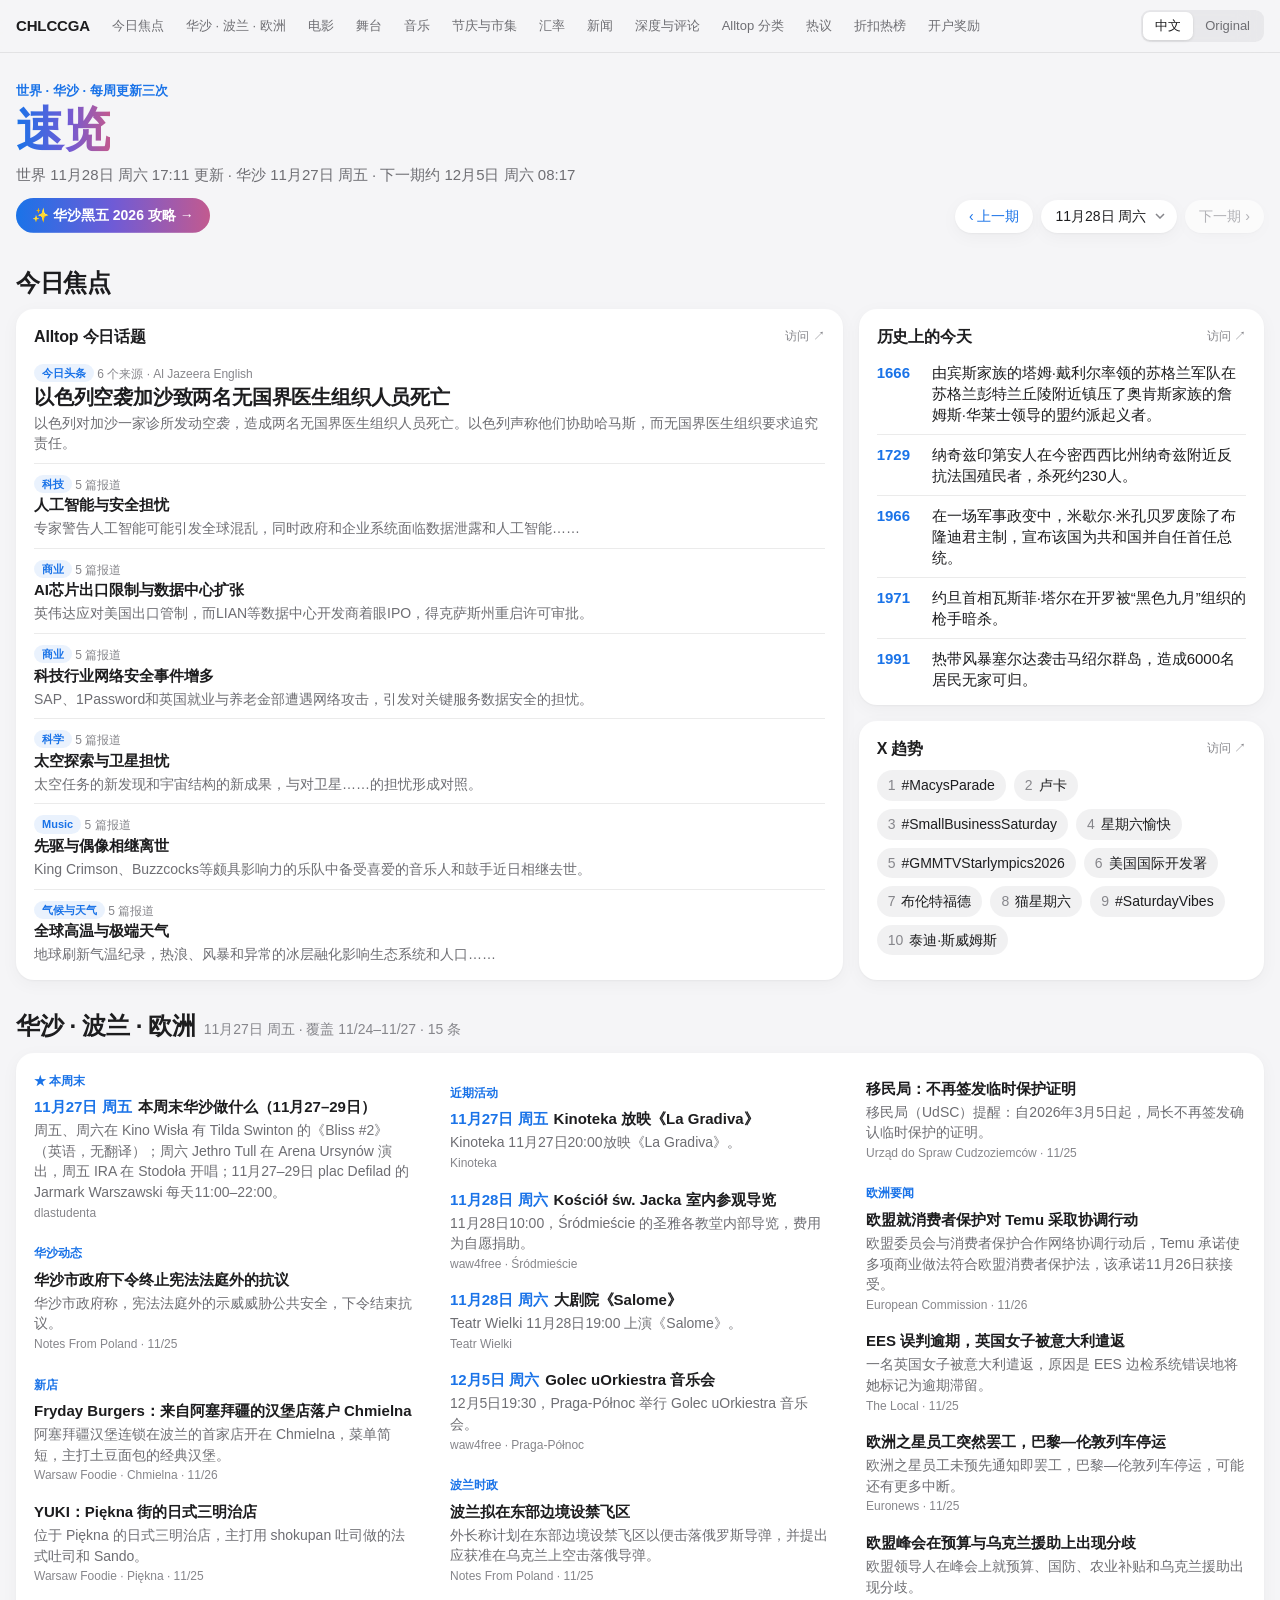
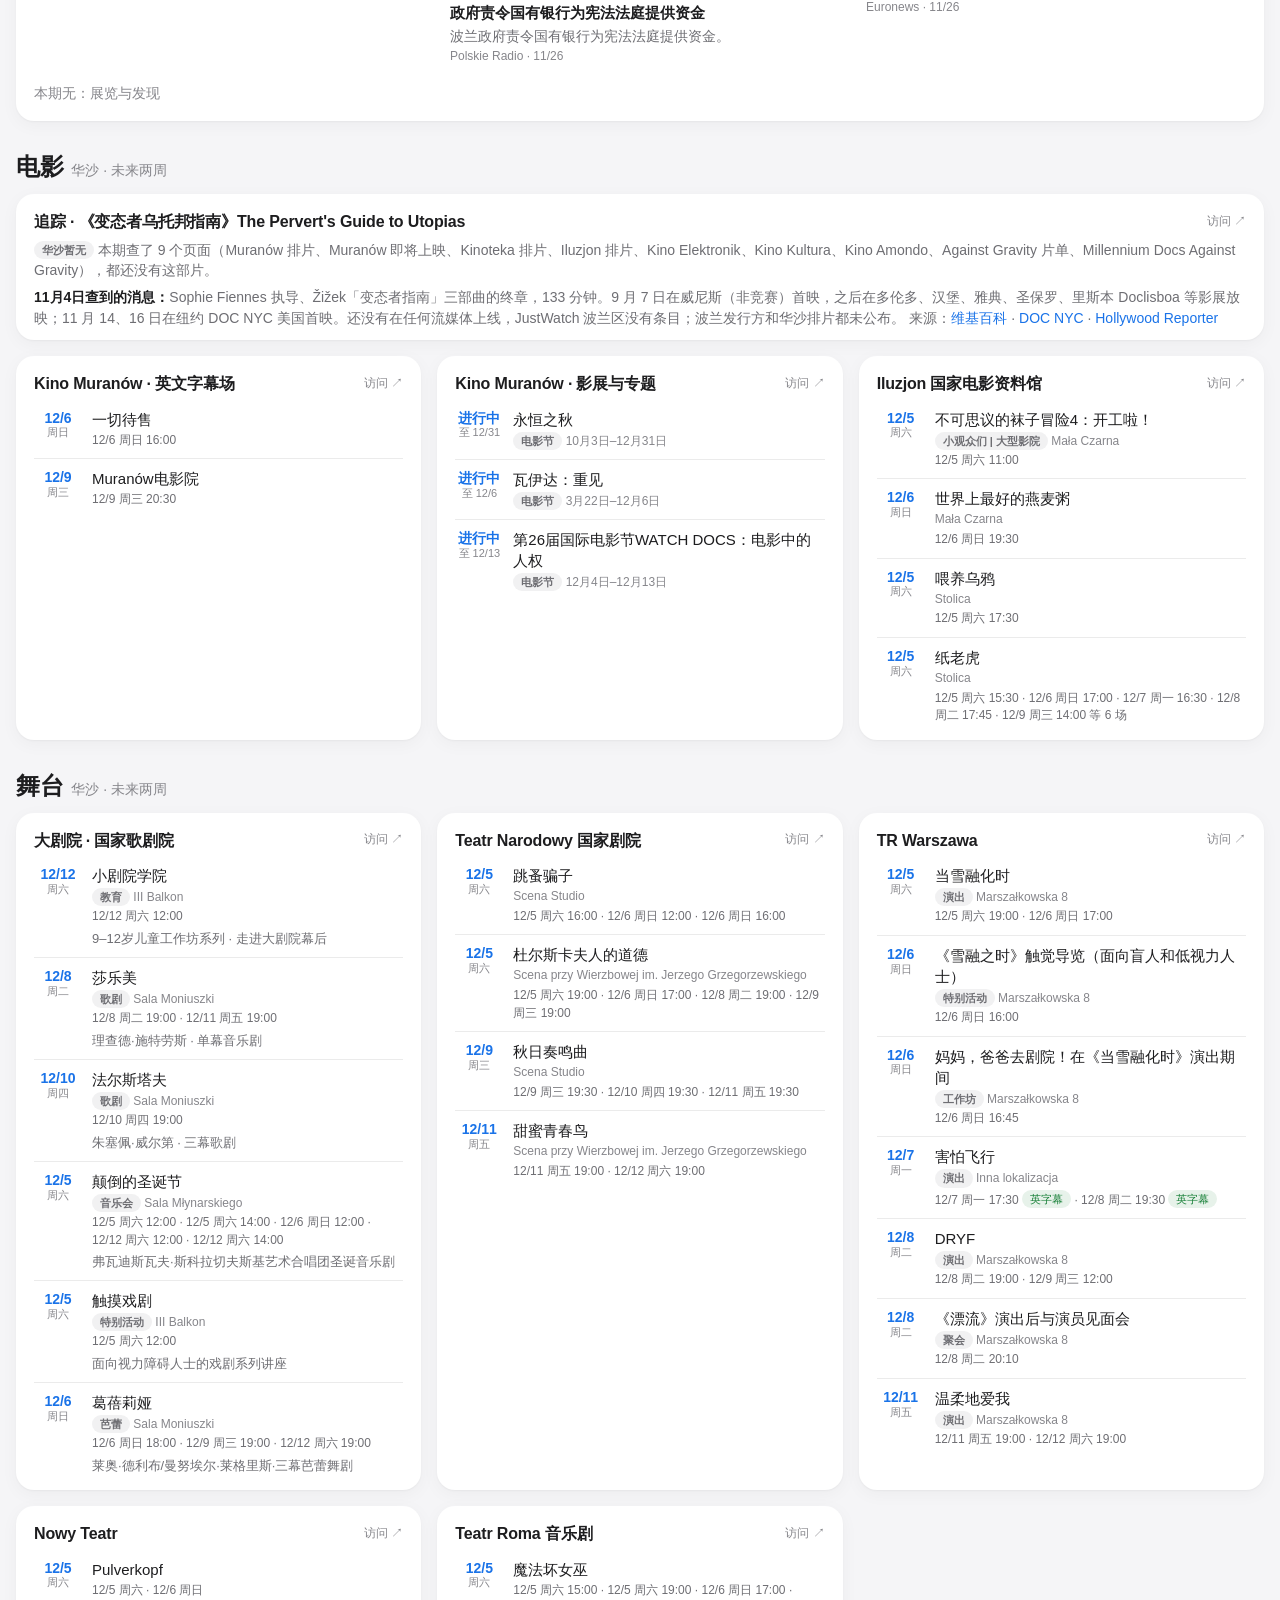
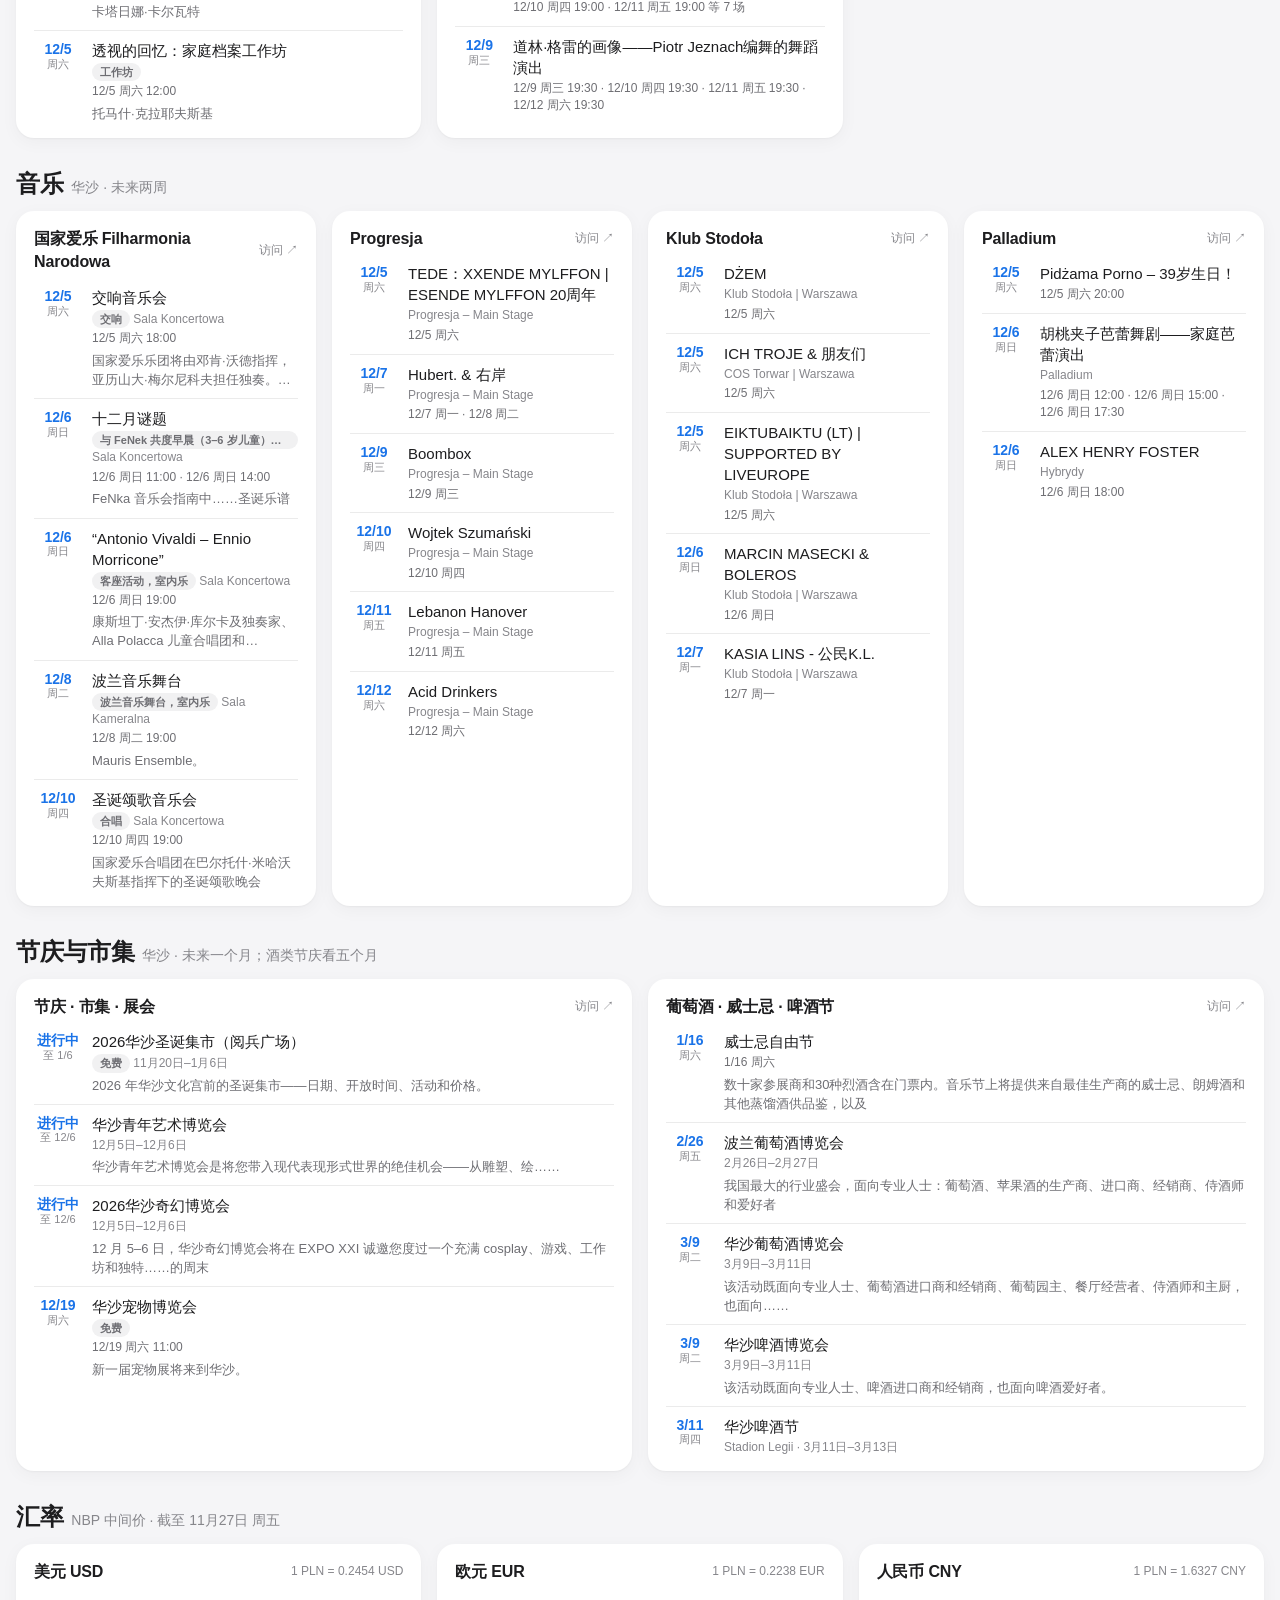
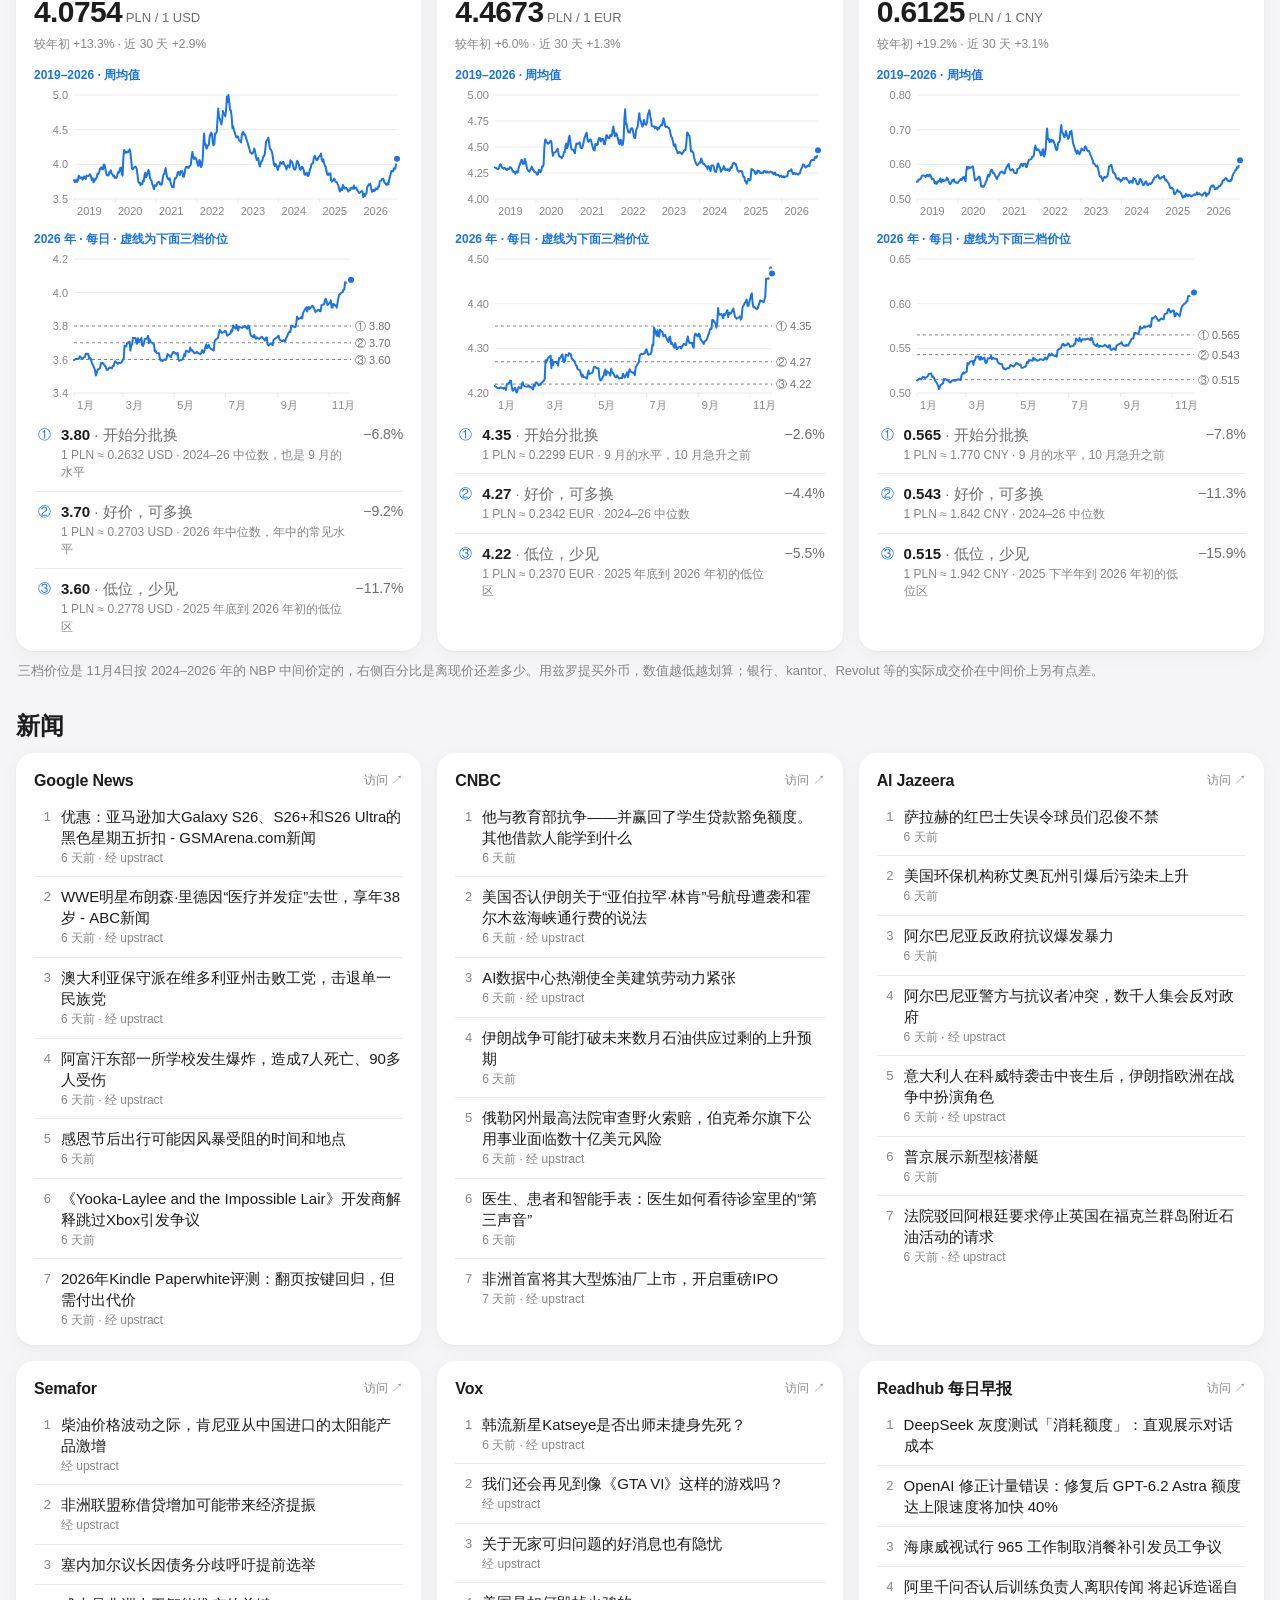
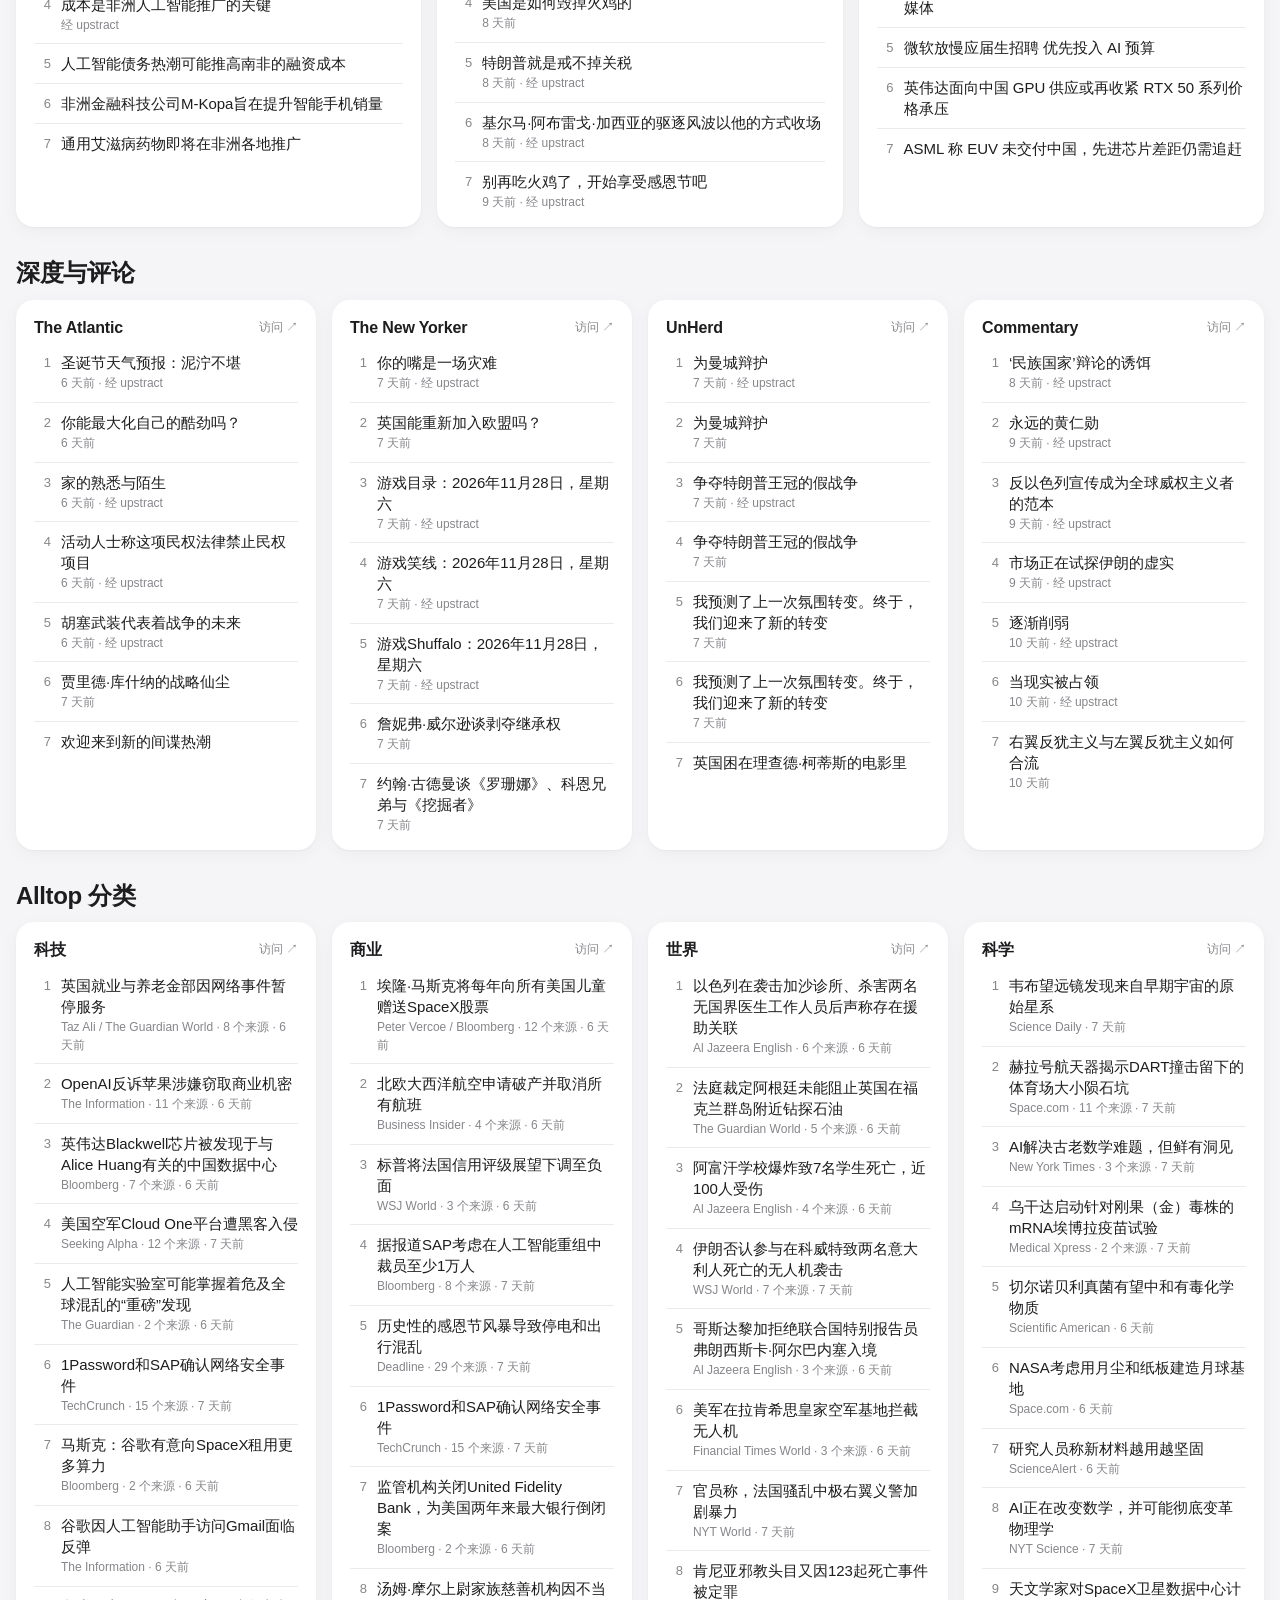
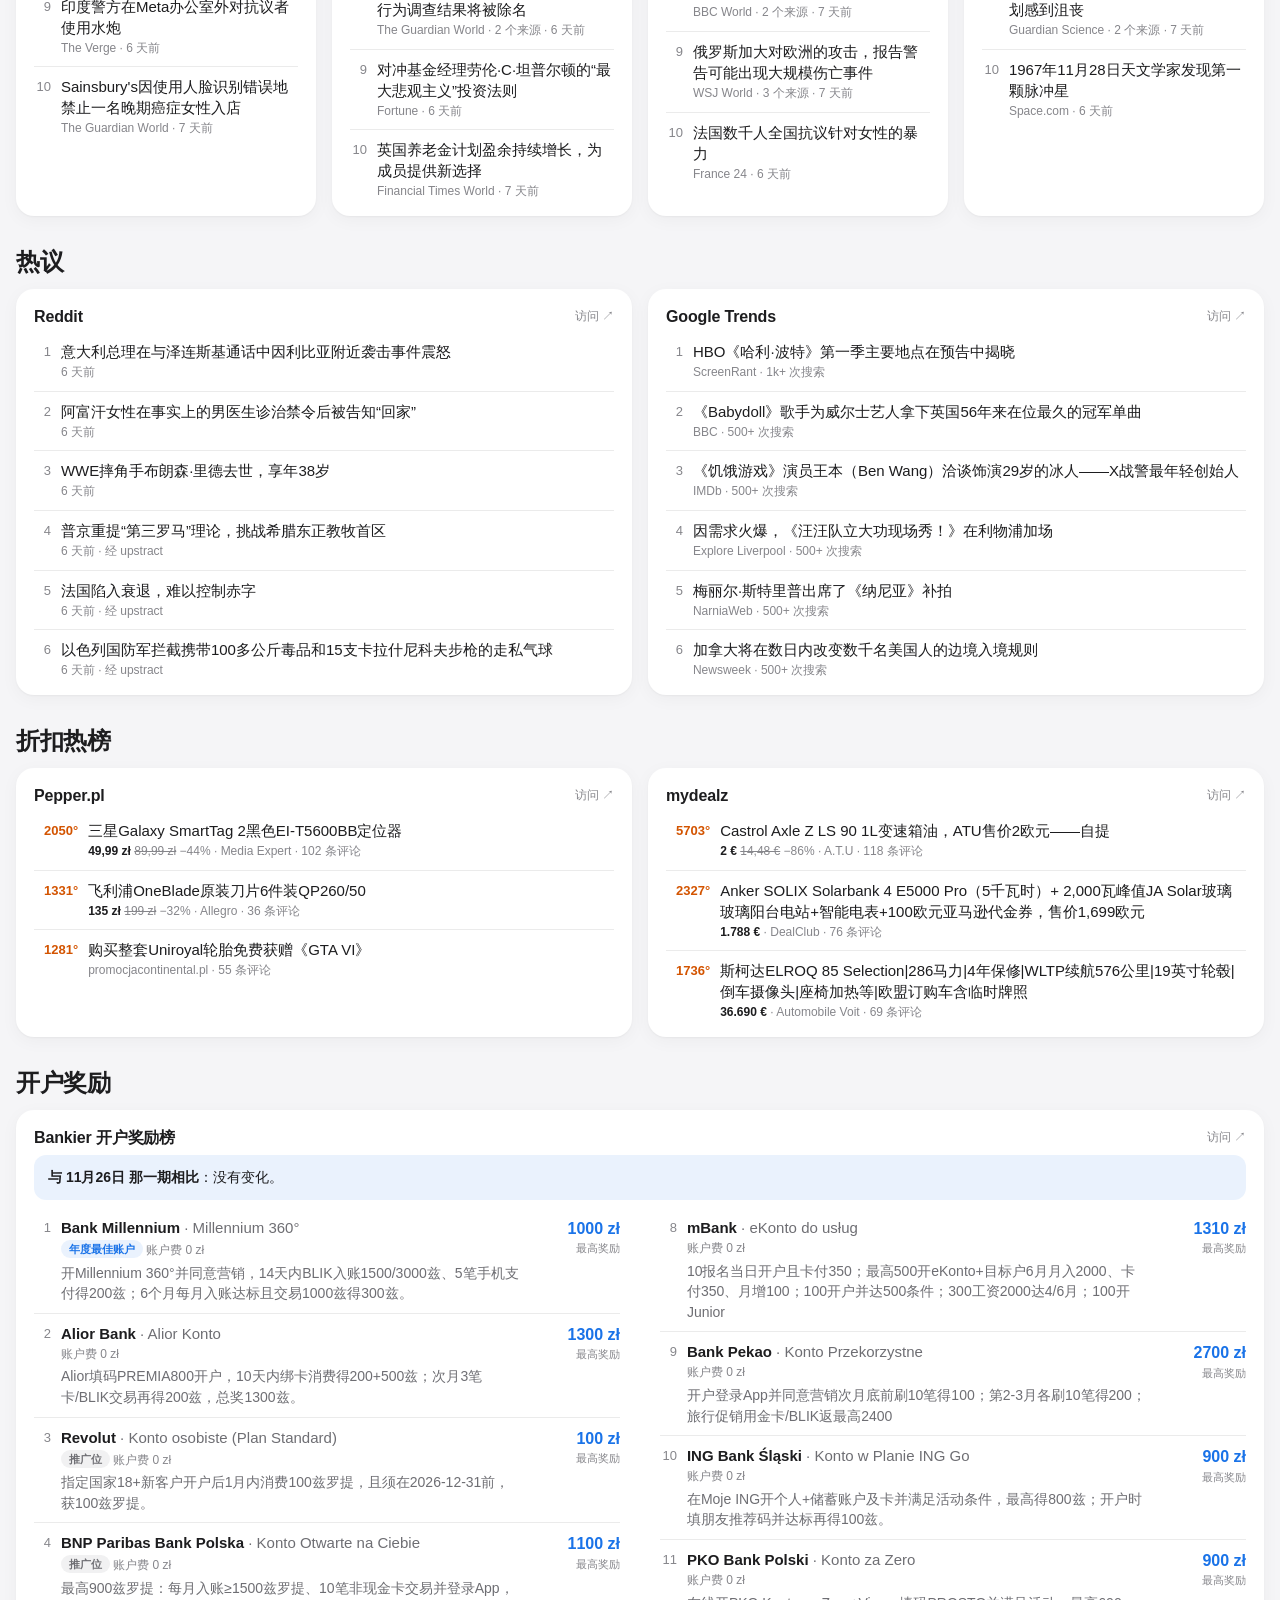
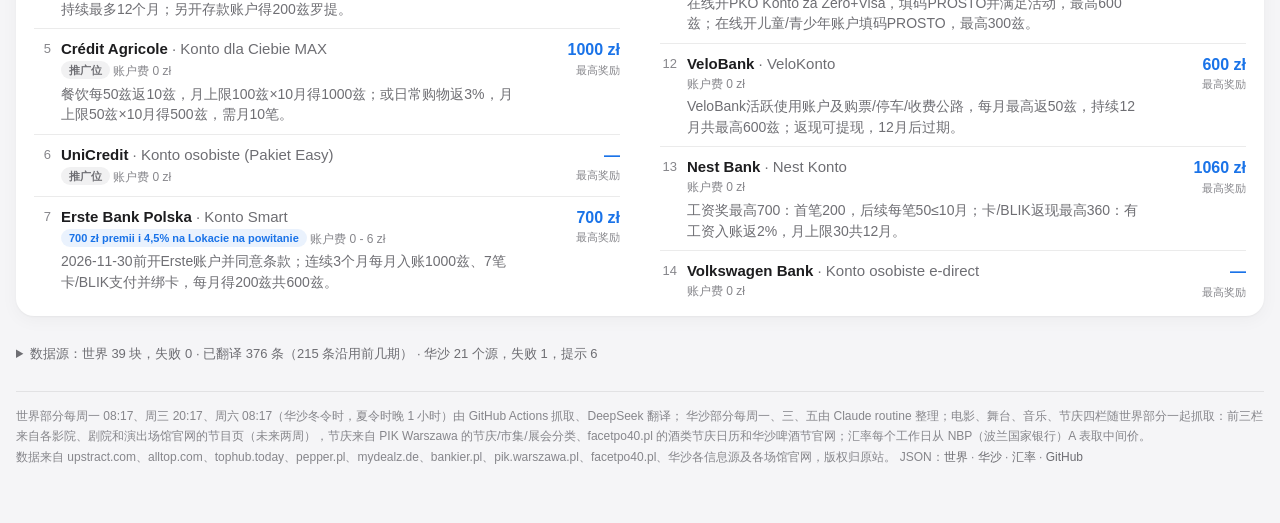
<file: index.html>
<!doctype html>
<html lang="zh-CN">
<head>
<meta charset="utf-8">
<meta name="viewport" content="width=device-width, initial-scale=1">
<title>速览</title>
<link rel="stylesheet" href="assets/site.css">
</head>
<body>
<header class="topbar">
  <div class="topbar-inner">
    <span class="brand">CHLCCGA</span>
    <nav class="secnav" id="secnav"></nav>
    <div class="seg" id="lang">
      <button data-lang="zh">中文</button>
      <button data-lang="orig">Original</button>
    </div>
  </div>
</header>

<main class="wrap">
  <div class="hero">
    <div>
      <p class="eyebrow">世界 · 华沙 · 每周更新三次</p>
      <h1><span class="grad">速览</span></h1>
      <p class="sub" id="sub">加载中…</p>
      <a class="bf-link" id="bf-link" href="blackfriday/">✨ 华沙黑五 2026 攻略 →</a>
      <script>if (Date.now() >= Date.parse("2026-12-08T00:00:00+01:00")) document.getElementById("bf-link").remove();</script>
    </div>
    <div class="issue-nav" id="issue-nav"></div>
  </div>
  <div id="notices"></div>
  <div id="content"></div>
  <details class="status" id="status" hidden></details>
  <footer class="site">
    世界部分每周一 08:17、周三 20:17、周六 08:17（华沙冬令时，夏令时晚 1 小时）由 GitHub Actions 抓取、DeepSeek 翻译；
    华沙部分每周一、三、五由 Claude routine 整理；电影、舞台、音乐、节庆四栏随世界部分一起抓取：前三栏来自各影院、剧院和演出场馆官网的节目页（未来两周），节庆来自 PIK Warszawa 的节庆/市集/展会分类、facetpo40.pl 的酒类节庆日历和华沙啤酒节官网；汇率每个工作日从 NBP（波兰国家银行）A 表取中间价。<br>
    数据来自 upstract.com、alltop.com、tophub.today、pepper.pl、mydealz.de、bankier.pl、pik.warszawa.pl、facetpo40.pl、华沙各信息源及各场馆官网，版权归原站。
    JSON：<a id="json-brief" href="brief/data/">世界</a> · <a id="json-warsaw" href="news/data/">华沙</a> · <a href="fx/data/rates.json">汇率</a> · <a href="https://github.com/CHLCCGA/CHLCCGA">GitHub</a>
  </footer>
</main>

<script>
// World part schedule (UTC) — keep in sync with .github/workflows/brief.yml.
const SLOTS = [[1, 7, 17], [3, 19, 17], [6, 7, 17]];   // [weekday, hour, minute]
const TAG_ZH = {
  "Story of the Day": "今日头条", "Tech": "科技", "Business": "商业", "Politics": "政治", "World": "世界",
  "Science": "科学", "Climate & Weather": "气候与天气", "Health": "健康", "Entertainment": "娱乐",
  "Sports": "体育", "Culture": "文化", "Finance": "金融", "Crypto": "加密货币", "AI": "人工智能",
};
// Warsaw digest categories, in reading order. They flow through one wide card in balanced
// columns, because how many items each category has changes from issue to issue.
const W_CATS = [
  ["warsaw_now", "华沙动态"], ["new_spots", "新店"], ["cool_finds", "展览与发现"],
  ["upcoming_events", "近期活动"], ["poland_brief", "波兰时政"], ["europe_brief", "欧洲要闻"],
];
const WD = ["周日", "周一", "周二", "周三", "周四", "周五", "周六"];
// Exchange rates (fx/data/rates.json, NBP mid rates, PLN per 1 unit), shown after the Warsaw part.
// Levels to watch when buying the currency with złoty — lower is better. Set by hand on FX_SET
// from the 2024–2026 NBP data; the distance to the current rate is computed live.
const FX_SET = "2026-11-04";
const FX_TIERS = ["开始分批换", "好价，可多换", "低位，少见"];
const FX = [
  { code: "USD", name: "美元", levels: [["3.80", "2024–26 中位数，也是 9 月的水平"], ["3.70", "2026 年中位数，年中的常见水平"], ["3.60", "2025 年底到 2026 年初的低位区"]] },
  { code: "EUR", name: "欧元", levels: [["4.35", "9 月的水平，10 月急升之前"], ["4.27", "2024–26 中位数"], ["4.22", "2025 年底到 2026 年初的低位区"]] },
  { code: "CNY", name: "人民币", levels: [["0.565", "9 月的水平，10 月急升之前"], ["0.543", "2024–26 中位数"], ["0.515", "2025 下半年到 2026 年初的低位区"]] },
];

let LANG = "zh";
try { LANG = localStorage.getItem("brief-lang") === "orig" ? "orig" : "zh"; } catch (e) {}
let S = null;   // { date, dates, brief, w: { date, items, sources } }

// ---------- helpers ----------
function el(tag, cls, text) {
  const e = document.createElement(tag);
  if (cls) e.className = cls;
  if (text != null) e.textContent = text;
  return e;
}
function link(href, cls, text) {
  const a = el(/^https?:\/\//.test(href || "") ? "a" : "span", cls, text);
  if (a.tagName === "A") { a.href = href; a.target = "_blank"; a.rel = "noopener"; }
  return a;
}
const zh = (item, key) => (LANG === "zh" && item[key + "_zh"]) || item[key];
const tagText = t => (LANG === "zh" && TAG_ZH[t]) || t;
const warsaw = (d, opts) => new Intl.DateTimeFormat("zh-CN", { timeZone: "Europe/Warsaw", ...opts }).format(d);
function parseDate(s) {
  const m = /^(\d{4})-(\d{2})-(\d{2})$/.exec(s || "");
  return m ? new Date(Date.UTC(+m[1], +m[2] - 1, +m[3])) : null;
}
function dateText(s, weekday = true) {
  const d = parseDate(s);
  if (!d) return s || "";
  const t = `${d.getUTCMonth() + 1}月${d.getUTCDate()}日`;
  return weekday ? `${t} ${WD[d.getUTCDay()]}` : t;
}
function shortDate(s) {
  const d = parseDate(s);
  return d ? `${d.getUTCMonth() + 1}/${d.getUTCDate()}` : (s || "");
}
function minusDays(s, n) {
  const d = parseDate(s);
  if (!d) return "";
  d.setUTCDate(d.getUTCDate() - n);
  return d.toISOString().slice(0, 10);
}
function ago(iso) {
  const t = Date.parse(iso);
  if (!t) return "";
  const min = Math.max(1, Math.round((Date.now() - t) / 60000));
  if (min < 60) return `${min} 分钟前`;
  if (min < 48 * 60) return `${Math.round(min / 60)} 小时前`;
  return `${Math.round(min / 1440)} 天前`;
}
function nextRun(now) {
  for (let add = 0; add < 8; add++) {
    for (const [wd, h, m] of SLOTS) {
      const d = new Date(Date.UTC(now.getUTCFullYear(), now.getUTCMonth(), now.getUTCDate() + add, h, m));
      if (d.getUTCDay() === wd && d > now) return d;
    }
  }
  return null;
}
function money(v, cur) {
  if (v == null) return "";
  const loc = cur === "PLN" ? "pl-PL" : "de-DE";
  return new Intl.NumberFormat(loc, { style: "currency", currency: cur, maximumFractionDigits: Number.isInteger(v) ? 0 : 2 }).format(v);
}
function favicon(home) {
  try {
    const img = el("img");
    img.src = `https://www.google.com/s2/favicons?domain=${new URL(home).hostname}&sz=64`;
    img.alt = ""; img.loading = "lazy";
    img.onerror = () => img.remove();
    return img;
  } catch (e) { return null; }
}
function meta(parts) {
  const m = el("div", "meta");
  parts.filter(Boolean).forEach((p, i) => m.append(i ? el("span", "dot", p) : el("span", null, p)));
  return m;
}
function cardShell(name, home, cls) {
  const card = el("article", "card" + (cls ? " " + cls : ""));
  const head = el("div", "card-head");
  if (home) { const f = favicon(home); if (f) head.append(f); }
  head.append(el("h3", null, name));
  if (home) head.append(link(home, "home", "访问 ↗"));
  card.append(head);
  return card;
}

// ---------- world blocks ----------
function renderList(items, ol) {
  items.forEach((it, i) => {
    const li = el("li");
    li.append(el("span", "rank", i + 1));
    const b = el("div", "body");
    b.append(link(it.url, "t", zh(it, "title")));
    const parts = [
      it.at && `${shortDate(it.at)} ${wd(it.at)}举行`,
      it.source,
      it.traffic && `${it.traffic} 次搜索`,
      it.count && `${it.count} 个来源`,
      it.time && ago(it.time),
      it.gated && "经 upstract",
    ];
    if (parts.some(Boolean)) b.append(meta(parts));
    li.append(b);
    ol.append(li);
  });
}
function renderThreads(items, ol) {
  ol.classList.add("threads");
  items.forEach((it, i) => {
    const li = el("li", i === 0 && it.tag === "Story of the Day" ? "lead" : null);
    const b = el("div", "body");
    const top = el("div", "meta");
    if (it.tag) top.append(el("span", "tag", tagText(it.tag)), " ");
    if (it.count) top.append(`${it.count} ${it.tag === "Story of the Day" ? "个来源" : "篇报道"}`);
    if (it.source) top.append(` · ${it.source}`);
    b.append(top, link(it.url, "t", zh(it, "title")));
    if (it.summary) b.append(el("div", "summary", zh(it, "summary")));
    li.append(b);
    ol.append(li);
  });
}
function renderDeals(items, ol) {
  items.forEach(it => {
    const li = el("li", it.expired ? "expired" : null);
    li.append(el("span", "temp", `${it.temperature}°`));
    const b = el("div", "body");
    b.append(link(it.url, "t", zh(it, "title")));
    const m = el("div", "meta");
    if (it.price != null) {
      m.append(el("span", "price", money(it.price, it.currency)));
      if (it.price_old) {
        m.append(" ", el("span", "price-old", money(it.price_old, it.currency)));
        m.append(` −${Math.round((1 - it.price / it.price_old) * 100)}%`);
      }
    }
    const rest = [it.merchant, it.comments ? `${it.comments} 条评论` : null, it.expired ? "已过期" : null].filter(Boolean);
    if (rest.length) m.append((it.price != null ? " · " : "") + rest.join(" · "));
    b.append(m);
    li.append(b);
    ol.append(li);
  });
}
function renderOtd(items, ol) {
  items.forEach(it => {
    const li = el("li");
    li.append(el("span", "year", it.year));
    const b = el("div", "body");
    b.append(link(it.url, "t", zh(it, "title")));
    li.append(b);
    ol.append(li);
  });
}
function renderChanges(ch) {
  const box = el("div", "changes");
  if (!ch || !ch.prev) { box.append("首次记录，从下一期起会在这里显示与上一期相比的变化。"); return box; }
  const lines = [];
  for (const x of ch.added || []) lines.push(`新上榜：${x.title}（第 ${x.rank} 名）`);
  for (const x of ch.removed || []) lines.push(`下榜：${x.title}（原第 ${x.rank} 名）`);
  for (const x of ch.moved || []) lines.push(`名次变化：${x.title} 第 ${x.from} → 第 ${x.to} 名`);
  for (const x of ch.bonus || []) lines.push(`奖励变化：${x.title} ${x.from == null ? "无" : money(x.from, "PLN")} → ${x.to == null ? "无" : money(x.to, "PLN")}`);
  const head = el("b", null, `与 ${dateText(ch.prev, false)} 那一期相比`);
  if (!lines.length) { box.append(head, "：没有变化。"); return box; }
  box.append(head, `：${lines.length} 处变化`);
  const ul = el("ul");
  lines.forEach(l => ul.append(el("li", null, l)));
  box.append(ul);
  return box;
}
function renderBank(block, card, ol) {
  card.insertBefore(renderChanges(block.changes), ol);
  ol.classList.add("bank");
  block.items.forEach(it => {
    const li = el("li");
    li.append(el("span", "rank", it.rank));
    const b = el("div", "body");
    const name = link(it.url, "t", null);
    name.append(el("span", "who", it.bank || it.title));
    if (it.product) name.append(el("span", "dim", ` · ${it.product}`));
    b.append(name);
    const tags = el("div", "meta");
    if (it.promoted) tags.append(el("span", "tag gray", "推广位"), " ");
    if (it.label && !it.promoted) tags.append(el("span", "tag", LANG === "zh" && /Zwycięzca/.test(it.label) ? "年度最佳账户" : it.label), " ");
    if (it.account_fee) tags.append(`账户费 ${it.account_fee}`);
    if (tags.childNodes.length) b.append(tags);
    const bonusText = LANG === "zh" ? (it.bonus_zh || it.bonus_text) : it.bonus_text;
    if (bonusText) b.append(el("div", "summary", bonusText));
    li.append(b);
    const bonus = el("div", "bonus", it.bonus_max != null ? money(it.bonus_max, "PLN") : "—");
    bonus.append(el("small", null, "最高奖励"));
    li.append(bonus);
    ol.append(li);
  });
}
// ---------- Warsaw what's-on (kind: events): items are works with shows, or festival runs ----------
// Latest issue: EV_NOW = now on the Warsaw clock, EV_TODAY = today. Older issue: EV_NOW = "", EV_TODAY = its date.
let EV_NOW = "", EV_TODAY = "";
function nowWarsaw() {   // "YYYY-MM-DDTHH:MM" on the Warsaw clock
  return new Intl.DateTimeFormat("sv-SE", { timeZone: "Europe/Warsaw", year: "numeric", month: "2-digit", day: "2-digit",
    hour: "2-digit", minute: "2-digit" }).format(new Date()).replace(" ", "T");
}
// An issue is read for up to two and a half days: on the latest one, drop shows that have already started.
function upcoming(block) {
  if (block.kind === "list" && block.status === "ok" && EV_NOW) return { ...block, items: block.items.filter(it => !it.at || it.at >= EV_TODAY) };
  if (block.kind !== "events" || block.status !== "ok" || !EV_NOW) return block;
  const items = block.items
    .map(it => it.shows ? { ...it, shows: it.shows.filter(s => s.at.length > 10 ? s.at >= EV_NOW : s.at >= EV_TODAY) } : it)
    .filter(it => it.shows ? it.shows.length : it.end >= EV_TODAY);
  return { ...block, items };
}
const wd = s => WD[parseDate(s.slice(0, 10)).getUTCDay()];
function renderEvents(items, ol) {
  items.forEach(it => {
    const li = el("li");
    const day = el("div", "evd");
    if (it.shows) day.append(el("b", null, shortDate(it.shows[0].at.slice(0, 10))), el("small", null, wd(it.shows[0].at)));
    else if (it.start > EV_TODAY) day.append(el("b", null, shortDate(it.start)), el("small", null, wd(it.start)));
    else day.append(el("b", null, "进行中"), el("small", null, `至 ${shortDate(it.end)}`));
    li.append(day);
    const b = el("div", "body");
    b.append(link(it.url, "t", zh(it, "title")));
    const m = el("div", "meta ev-meta");
    if (it.tag) m.append(el("span", "tag gray", zh(it, "tag")), " ");
    m.append([it.place, !it.shows && `${dateText(it.start, false)}–${dateText(it.end, false)}`].filter(Boolean).join(" · "));
    if (m.textContent.trim()) b.append(m);
    if (it.shows) {
      const sh = el("div", "shows");
      it.shows.slice(0, 5).forEach((s, i) => {
        if (i) sh.append(" · ");
        sh.append(`${shortDate(s.at.slice(0, 10))} ${wd(s.at)}${s.at.length > 10 ? " " + s.at.slice(11, 16) : ""}`);
        if (s.en) sh.append(" ", el("span", "tag en", "英字幕"));
      });
      if (it.shows.length > 5) sh.append(` 等 ${it.shows.length} 场`);
      b.append(sh);
    }
    if (it.summary) b.append(el("div", "summary ev-sum", zh(it, "summary")));
    li.append(b);
    ol.append(li);
  });
}

function renderBlock(block, limit, cls) {
  const card = cardShell(block.name, block.home, cls);
  card.id = `b-${block.id}`;
  if (block.status !== "ok") {
    card.append(el("p", "fail", `本期未抓到：${block.error || "未知错误"}`));
    return card;
  }
  const items = limit ? block.items.slice(0, limit) : block.items;
  if (block.kind === "trends") {
    const box = el("div", "trend-chips");
    items.forEach((it, i) => {
      const a = link(it.url, null, null);
      a.append(el("b", null, i + 1), zh(it, "title"));
      box.append(a);
    });
    card.append(box);
    return card;
  }
  const ol = el("ol", "items");
  card.append(ol);
  if (block.kind === "bank") renderBank(block, card, ol);
  else ({ threads: renderThreads, deals: renderDeals, otd: renderOtd, events: renderEvents }[block.kind] || renderList)(items, ol);
  return card;
}

// Columns follow the card count so every row is full: 4 → 4, 3/6 → 3, 2 → 2, 1 → 1.
function colsFor(n) { return n % 4 === 0 ? 4 : n % 3 === 0 ? 3 : n <= 2 ? n : 3; }

function section(id, label, note) {
  const sec = el("section", "group");
  sec.id = id;
  const h = el("h2", null, label);
  if (note) h.append(el("small", null, note));
  sec.append(h);
  document.getElementById("secnav").append(Object.assign(el("a", null, label), { href: `#${id}` }));
  return sec;
}
function renderGroup(g, blocks, note) {
  const sec = section(`g-${g.id}`, g.label, note);
  if (g.layout === "lead") {
    const grid = el("div", "grid c3 lead");
    grid.append(renderBlock(blocks[0], null, "span2"));
    const stack = el("div", "stack");
    blocks.slice(1).forEach(b => stack.append(renderBlock(b)));
    grid.append(stack);
    sec.append(grid);
    return sec;
  }
  const grid = el("div", `grid c${colsFor(blocks.length)}`);
  // Same number of rows in every headline list of a section, so the cards line up.
  const lists = blocks.filter(b => b.status === "ok" && b.kind === "list");
  const limit = lists.length > 1 ? Math.max(5, Math.min(...lists.map(b => b.items.length))) : null;
  blocks.forEach(b => grid.append(renderBlock(b, b.kind === "list" ? limit : null)));
  sec.append(grid);
  return sec;
}

// ---------- Warsaw digest ----------
const wTitle = it => (LANG === "orig" && it.title_original) || it.title_zh || it.title_original || "";
function wItem(it, showWhen, heading) {
  const li = el("div", "w-item" + (heading ? " first" : ""));
  if (heading) li.append(el("p", "sub-h", heading));
  const b = el("div", "body");
  const t = link(it.source_url, "t strong", null);
  if (showWhen && it.event_date) t.append(el("span", "when", dateText(it.event_date)));
  t.append(wTitle(it));
  if (!showWhen && it.category === "cool_finds" && it.event_date) t.append(el("span", "dim", ` · ${dateText(it.event_date, false)}起`));
  b.append(t);
  if (it.summary_zh) b.append(el("div", "summary", it.summary_zh));
  const bits = [it.source_name];
  if (it.venue && it.venue !== it.source_name) bits.push(it.venue);
  if (!showWhen && it.published_date) bits.push(shortDate(it.published_date));
  b.append(el("div", "meta", bits.filter(Boolean).join(" · ")));
  li.append(b);
  return li;
}
function renderWarsaw(w) {
  const sec = section("g-warsaw", "华沙 · 波兰 · 欧洲",
    `${dateText(w.date)} · 覆盖 ${shortDate(minusDays(w.date, 3))}–${shortDate(w.date)} · ${w.items.length} 条`);
  const card = el("article", "card");
  const flow = el("div", "flow");
  const weekend = w.items.filter(it => (it.tags || []).includes("weekend"));
  weekend.forEach((it, i) => flow.append(wItem(it, true, i === 0 ? "★ 本周末" : null)));
  const none = [];
  for (const [cat, label] of W_CATS) {
    let list = w.items.filter(it => it.category === cat && !weekend.includes(it));
    if (!list.length) { none.push(label); continue; }
    if (cat === "upcoming_events") list = list.slice().sort((a, b) => (a.event_date || "").localeCompare(b.event_date || ""));
    list.forEach((it, i) => flow.append(wItem(it, cat === "upcoming_events", i === 0 ? label : null)));
  }
  card.append(flow);
  if (none.length) card.append(el("p", "empty", `本期无：${none.join("、")}`));
  sec.append(card);
  return sec;
}

// ---------- exchange rates ----------
const DAY = 86400000;
const NS = "http://www.w3.org/2000/svg";
function svg(tag, attrs, text) {
  const e = document.createElementNS(NS, tag);
  for (const k in attrs) e.setAttribute(k, attrs[k]);
  if (text != null) e.textContent = text;
  return e;
}
const pct = (a, b) => `${a >= b ? "+" : "−"}${Math.abs((a / b - 1) * 100).toFixed(1)}%`;
const fullDate = t => { const d = new Date(t); return `${d.getUTCFullYear()}年${d.getUTCMonth() + 1}月${d.getUTCDate()}日`; };
// Clean y ticks: a 1/2/2.5/5 × 10^k step giving about four lines.
function niceTicks(lo, hi) {
  const raw = (hi - lo) / 3, mag = 10 ** Math.floor(Math.log10(raw));
  const m = [1, 2, 2.5, 5, 10].find(m => m * mag >= raw), step = m * mag;
  const dec = Math.max(0, -Math.floor(Math.log10(mag)) + (m === 2.5 ? 1 : 0));
  const ticks = [];
  for (let v = Math.floor(lo / step) * step; v <= hi + step * 1e-9; v += step) ticks.push(+v.toFixed(dec));
  if (ticks[ticks.length - 1] < hi) ticks.push(+(ticks[ticks.length - 1] + step).toFixed(dec));
  return { ticks, dec };
}
// One line chart: pts = [{t, v, label}]. Drawn (and redrawn on resize) once the card is in the page.
const FX_CHARTS = [];
function fxChart(pts, { h, xTicks, levels }) {
  const box = el("div", "fx-chart");
  box.style.height = `${h}px`;
  const tip = el("div", "fx-tip");
  tip.hidden = true;
  const draw = () => {
    const W = box.clientWidth;
    if (!W) return;
    const L = 40, R = levels ? 52 : 6, T = 6, B = 20, pw = W - L - R, ph = h - T - B;
    const t0 = pts[0].t, t1 = pts[pts.length - 1].t;
    const vals = pts.map(p => p.v).concat(levels ? levels.map(l => +l[0]) : []);
    const { ticks, dec } = niceTicks(Math.min(...vals), Math.max(...vals));
    const y0 = ticks[0], y1 = ticks[ticks.length - 1];
    const X = t => L + (t - t0) / (t1 - t0) * pw, Y = v => T + (1 - (v - y0) / (y1 - y0)) * ph;
    const s = svg("svg", { width: W, height: h, viewBox: `0 0 ${W} ${h}` });
    for (const v of ticks) {
      s.append(svg("line", { class: "grid", x1: L, x2: L + pw, y1: Y(v), y2: Y(v) }));
      s.append(svg("text", { x: L - 6, y: Y(v) + 4, "text-anchor": "end" }, v.toFixed(dec)));
    }
    // x labels sit just right of the start of each year / month (the data starts a day or two
    // after 1 January, or on the Monday before it for weekly points)
    const xs = [];
    const y = new Date(t0 + 7 * DAY).getUTCFullYear();
    if (xTicks === "year") for (let k = y; k <= new Date(t1).getUTCFullYear(); k++) xs.push([Date.UTC(k, 0, 1), String(k)]);
    else for (let m = 0; m < 12; m++) { const t = Date.UTC(y, m, 1); if (t <= t1) xs.push([t, `${m + 1}月`]); }
    const every = pw / xs.length < (xTicks === "year" ? 36 : 30) ? 2 : 1;
    xs.forEach(([t, text], i) => {
      if (i % every) return;
      const x = X(Math.max(t, t0));
      s.append(svg("line", { class: "grid", x1: x, x2: x, y1: T + ph, y2: T + ph + 4 }));
      s.append(svg("text", { x: x + 3, y: h - 4 }, text));
    });
    (levels || []).forEach(([v], i) => {
      s.append(svg("line", { class: "level", x1: L, x2: L + pw, y1: Y(+v), y2: Y(+v) }));
      s.append(svg("text", { class: "level-t", x: L + pw + 4, y: Y(+v) + 4 }, `${"①②③"[i]} ${v}`));
    });
    s.append(svg("path", { class: "line", d: "M" + pts.map(p => `${X(p.t).toFixed(1)},${Y(p.v).toFixed(1)}`).join("L") }));
    const last = pts[pts.length - 1];
    s.append(svg("circle", { class: "dot", cx: X(last.t), cy: Y(last.v), r: 4 }));
    // hover: crosshair snaps to the nearest point
    const cross = svg("line", { class: "cross", y1: T, y2: T + ph, visibility: "hidden" });
    const hot = svg("circle", { class: "dot", r: 4, visibility: "hidden" });
    s.append(cross, hot);
    const show = e => {
      const r = s.getBoundingClientRect(), t = t0 + (e.clientX - r.left - L) / pw * (t1 - t0);
      let lo = 0, hi = pts.length - 1;
      while (hi - lo > 1) { const mid = (lo + hi) >> 1; (pts[mid].t < t ? lo = mid : hi = mid); }
      const p = t - pts[lo].t < pts[hi].t - t ? pts[lo] : pts[hi];
      const x = X(p.t);
      cross.setAttribute("x1", x); cross.setAttribute("x2", x); cross.setAttribute("visibility", "visible");
      hot.setAttribute("cx", x); hot.setAttribute("cy", Y(p.v)); hot.setAttribute("visibility", "visible");
      tip.replaceChildren(el("b", null, p.v.toFixed(4)), el("span", null, p.label));
      tip.hidden = false;
      const tw = tip.offsetWidth;
      tip.style.left = `${Math.min(Math.max(x - tw / 2, 0), W - tw)}px`;
    };
    const hide = () => { cross.setAttribute("visibility", "hidden"); hot.setAttribute("visibility", "hidden"); tip.hidden = true; };
    s.addEventListener("pointermove", show);
    s.addEventListener("pointerdown", show);
    s.addEventListener("pointerleave", e => { if (e.pointerType === "mouse") hide(); });   // a tap keeps its readout
    box.replaceChildren(s, tip);
  };
  FX_CHARTS.push(draw);
  return box;
}
function drawFx() { FX_CHARTS.forEach(d => d()); }
let fxFrame = 0;
window.addEventListener("resize", () => { cancelAnimationFrame(fxFrame); fxFrame = requestAnimationFrame(drawFx); });

function renderFx(fx) {
  FX_CHARTS.length = 0;
  const times = fx.dates.map(d => parseDate(d).getTime());
  const lastT = times[times.length - 1];
  const yearStart = Date.UTC(new Date(lastT).getUTCFullYear(), 0, 1);
  const sec = section("g-fx", "汇率", `NBP 中间价 · 截至 ${dateText(fx.dates[fx.dates.length - 1])}`);
  const grid = el("div", "grid c3");
  for (const c of FX) {
    const v = fx[c.code];
    if (!v) continue;
    const cur = v[v.length - 1];
    const card = cardShell(`${c.name} ${c.code}`, null, "fx-card");
    card.querySelector(".card-head").append(el("span", "home", `1 PLN = ${(1 / cur).toFixed(4)} ${c.code}`));
    const now = el("div", "fx-now");
    now.append(el("span", "fx-val", cur.toFixed(4)), el("span", "fx-unit", ` PLN / 1 ${c.code}`));
    const iy = times.findIndex(t => t >= yearStart), im = times.findIndex(t => t >= lastT - 30 * DAY);
    now.append(el("div", "meta", `较年初 ${pct(cur, v[iy])} · 近 30 天 ${pct(cur, v[im])}`));
    card.append(now);

    // 2019–: weekly averages (Monday-keyed), daily would be several points per pixel
    const weeks = new Map();
    times.forEach((t, i) => {
      const mon = t - ((new Date(t).getUTCDay() + 6) % 7) * DAY;
      const wk = weeks.get(mon) || weeks.set(mon, { s: 0, n: 0 }).get(mon);
      wk.s += v[i]; wk.n++;
    });
    const long = [...weeks].map(([t, wk]) => ({ t, v: wk.s / wk.n, label: `${fullDate(t)}起一周均值` }));
    card.append(el("p", "sub-h", `${fx.dates[0].slice(0, 4)}–${new Date(lastT).getUTCFullYear()} · 周均值`));
    card.append(fxChart(long, { h: 130, xTicks: "year" }));

    const year = times.map((t, i) => ({ t, v: v[i], label: fullDate(t) })).filter(p => p.t >= yearStart);
    card.append(el("p", "sub-h", `${new Date(lastT).getUTCFullYear()} 年 · 每日 · 虚线为下面三档价位`));
    card.append(fxChart(year, { h: 160, xTicks: "month", levels: c.levels }));

    const ol = el("ol", "items fx-levels");
    c.levels.forEach(([lv, why], i) => {
      const li = el("li");
      li.append(el("span", "rank", "①②③"[i]));
      const b = el("div", "body");
      const t = el("div", "t");
      t.append(el("b", null, lv), el("span", "dim", ` · ${FX_TIERS[i]}`));
      b.append(t, el("div", "meta", `1 PLN ≈ ${(1 / lv).toFixed(c.code === "CNY" ? 3 : 4)} ${c.code} · ${why}`));
      li.append(b);
      li.append(el("span", "fx-gap", cur <= +lv ? "已到" : pct(+lv, cur)));
      ol.append(li);
    });
    card.append(ol);
    grid.append(card);
  }
  sec.append(grid);
  sec.append(el("p", "fx-note", `三档价位是 ${dateText(FX_SET, false)}按 2024–2026 年的 NBP 中间价定的，右侧百分比是离现价还差多少。用兹罗提买外币，数值越低越划算；银行、kantor、Revolut 等的实际成交价在中间价上另有点差。`));
  return sec;
}

// ---------- watched films (brief.watch): this issue's check of Warsaw cinema pages + news written by hand ----------
function renderWatch(w) {
  const card = cardShell(`追踪 · ${w.name}`, w.link, "watch");
  const auto = el("p", "watch-line");
  const ok = w.checked.filter(c => c.ok);
  if (w.hits.length) {
    auto.append(el("span", "tag en", "华沙有动静"), ` 本期在 ${[...new Set(w.hits.map(h => h.name))].join("、")} 的页面里搜到了：`);
    card.append(auto);
    const ul = el("ul", "watch-hits");
    w.hits.forEach(h => { const li = el("li"); li.append(link(h.url, null, h.name), `：…${h.text}…`); ul.append(li); });
    card.append(ul);
  } else {
    auto.append(el("span", "tag gray", "华沙暂无"), ` 本期查了 ${ok.length} 个页面（${ok.map(c => c.name).join("、")}），都还没有这部片。`);
    card.append(auto);
  }
  const failed = w.checked.filter(c => !c.ok);
  if (failed.length) card.append(el("p", "watch-line dim", `本期没抓到：${failed.map(c => c.name).join("、")}`));
  const note = el("p", "watch-line");
  note.append(el("b", null, `${dateText(w.asof, false)}查到的消息：`), w.note);
  (w.sources || []).forEach(([name, url], i) => note.append(i ? " · " : " 来源：", link(url, null, name)));
  card.append(note);
  return card;
}

// ---------- page ----------
function render() {
  const { date, dates, brief, w, fx } = S;
  document.querySelectorAll("#lang button").forEach(b => b.classList.toggle("on", b.dataset.lang === LANG));
  document.title = `速览 · ${date}`;

  const latest = dates.indexOf(date) === 0;
  const next = nextRun(new Date());
  const bits = [];
  if (brief) bits.push(`世界 ${dateText(brief.date)} ${warsaw(new Date(brief.generated_at), { hour: "2-digit", minute: "2-digit" })} 更新`);
  if (w) bits.push(`华沙 ${dateText(w.date)}`);
  if (latest && next) bits.push(`下一期约 ${warsaw(next, { month: "long", day: "numeric" })} ${warsaw(next, { weekday: "short" })} ${warsaw(next, { hour: "2-digit", minute: "2-digit" })}`);
  document.getElementById("sub").textContent = bits.join(" · ");

  const nav = document.getElementById("issue-nav");
  nav.replaceChildren();
  const i = dates.indexOf(date);
  const older = dates[i + 1], newer = dates[i - 1];
  const step = (d, text) => Object.assign(el("a", "pill-btn" + (d ? "" : " off"), text), d ? { href: `?d=${d}` } : {});
  const sel = el("select");
  dates.forEach(d => sel.append(Object.assign(el("option", null, dateText(d)), { value: d, selected: d === date })));
  sel.onchange = () => { location.search = `?d=${sel.value}`; };
  nav.append(step(older, "‹ 上一期"), sel, step(newer, "下一期 ›"));

  const notices = document.getElementById("notices");
  notices.replaceChildren();
  const tr = (brief && brief.translation) || {};
  if (LANG === "zh" && tr.missing) {
    notices.append(el("div", "notice", `本期有 ${tr.missing} 条还没有中文译文，先显示原文${tr.error ? `（${tr.error}）` : ""}。`));
  }
  const runErrors = ((w && w.sources) || []).filter(s => s.name === "GATE" || s.name === "RERUN");
  runErrors.forEach(s => notices.append(el("div", "notice bad", `华沙摘要运行出错：${s.note}`)));

  document.getElementById("secnav").replaceChildren();
  const content = document.getElementById("content");
  content.replaceChildren();
  // Cards with nothing to show are left out: what's-on with nothing in the next two weeks, protest notices with
  // nothing coming up (status idle, or everything already past).
  EV_NOW = latest ? nowWarsaw() : "";
  EV_TODAY = latest ? EV_NOW.slice(0, 10) : (brief ? brief.date : "");
  const blocks = brief ? brief.blocks.map(upcoming).filter(b => b.status === "fail" || b.items.length) : [];
  // A protest coming up is the one thing worth a notice at the top.
  const protests = latest ? blocks.filter(b => b.group === "protest" && b.status === "ok" && b.items.length) : [];
  if (protests.length) {
    const days = protests.flatMap(b => b.items.map(it => it.at || "")).filter(Boolean).sort();
    const n = el("div", "notice");
    n.append(`教育与科研界有抗议即将举行${days.length ? `（最近一场 ${shortDate(days[0])} ${wd(days[0])}）` : ""}，`,
      Object.assign(el("a", null, "看「集会与抗议」"), { href: "#g-protest" }));
    notices.append(n);
  }
  const groups = brief ? brief.groups.filter(g => blocks.some(b => b.group === g.id)) : [];
  const groupOf = g => renderGroup(g, blocks.filter(b => b.group === g.id), g.note);
  // Warsaw: the digest, then the local what's-on groups, then exchange rates — all after the first world group.
  const afterFirst = () => {
    if (w) content.append(renderWarsaw(w));
    groups.filter(g => g.local).forEach(g => {
      const sec = groupOf(g);
      if (g.id === "film") (brief.watch || []).forEach(w => sec.insertBefore(renderWatch(w), sec.lastChild));
      content.append(sec);
    });
    if (fx) content.append(renderFx(fx));
  };
  const world = groups.filter(g => !g.local);
  world.forEach((g, k) => {
    content.append(groupOf(g));
    if (k === 0) afterFirst();
  });
  if (!world.length) afterFirst();
  if (fx) drawFx();

  document.getElementById("json-brief").href = brief ? `brief/data/${brief.date}.json` : "brief/data/";
  document.getElementById("json-warsaw").href = w ? `news/data/${w.date}.json` : "news/data/";

  const st = document.getElementById("status");
  st.replaceChildren();
  st.hidden = false;
  const sum = [];
  if (brief) {
    const failed = brief.blocks.filter(b => b.status === "fail").length;
    sum.push(`世界 ${brief.blocks.length} 块，失败 ${failed}`);
    if (tr.done != null) sum.push(`已翻译 ${tr.done} 条${tr.reused ? `（${tr.reused} 条沿用前几期）` : ""}${tr.missing ? `，未翻译 ${tr.missing} 条` : ""}`);
  }
  const sites = ((w && w.sources) || []).filter(s => !runErrors.includes(s));
  if (sites.length) sum.push(`华沙 ${sites.length} 个源，失败 ${sites.filter(s => s.status === "fail").length}，提示 ${sites.filter(s => s.status === "warn").length}`);
  st.append(el("summary", null, `数据源：${sum.join(" · ")}`));
  if (brief) {
    st.append(el("h4", null, "世界"));
    const ul = el("ul");
    brief.blocks.forEach(b => ul.append(el("li", b.status === "fail" ? "fail" : "ok",
      `${b.name}：${b.status === "ok" ? `${b.items.length} 条` : b.status === "idle" ? (b.group === "protest" ? "目前没有将要举行的" : "近两周没有场次") : b.error}`)));
    (brief.watch || []).forEach(w => ul.append(el("li", w.checked.every(c => c.ok) ? "ok" : "warn",
      `追踪 ${w.name}：${w.checked.filter(c => c.ok).length}/${w.checked.length} 个页面，命中 ${w.hits.length} 处`)));
    if (tr.error) ul.append(el("li", "warn", `翻译：${tr.error}`));
    st.append(ul);
  }
  if (sites.length) {
    st.append(el("h4", null, "华沙"));
    const ul = el("ul");
    sites.forEach(s => ul.append(el("li", s.status, s.name + (s.note ? ` — ${s.note}` : ""))));
    st.append(ul);
  }
}

document.querySelectorAll("#lang button").forEach(b => b.onclick = () => {
  LANG = b.dataset.lang;
  try { localStorage.setItem("brief-lang", LANG); } catch (e) {}
  if (S) render();
});

const getJSON = url => fetch(url, { cache: "no-cache" }).then(r => { if (!r.ok) throw new Error(`${url}: HTTP ${r.status}`); return r.json(); });

(async function main() {
  try {
    const [bDates, wDates, fx] = await Promise.all([
      getJSON("brief/data/index.json").catch(() => []),
      getJSON("news/data/index.json").catch(() => []),
      getJSON("fx/data/rates.json").catch(() => null),
    ]);
    const dates = [...new Set([...bDates, ...wDates])].sort().reverse();
    const q = new URLSearchParams(location.search).get("d");
    const date = dates.includes(q) ? q : dates[0];
    // Show, for the chosen day, the latest issue of each part up to that day.
    const bDate = bDates.find(d => d <= date), wDate = wDates.find(d => d <= date);
    const [brief, wItems, wSources] = await Promise.all([
      bDate ? getJSON(`brief/data/${bDate}.json`) : null,
      wDate ? getJSON(`news/data/${wDate}.json`) : null,
      wDate ? getJSON(`news/data/${wDate}.sources.json`).catch(() => null) : null,
    ]);
    S = { date, dates, brief, w: wDate ? { date: wDate, items: wItems, sources: wSources } : null, fx };
    render();
    if (location.hash) document.querySelector(location.hash)?.scrollIntoView();
  } catch (e) {
    document.getElementById("sub").replaceChildren(el("span", "error", "加载失败：" + e.message));
  }
})();
</script>
</body>
</html>
</file>
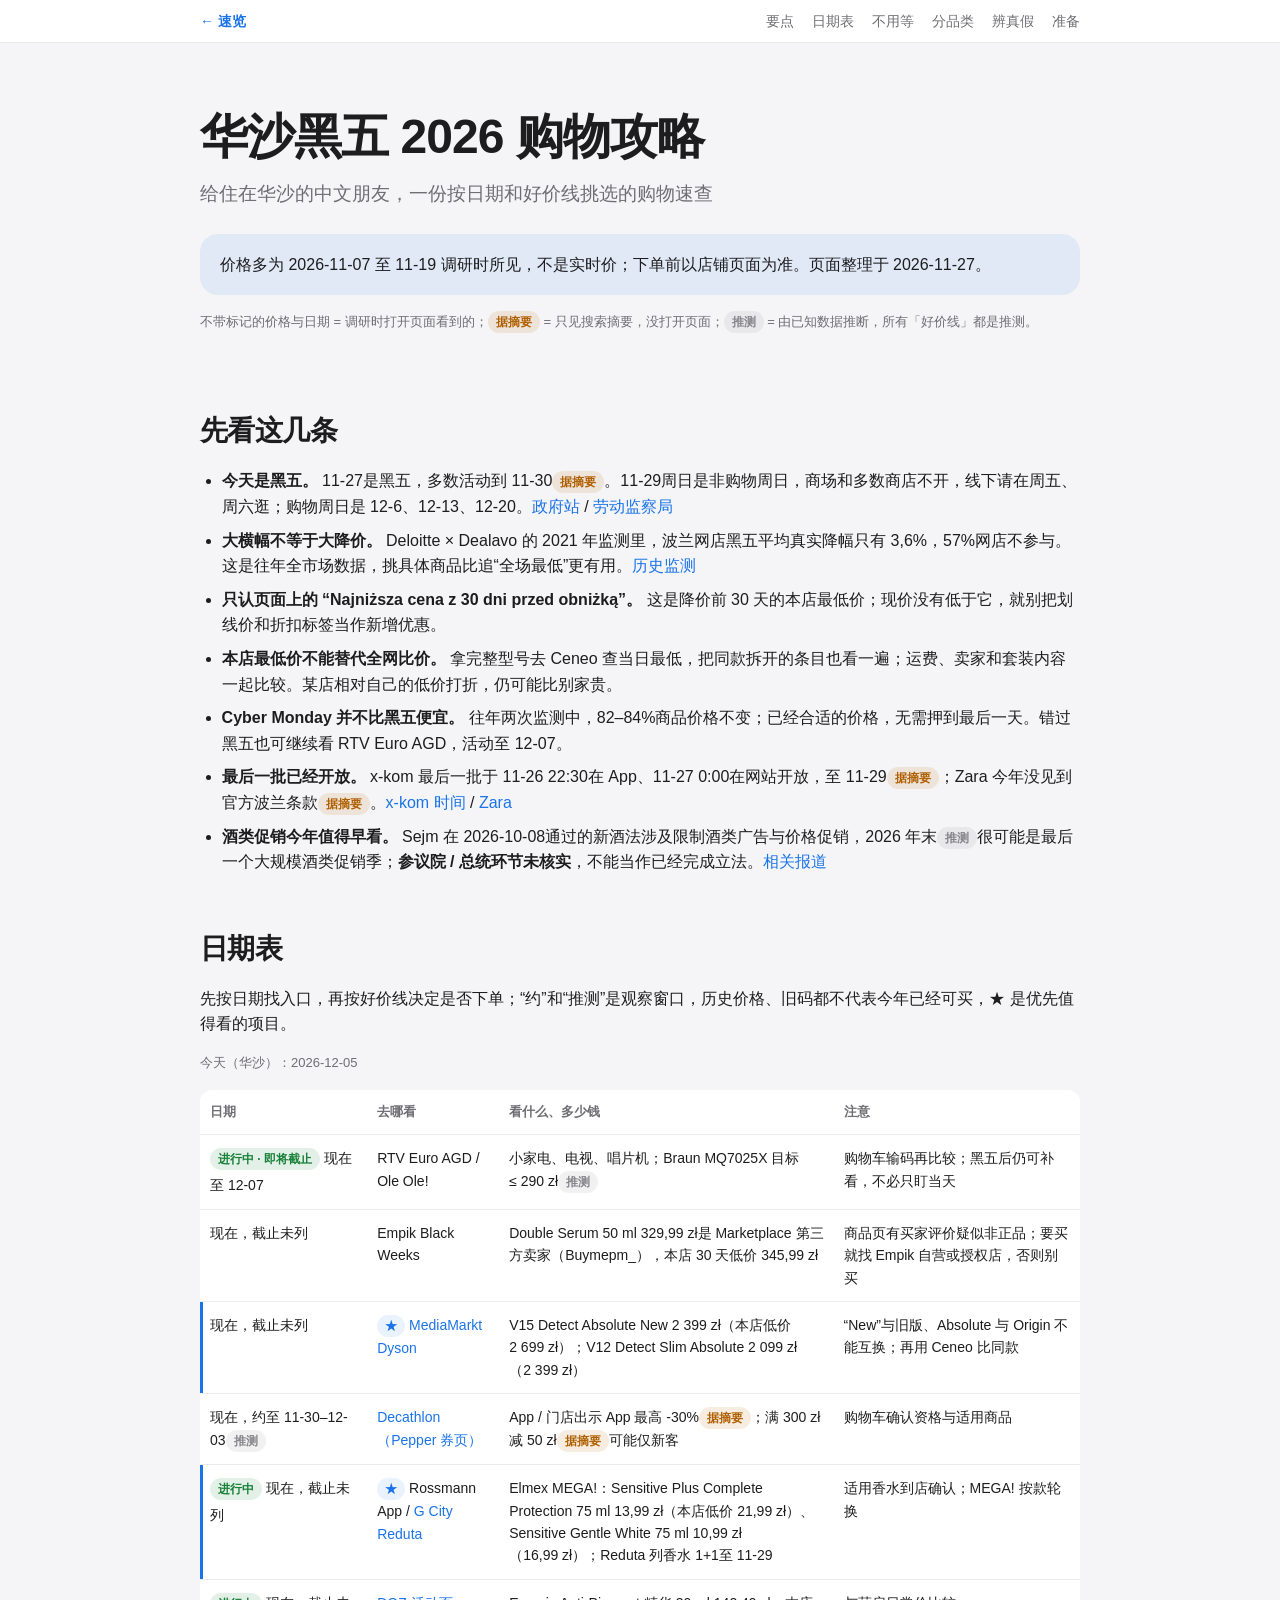
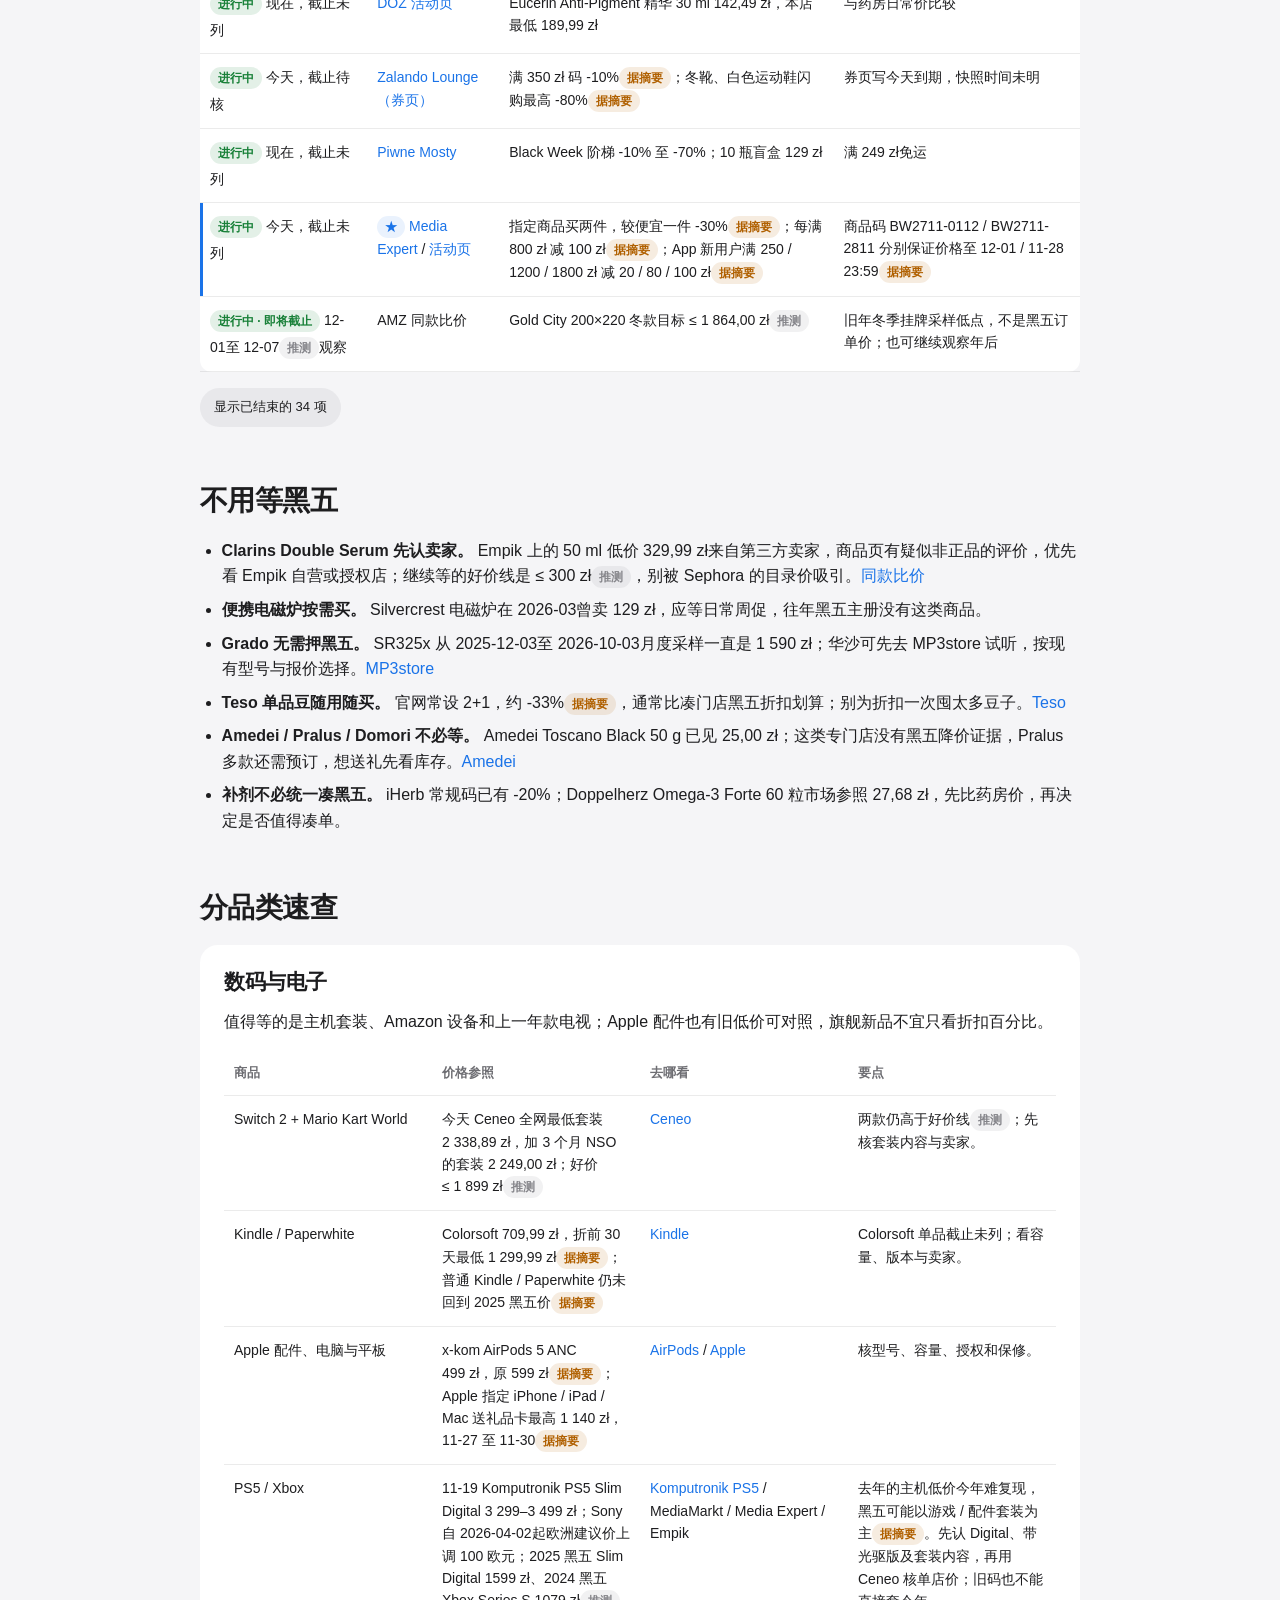
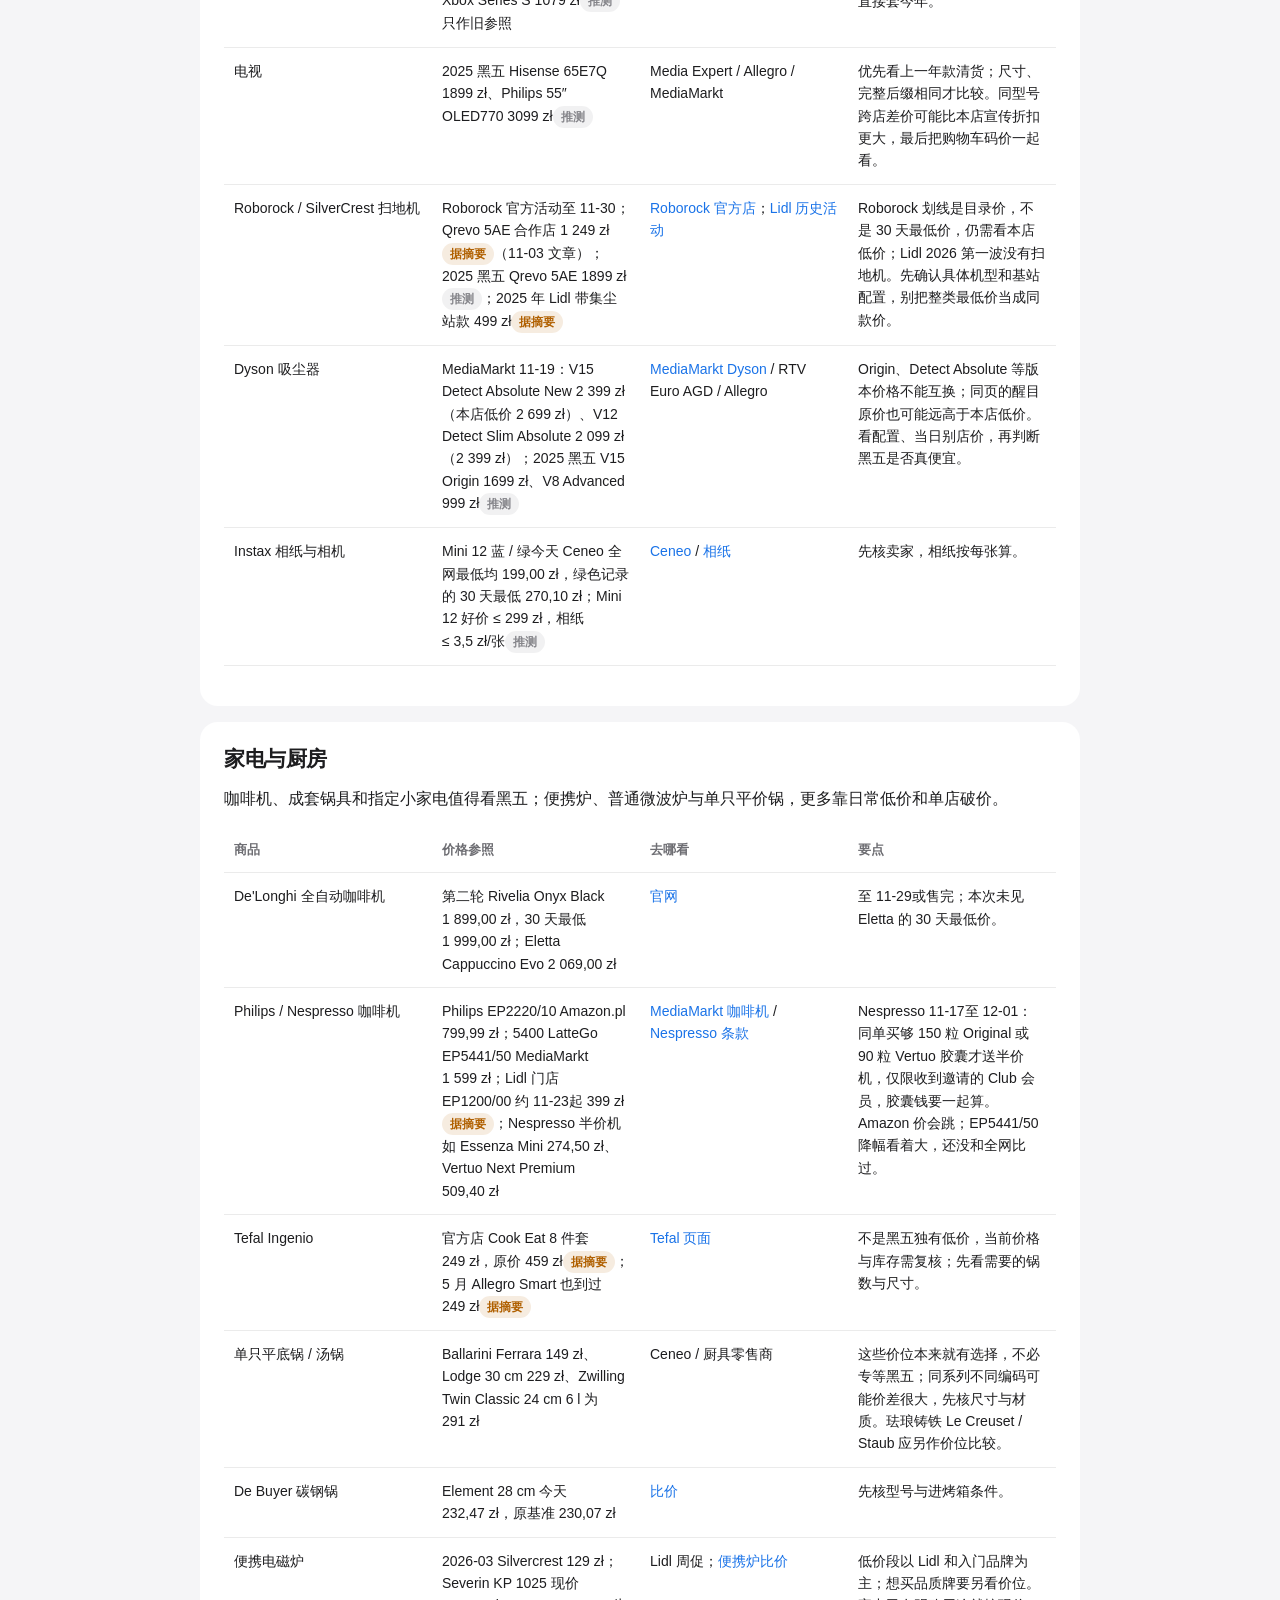
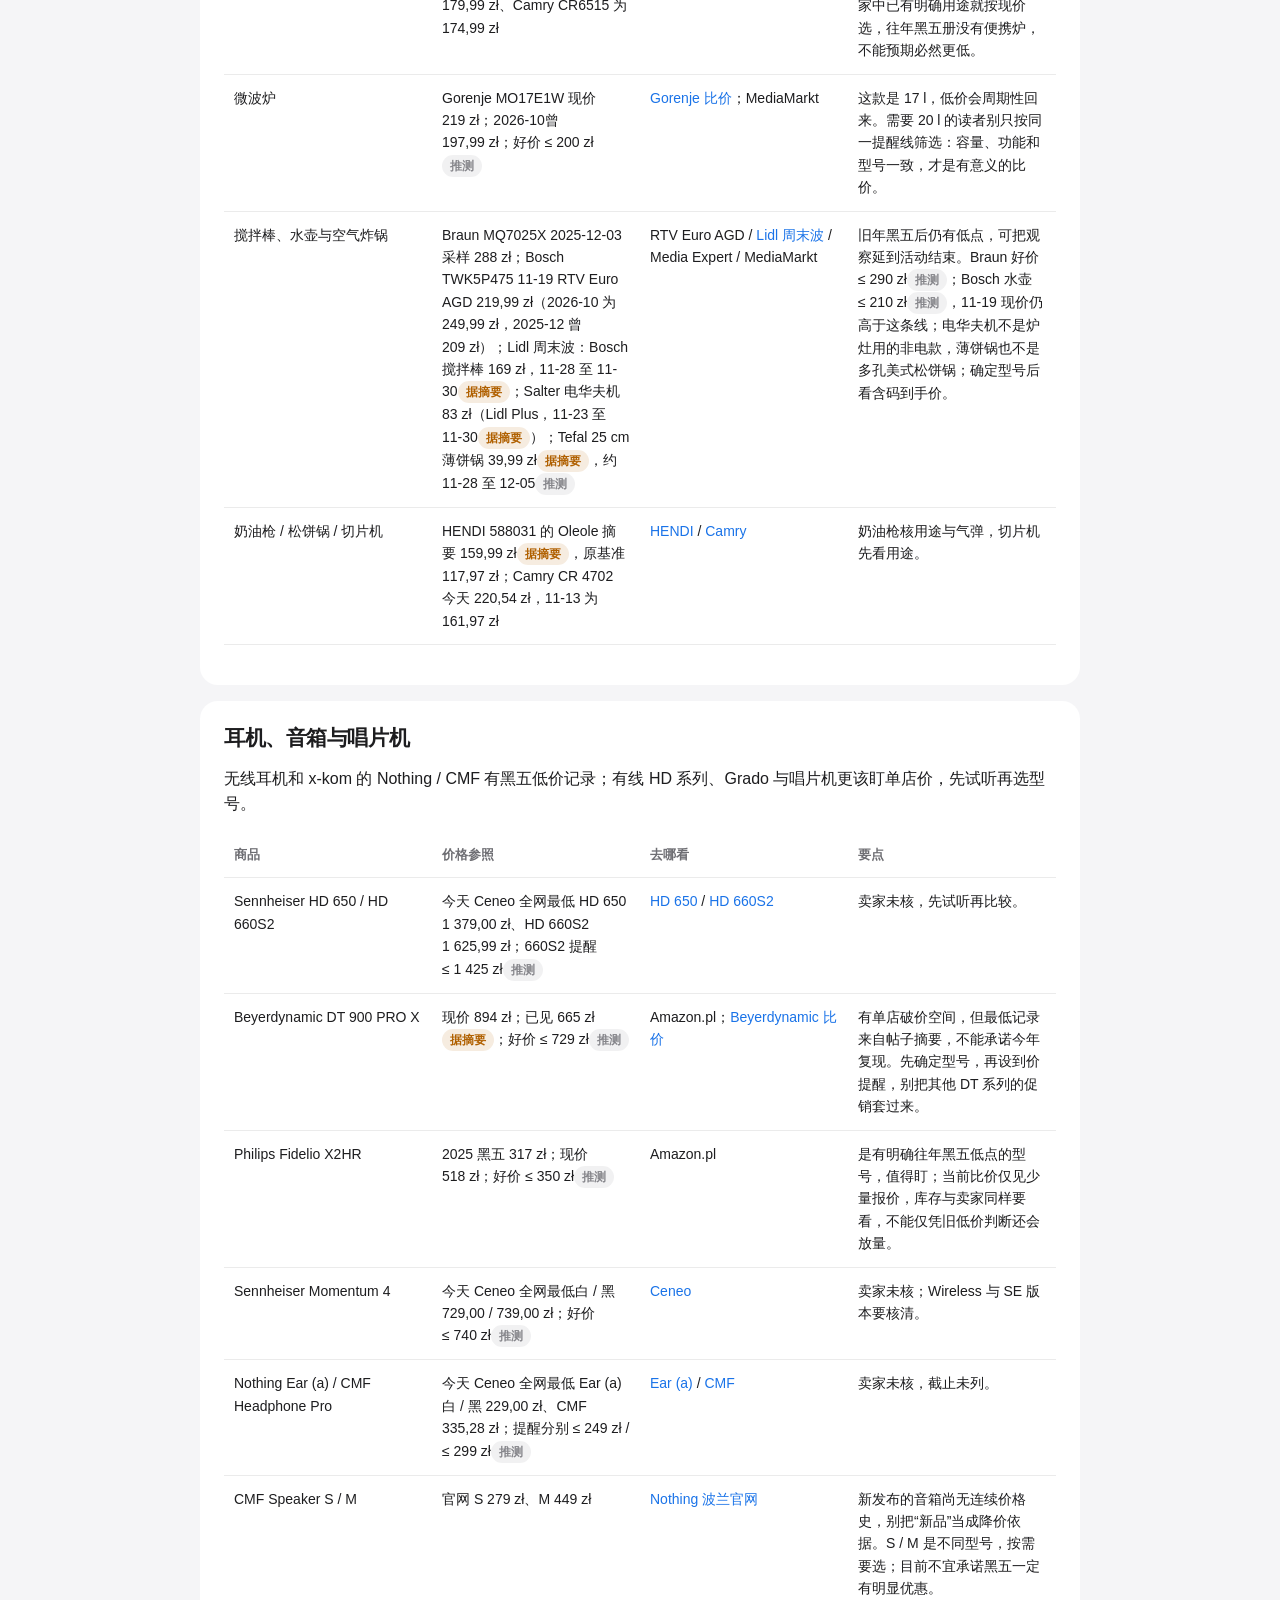
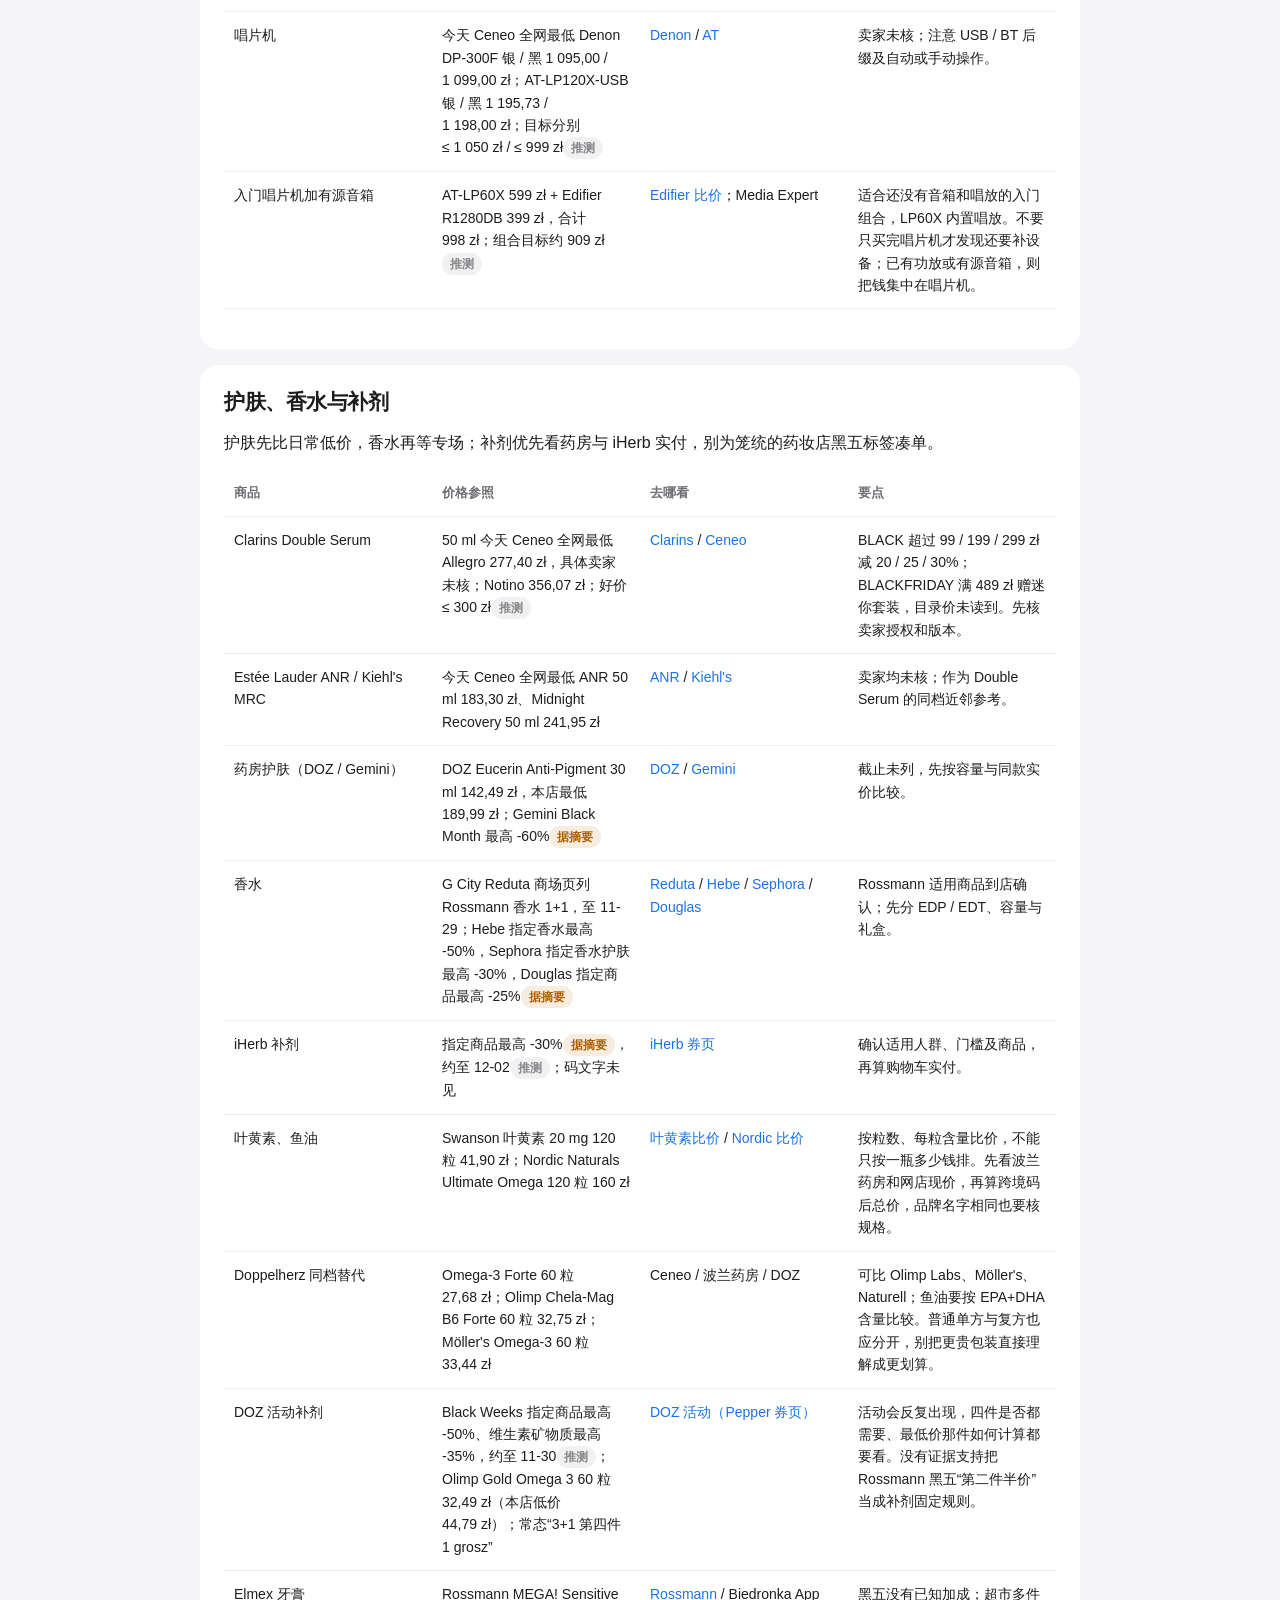
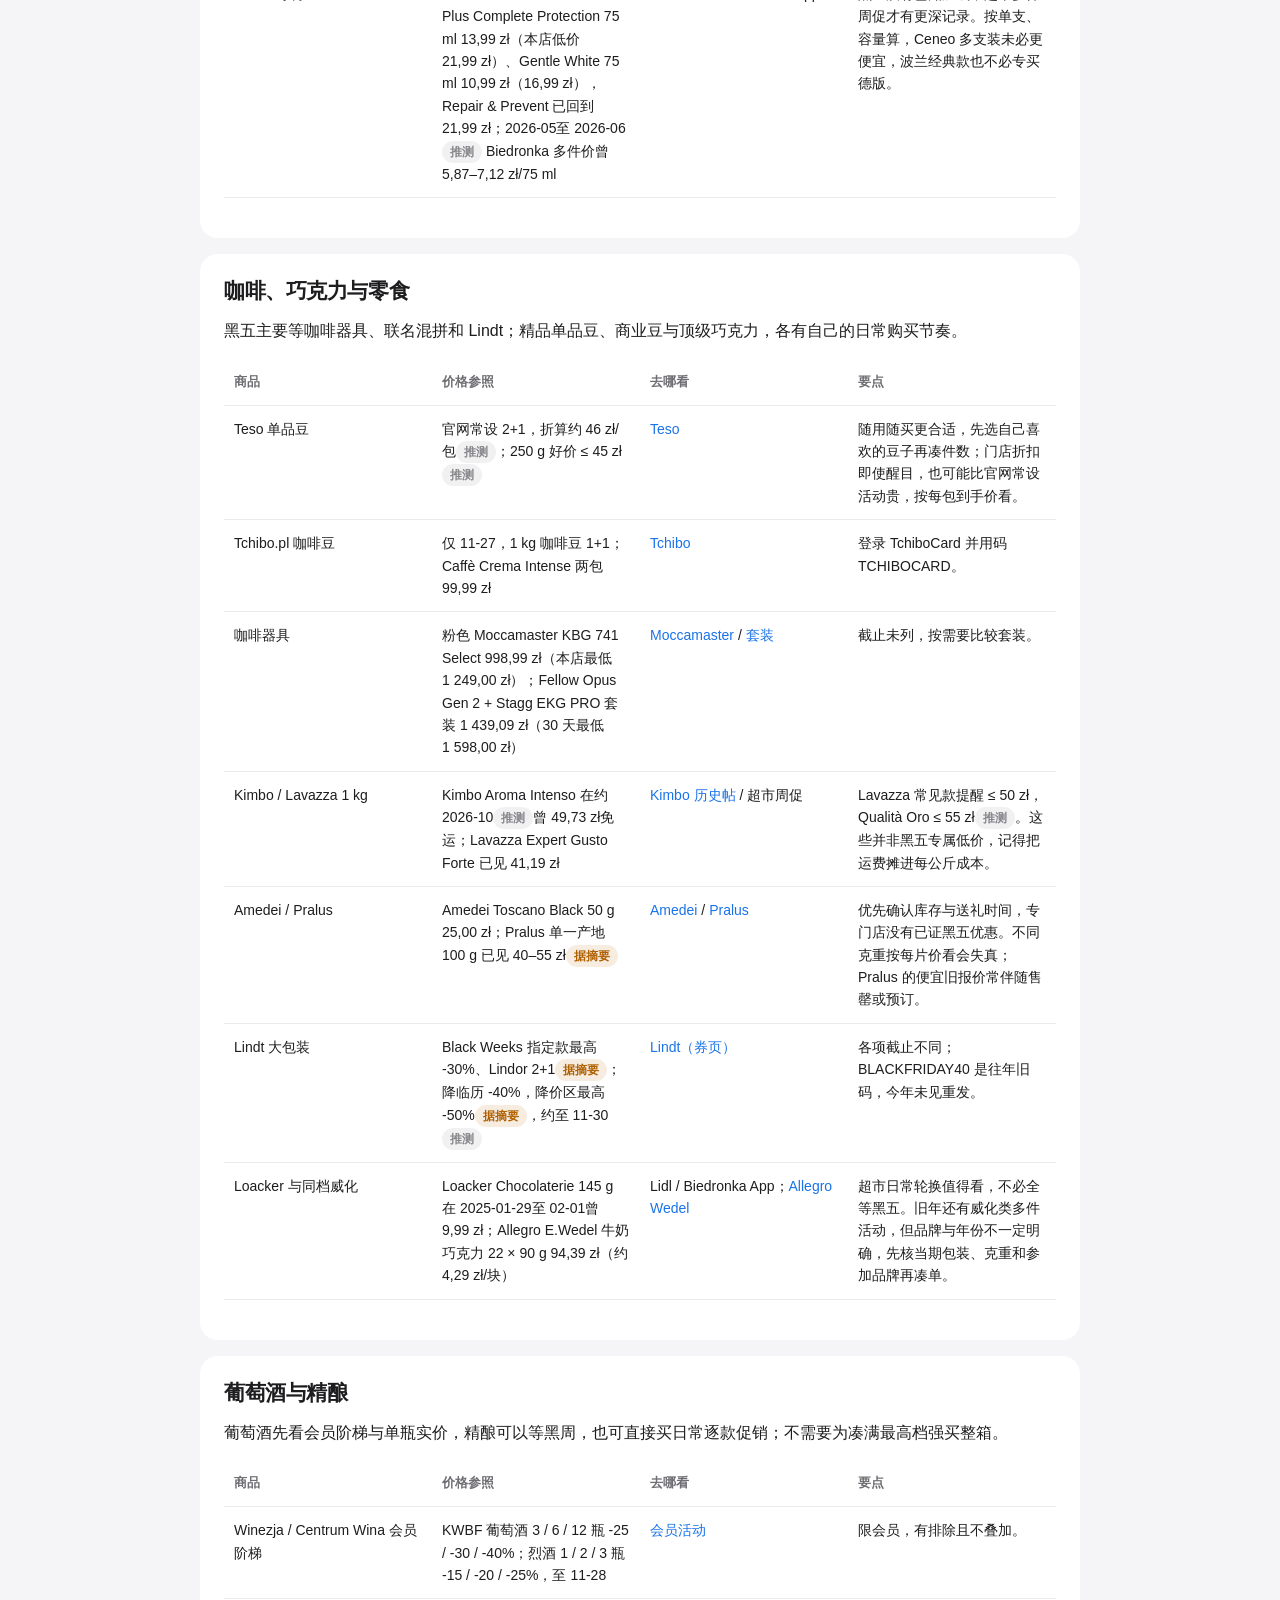
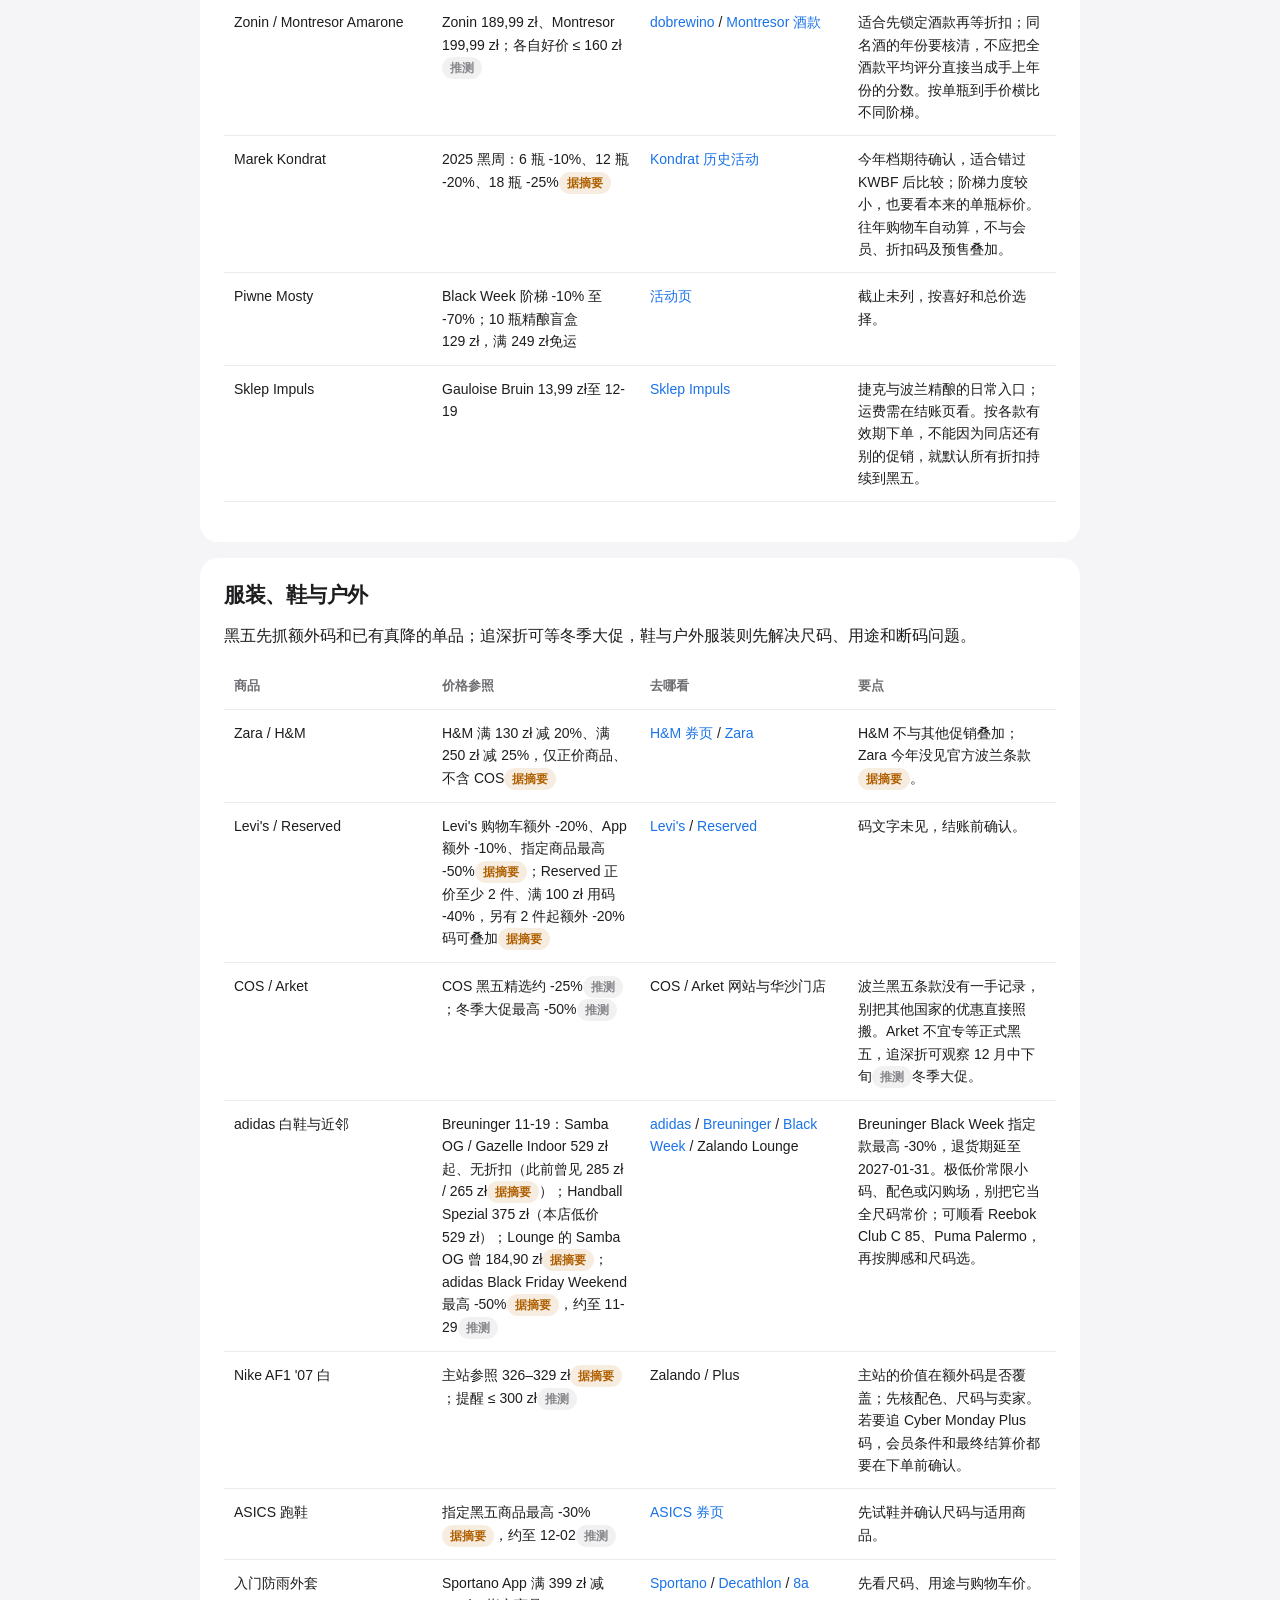
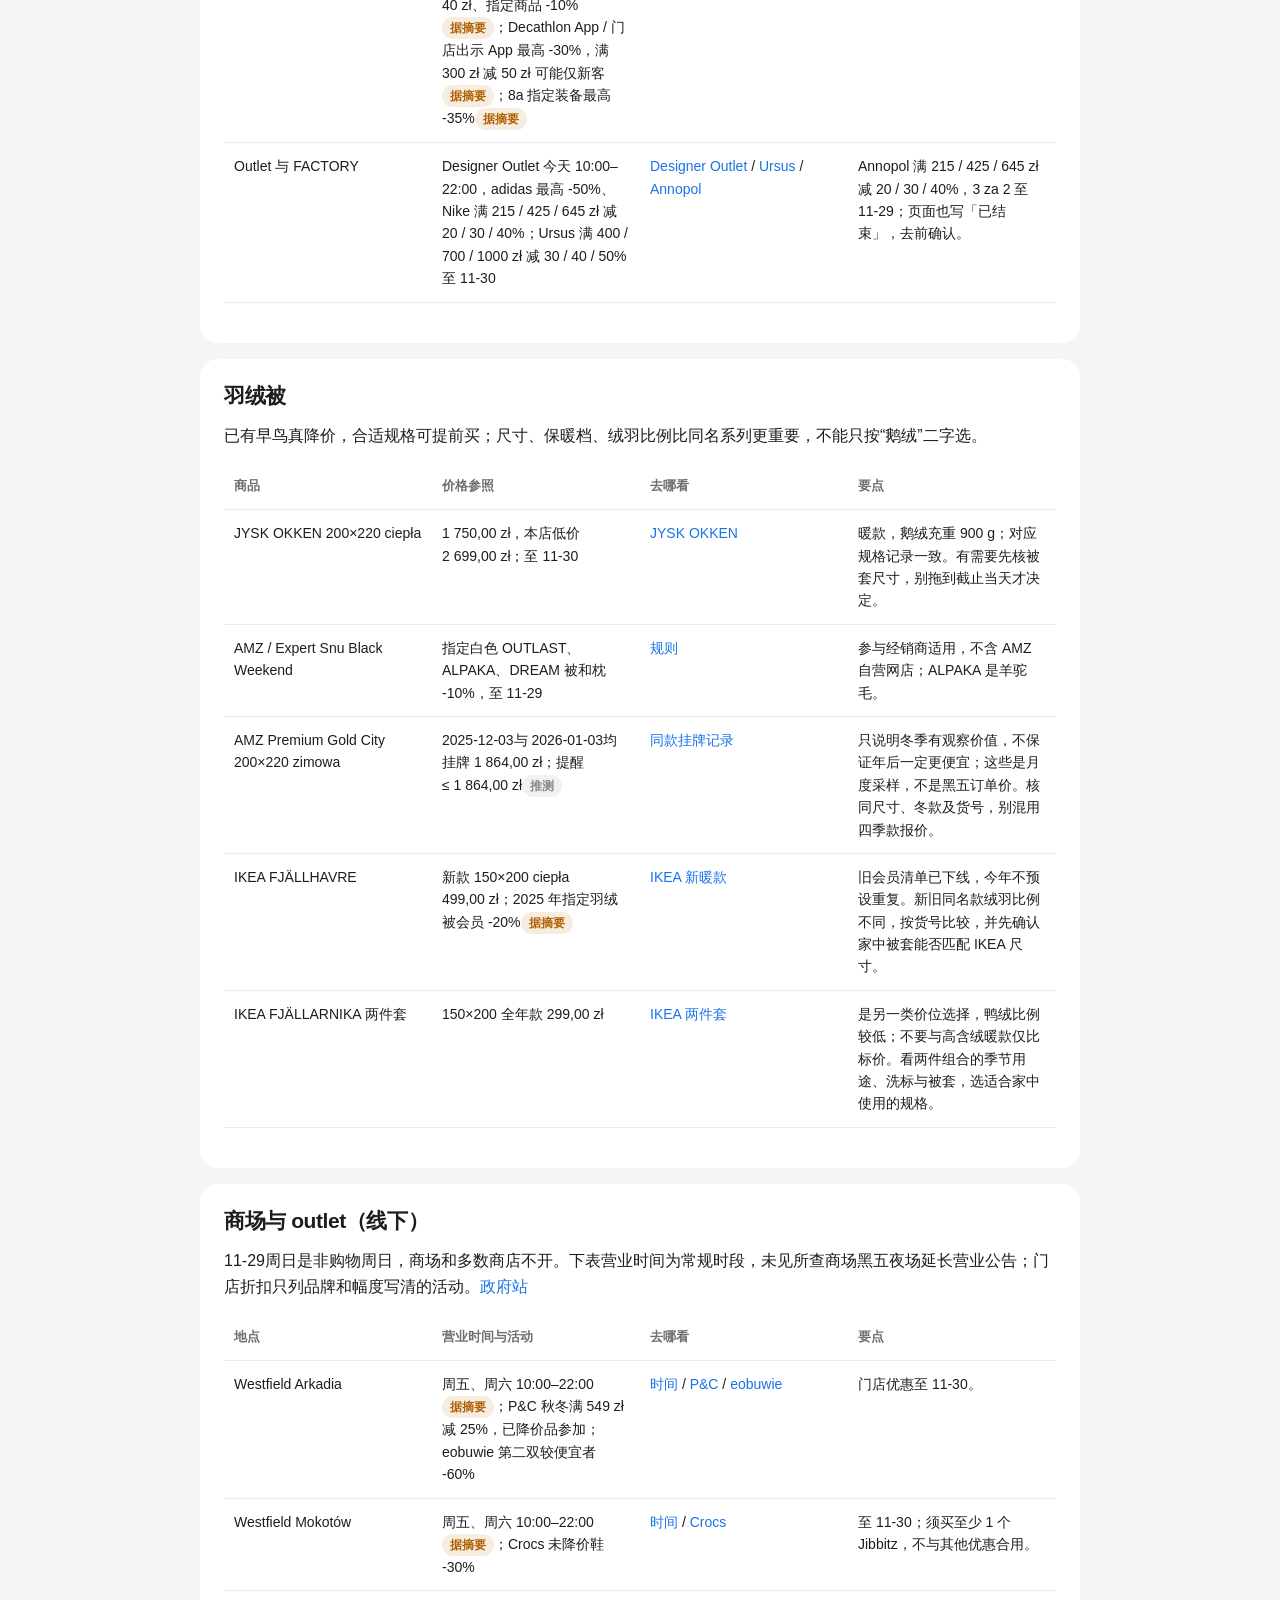
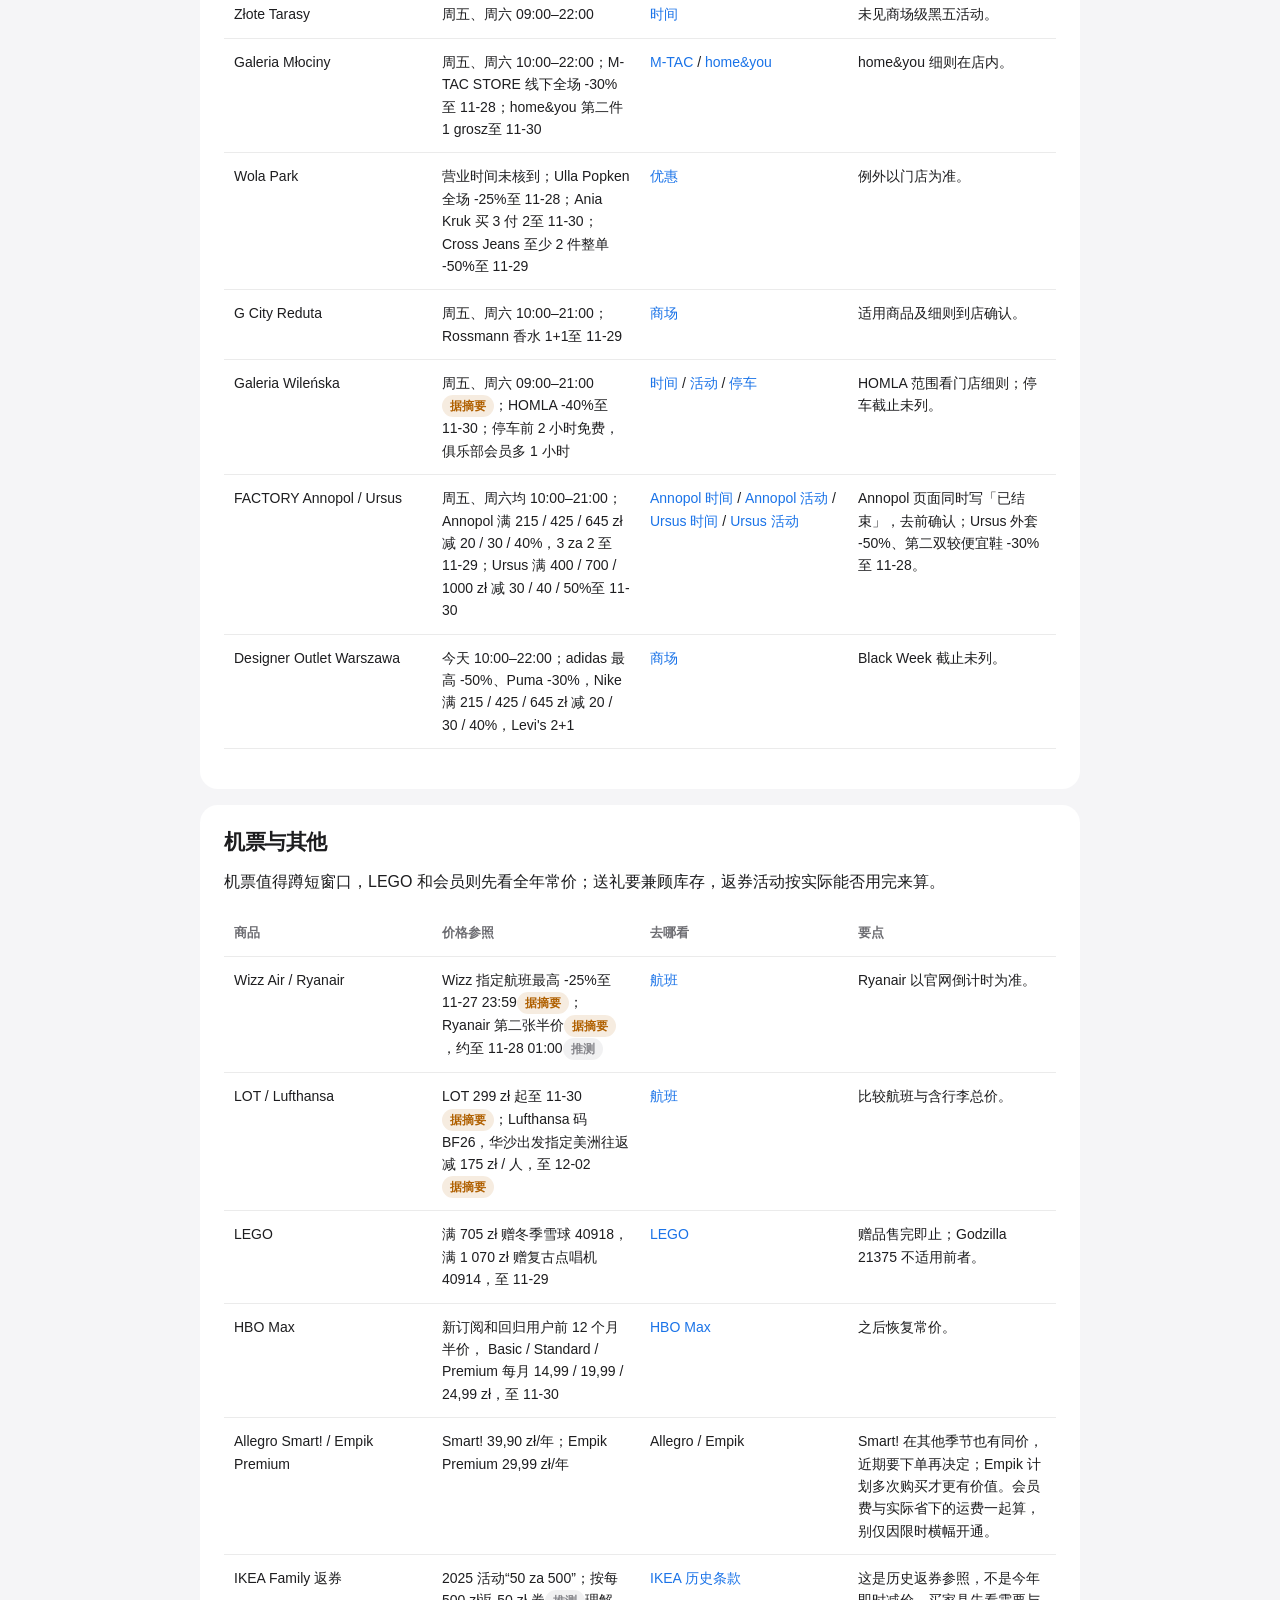
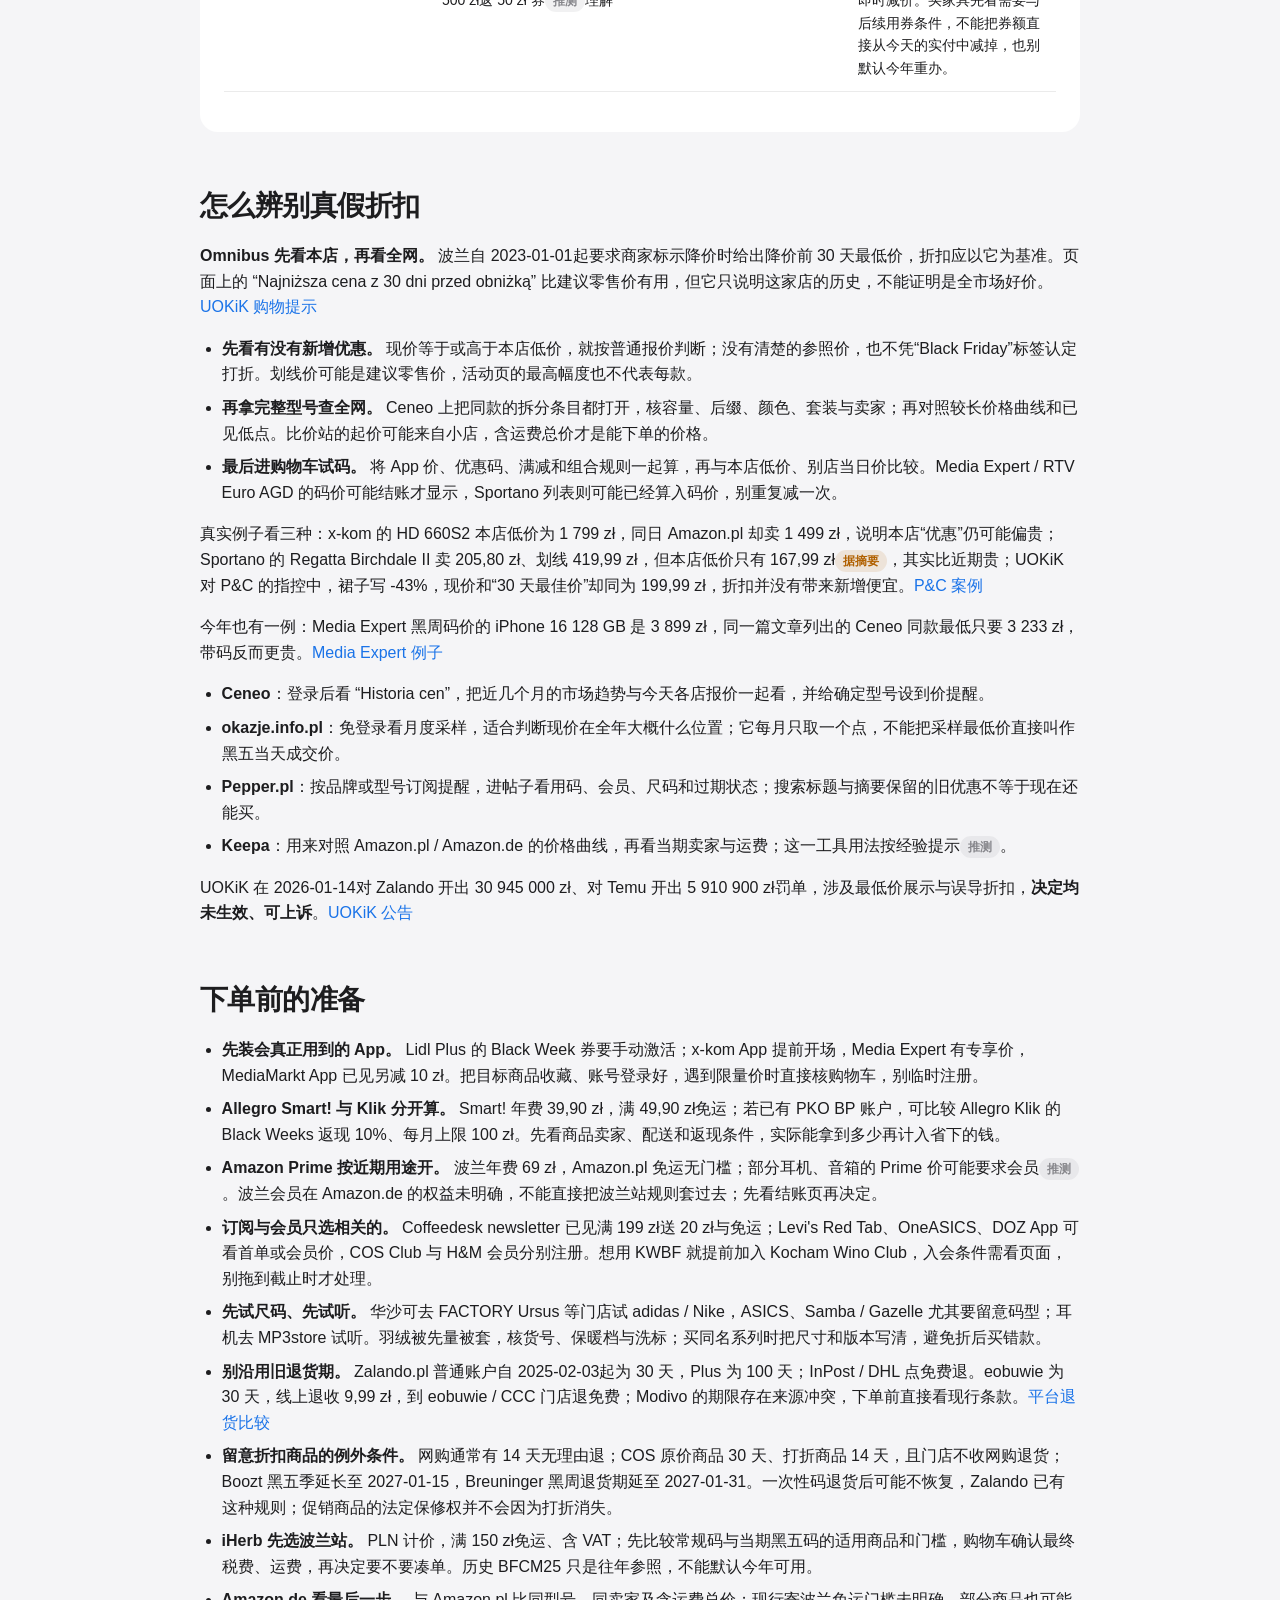
<file: blackfriday/index.html>
<!doctype html>
<html lang="zh-CN"><head><meta charset="utf-8"><meta name="viewport" content="width=device-width, initial-scale=1"><title>华沙黑五 2026 购物攻略</title><style> 
@media(min-width:720px){table.dates th:nth-child(1){width:19%}table.dates th:nth-child(2){width:15%}table.dates th:nth-child(3){width:38%}}
:root{--bg:#f5f5f7;--card:#ffffff;--text:#1d1d1f;--text-2:#6e6e73;--text-3:#86868b;--sep:rgba(0,0,0,.08);--fill:rgba(118,118,128,.1);--accent:#1a73e8;--accent-soft:rgba(26,115,232,.09);--ok:#188038;--warn:#b06000;--bad:#d93025;--radius:18px}
@media(prefers-color-scheme:dark){:root{--bg:#000000;--card:#1c1c1e;--text:#f5f5f7;--text-2:#a1a1a6;--text-3:#86868b;--sep:rgba(255,255,255,.1);--fill:rgba(118,118,128,.24);--accent:#8ab4f8;--accent-soft:rgba(138,180,248,.13);--ok:#81c995;--warn:#fdd663;--bad:#f28b82}}
*{box-sizing:border-box}html{scroll-behavior:smooth}body{margin:0;background:var(--bg);color:var(--text);font:16px/1.6 -apple-system,BlinkMacSystemFont,"SF Pro Text","Helvetica Neue","PingFang SC","Hiragino Sans GB","Segoe UI","Microsoft YaHei","Noto Sans CJK SC",sans-serif;overflow-wrap:anywhere}a{color:var(--accent);text-decoration:none}a:hover{text-decoration:underline}h2,h3{scroll-margin-top:80px}h1,h2,h3{line-height:1.25;letter-spacing:-.02em}h1{font-size:clamp(32px,5vw,48px);margin:0 0 12px}h2{font-size:28px;margin:0 0 20px}h3{font-size:21px;margin:0 0 14px}p{margin:0 0 16px}ul{padding-left:1.35em}li+li{margin-top:8px}
.nav{position:sticky;top:0;z-index:5;background:var(--card);border-bottom:1px solid var(--sep)}.nav-inner{max-width:912px;margin:auto;padding:10px 16px;display:flex;gap:20px;align-items:center;min-width:0;font-size:14px}.home{white-space:nowrap;font-weight:600}.nav-links{display:flex;gap:18px;overflow-x:auto;white-space:nowrap;margin-left:auto;min-width:0;scrollbar-width:none}.nav-links::-webkit-scrollbar{display:none}.nav-links a{color:var(--text-2)}main,footer{max-width:912px;margin:auto;padding-left:16px;padding-right:16px}.hero{padding:64px 0 8px}.subtitle{font-size:19px;color:var(--text-2)}.notice{background:var(--accent-soft);border-radius:var(--radius);padding:18px 20px;margin:24px 0 16px}.legend{color:var(--text-2);font-size:13px}section{margin:56px 0}.category{background:var(--card);border-radius:var(--radius);padding:24px;margin:16px 0}table{border-collapse:collapse;table-layout:fixed;width:100%;font-size:14px;margin:16px 0;background:var(--card);border-radius:12px}th,td{text-align:left;vertical-align:top;padding:12px 10px;border-bottom:1px solid var(--sep);overflow-wrap:anywhere;word-break:break-word}th{color:var(--text-2);font-size:13px}tr.star td:first-child{box-shadow:inset 3px 0 var(--accent)}.tag,.star-badge,.status{display:inline-block;border-radius:999px;padding:2px 8px;font-size:12px;line-height:1.5;white-space:nowrap;font-weight:600}.t-v,.status.active{color:var(--ok);background:color-mix(in srgb,var(--ok) 12%,transparent)}.t-s{color:var(--warn);background:color-mix(in srgb,var(--warn) 12%,transparent)}.t-g,.status.ended{color:var(--text-3);background:var(--fill)}.status.future,.star-badge{color:var(--accent);background:var(--accent-soft)}.status{margin:0 4px 4px 0}.today{font-size:13px;color:var(--text-2);margin-bottom:0}.is-ended{opacity:.55}.is-ended[hidden],button[hidden]{display:none}.toggle-ended{border:0;border-radius:999px;background:var(--fill);color:var(--text);padding:9px 14px;cursor:pointer;font:inherit;font-size:13px}footer{padding-top:16px;padding-bottom:48px;color:var(--text-2);font-size:13px;border-top:1px solid var(--sep)}
@media(max-width:719px){.hero{padding-top:44px}section{margin:44px 0}.category{padding:20px 16px}table,thead,tbody,tr,td{display:block}table{background:transparent}thead{display:none}tr{background:var(--card);border-radius:14px;margin:12px 0;padding:10px 14px;overflow:hidden}.category tr{background:var(--fill)}td{border:0;padding:6px 0}td::before{content:attr(data-label);display:block;color:var(--text-3);font-size:12px;font-weight:600;margin-bottom:2px}tr.star td:first-child{box-shadow:none}tr.star{border-left:3px solid var(--accent);padding-left:11px}}
</style></head>
<body><nav class="nav" aria-label="页面导航"><div class="nav-inner"><a class="home" href="../">← 速览</a><div class="nav-links"><a href="#rules">要点</a><a href="#dates">日期表</a><a href="#nowait">不用等</a><a href="#cats">分品类</a><a href="#fake">辨真假</a><a href="#prep">准备</a></div></div></nav>
<main><header class="hero"><h1>华沙黑五 2026 购物攻略</h1><p class="subtitle">给住在华沙的中文朋友，一份按日期和好价线挑选的购物速查</p><div class="notice">价格多为 2026-11-07 至 11-19 调研时所见，不是实时价；下单前以店铺页面为准。页面整理于 2026-11-27。</div><p class="legend">不带标记的价格与日期 = 调研时打开页面看到的；<span class="tag t-s">据摘要</span> = 只见搜索摘要，没打开页面；<span class="tag t-g">推测</span> = 由已知数据推断，所有「好价线」都是推测。</p></header><section><h2 id="rules">先看这几条</h2>
<ul>
<li><strong>今天是黑五。</strong> 11-27是黑五，多数活动到 11-30<span class="tag t-s">据摘要</span>。11-29周日是非购物周日，商场和多数商店不开，线下请在周五、周六逛；购物周日是 12-6、12-13、12-20。<a href="https://zielonalinia.gov.pl/niedziele-handlowe-w-2026-r/" target="_blank" rel="noopener">政府站</a> / <a href="https://krakow.pip.gov.pl/aktualnosci/zasady-handlu-w-niedziele-i-swieta-vademecum-prawa-pracy" target="_blank" rel="noopener">劳动监察局</a></li>
<li><strong>大横幅不等于大降价。</strong> Deloitte × Dealavo 的 2021 年监测里，波兰网店黑五平均真实降幅只有 3,6%，57%网店不参与。这是往年全市场数据，挑具体商品比追“全场最低”更有用。<a href="https://itwiz.pl/black-friday-po-polsku-srednie-obnizki-cen-siegnely-zaledwie-36/" target="_blank" rel="noopener">历史监测</a></li>
<li><strong>只认页面上的 “Najniższa cena z 30 dni przed obniżką”。</strong> 这是降价前 30 天的本店最低价；现价没有低于它，就别把划线价和折扣标签当作新增优惠。</li>
<li><strong>本店最低价不能替代全网比价。</strong> 拿完整型号去 Ceneo 查当日最低，把同款拆开的条目也看一遍；运费、卖家和套装内容一起比较。某店相对自己的低价打折，仍可能比别家贵。</li>
<li><strong>Cyber Monday 并不比黑五便宜。</strong> 往年两次监测中，82–84%商品价格不变；已经合适的价格，无需押到最后一天。错过黑五也可继续看 RTV Euro AGD，活动至 12-07。</li>
<li><strong>最后一批已经开放。</strong> x-kom 最后一批于 11-26 22:30在 App、11-27 0:00在网站开放，至 11-29<span class="tag t-s">据摘要</span>；Zara 今年没见到官方波兰条款<span class="tag t-s">据摘要</span>。<a href="https://promptowy.com/black-friday-2026/" target="_blank" rel="noopener">x-kom 时间</a> / <a href="https://www.pepper.pl/kupony/zara.com" target="_blank" rel="noopener">Zara</a></li>
<li><strong>酒类促销今年值得早看。</strong> Sejm 在 2026-10-08通过的新酒法涉及限制酒类广告与价格促销，2026 年末<span class="tag t-g">推测</span>很可能是最后一个大规模酒类促销季；<strong>参议院 / 总统环节未核实</strong>，不能当作已经完成立法。<a href="https://superbiz.se.pl/wiadomosci/prohibicja-w-calym-kraju-i-zakaz-reklamy-sejm-na-wojnie-z-alkoholem-aa-CFwg-xEnY-9dMm.html" target="_blank" rel="noopener">相关报道</a></li>
</ul>
</section>
<section><h2 id="dates">日期表</h2>
<p>先按日期找入口，再按好价线决定是否下单；“约”和“推测”是观察窗口，历史价格、旧码都不代表今年已经可买，★ 是优先值得看的项目。</p>
<p class="today"></p><table class="dates"><thead><tr><th>日期</th><th>去哪看</th><th>看什么、多少钱</th><th>注意</th></tr></thead><tbody><tr data-start="2026-10-16" data-end="2026-12-07"><td data-label="日期">现在至 12-07</td><td data-label="去哪看">RTV Euro AGD / Ole Ole!</td><td data-label="看什么、多少钱">小家电、电视、唱片机；Braun MQ7025X 目标 ≤ 290 zł<span class="tag t-g">推测</span></td><td data-label="注意">购物车输码再比较；黑五后仍可补看，不必只盯当天</td></tr><tr data-start="2026-10-19" data-end="2026-11-29" class="star"><td data-label="日期">至 11-29<span class="tag t-s">据摘要</span></td><td data-label="去哪看"><span class="star-badge" aria-label="重点">★</span> <a href="https://promptowy.com/black-friday-2026/" target="_blank" rel="noopener">x-kom 时间</a> / <a href="https://www.pepper.pl/kupony/x-kom.pl" target="_blank" rel="noopener">券页</a></td><td data-label="看什么、多少钱">最后一批 App 11-26 22:30、网站 11-27 0:00<span class="tag t-s">据摘要</span>开放；指定 Nothing 耳机最高 -30%<span class="tag t-s">据摘要</span></td><td data-label="注意">Nothing 券截止未列；CMF Headphone Pro 目标 ≤ 299 zł<span class="tag t-g">推测</span></td></tr><tr data-start="2026-10-26" data-end="2026-11-30"><td data-label="日期">现在至 11-30</td><td data-label="去哪看"><a href="https://www.komputronik.pl/informacje/aktualnosci/black-friday-2026/" target="_blank" rel="noopener">Komputronik</a></td><td data-label="看什么、多少钱">电子与家电组合；11-23至 11-29重点看组合折扣</td><td data-label="注意">列表同时显示原价和本店低价；组合便宜也要逐件算</td></tr><tr data-start="2026-11-01" data-end="2026-11-30"><td data-label="日期">现在至 11-30</td><td data-label="去哪看"><a href="https://pl.roborock.com/pages/roborock-deals" target="_blank" rel="noopener">Roborock 官方店</a></td><td data-label="看什么、多少钱">官网价：Qrevo 2 Pro 1 999 zł、Saros 10R 2 499 zł、F25 ACE Pro 洗地机 999 zł</td><td data-label="注意">划线是目录价，不是 30 天最低价；先用 Ceneo 核同款全网价</td></tr><tr data-start="2026-11-02" data-end="2026-11-30"><td data-label="日期">现在至 11-30</td><td data-label="去哪看"><a href="https://spidersweb.pl/2026/11/allegro-black-weeks-2026-wystartowalo.html" target="_blank" rel="noopener">Allegro Black Weeks</a></td><td data-label="看什么、多少钱">电子、家居；PKO BP 的 Klik 返现 10%，月上限 100 zł；品牌日历 11-16至 11-25每天 8:00 开一个品牌</td><td data-label="注意">Smart!、卖家资质、运费一起看；优先品牌官方店</td></tr><tr data-start="2026-11-05" data-end="2026-12-01"><td data-label="日期">现在至 12-01</td><td data-label="去哪看"><a href="https://news.samsung.com/pl/w-samsung-black-friday-startuje-juz-5-listopada" target="_blank" rel="noopener">Samsung 公告</a></td><td data-label="看什么、多少钱">官网购物车码 BLACK：指定商品最高 -38%</td><td data-label="注意">Samsung Pay 付款 -5%，不能与 BLACK 叠加；参加款有限，先与 Ceneo 比</td></tr><tr data-start="" data-end=""><td data-label="日期">现在，截止未列</td><td data-label="去哪看">Empik Black Weeks</td><td data-label="看什么、多少钱">Double Serum 50 ml 329,99 zł是 Marketplace 第三方卖家（Buymepm_），本店 30 天低价 345,99 zł</td><td data-label="注意">商品页有买家评价疑似非正品；要买就找 Empik 自营或授权店，否则别买</td></tr><tr data-start="" data-end="2026-11-30"><td data-label="日期">现在，约至 11-30<span class="tag t-g">推测</span></td><td data-label="去哪看"><a href="https://www.pepper.pl/kupony/douglas.pl" target="_blank" rel="noopener">Douglas（Pepper 券页）</a></td><td data-label="看什么、多少钱">指定商品最高 -25%<span class="tag t-s">据摘要</span></td><td data-label="注意">先比日常低价</td></tr><tr data-start="" data-end="2026-11-30"><td data-label="日期">现在，约至 11-30<span class="tag t-g">推测</span></td><td data-label="去哪看"><a href="https://www.pepper.pl/kupony/notino.pl" target="_blank" rel="noopener">Notino（Pepper 券页）</a></td><td data-label="看什么、多少钱">指定商品最高 -30%，App 最高 -35%，满 45 zł 整车 -15%<span class="tag t-s">据摘要</span></td><td data-label="注意">码文字未见，购物车确认</td></tr><tr data-start="" data-end="2026-11-30"><td data-label="日期">现在，约至 11-30<span class="tag t-g">推测</span></td><td data-label="去哪看"><a href="https://www.pepper.pl/kupony/sephora.pl" target="_blank" rel="noopener">Sephora（Pepper 券页）</a></td><td data-label="看什么、多少钱">指定香水、护肤最高 -30%<span class="tag t-s">据摘要</span></td><td data-label="注意">先比较同款实价</td></tr><tr data-start="" data-end="2026-12-01" class="star"><td data-label="日期">现在，约至 11-30 / 12-01<span class="tag t-g">推测</span></td><td data-label="去哪看"><span class="star-badge" aria-label="重点">★</span> <a href="https://www.pepper.pl/kupony/hebe.pl" target="_blank" rel="noopener">Hebe（Pepper 券页）</a></td><td data-label="看什么、多少钱">合格商品满 99 zł 券 -40%，指定香水最高 -50%<span class="tag t-s">据摘要</span></td><td data-label="注意">先看券的适用范围</td></tr><tr data-start="" data-end="2026-11-30"><td data-label="日期">现在，约至 11-30<span class="tag t-g">推测</span></td><td data-label="去哪看"><a href="https://www.pepper.pl/kupony/superpharm.pl" target="_blank" rel="noopener">Super-Pharm（Pepper 券页）</a></td><td data-label="看什么、多少钱">Club 会员码 -35%<span class="tag t-s">据摘要</span></td><td data-label="注意">先看适用品</td></tr><tr data-start="" data-end="2026-12-02"><td data-label="日期">现在，约至 12-02<span class="tag t-g">推测</span></td><td data-label="去哪看"><a href="https://www.pepper.pl/kupony/iherb.com" target="_blank" rel="noopener">iHerb 波兰站（Pepper 券页）</a></td><td data-label="看什么、多少钱">指定商品最高 -30%<span class="tag t-s">据摘要</span></td><td data-label="注意">码文字未见，先核购物车</td></tr><tr data-start="" data-end="" class="star"><td data-label="日期">现在，截止未列</td><td data-label="去哪看"><span class="star-badge" aria-label="重点">★</span> <a href="https://mediamarkt.pl/pl/list/dyson-black-friday" target="_blank" rel="noopener">MediaMarkt Dyson</a></td><td data-label="看什么、多少钱">V15 Detect Absolute New 2 399 zł（本店低价 2 699 zł）；V12 Detect Slim Absolute 2 099 zł（2 399 zł）</td><td data-label="注意">“New”与旧版、Absolute 与 Origin 不能互换；再用 Ceneo 比同款</td></tr><tr data-start="" data-end=""><td data-label="日期">现在，约至 11-30–12-03<span class="tag t-g">推测</span></td><td data-label="去哪看"><a href="https://www.pepper.pl/kupony/decathlon.pl" target="_blank" rel="noopener">Decathlon（Pepper 券页）</a></td><td data-label="看什么、多少钱">App / 门店出示 App 最高 -30%<span class="tag t-s">据摘要</span>；满 300 zł 减 50 zł<span class="tag t-s">据摘要</span>可能仅新客</td><td data-label="注意">购物车确认资格与适用商品</td></tr><tr data-start="" data-end="2026-12-02"><td data-label="日期">现在，约至 12-02<span class="tag t-g">推测</span></td><td data-label="去哪看"><a href="https://www.pepper.pl/kupony/asics.com" target="_blank" rel="noopener">ASICS（券页）</a></td><td data-label="看什么、多少钱">指定黑五商品最高 -30%<span class="tag t-s">据摘要</span></td><td data-label="注意">先看尺码与适用商品</td></tr><tr data-start="" data-end="2026-11-30"><td data-label="日期">现在，约至 11-30<span class="tag t-g">推测</span></td><td data-label="去哪看"><a href="https://www.pepper.pl/kupony/modivo.pl" target="_blank" rel="noopener">Modivo（券页）</a> / <a href="https://www.westfield.com/pl/poland/arkadia/sklepy/offers/black-friday-w-eobuwie/209791" target="_blank" rel="noopener">Arkadia eobuwie</a></td><td data-label="看什么、多少钱">Modivo 2 件起最高 -60%<span class="tag t-s">据摘要</span>；Arkadia eobuwie 买两双，较便宜第二双 -60%至 11-30</td><td data-label="注意">线上与门店条款分开看</td></tr><tr data-start="" data-end="2026-12-01"><td data-label="日期">现在至 12-01 09:00</td><td data-label="去哪看"><a href="https://www.nike.com/pl/" target="_blank" rel="noopener">Nike.com PL</a></td><td data-label="看什么、多少钱">Nike Black Friday Days：指定款最高 -40%</td><td data-label="注意">无码；单款看商品页，再与 Zalando、outlet 比</td></tr><tr data-start="" data-end="2026-11-30"><td data-label="日期">整个 11 月</td><td data-label="去哪看"><a href="https://dobrewino.pl/80-black-weeks" target="_blank" rel="noopener">dobrewino.pl</a></td><td data-label="看什么、多少钱">每周轮换 -5%至 -35%（11-19 实测，未见更深一档）</td><td data-label="注意">轮到的酒款每周不同，先比单瓶价格，别只看全店最高折扣</td></tr><tr data-start="" data-end="2026-11-30"><td data-label="日期">现在，约至 11-30<span class="tag t-g">推测</span></td><td data-label="去哪看"><a href="https://www.pepper.pl/kupony/lindt.pl" target="_blank" rel="noopener">Lindt（Pepper 券页）</a></td><td data-label="看什么、多少钱">指定款最高 -30%<span class="tag t-s">据摘要</span>；Lindor 2+1<span class="tag t-s">据摘要</span>；降临历 -40%，降价区最高 -50%<span class="tag t-s">据摘要</span></td><td data-label="注意">各项截止不同；BLACKFRIDAY40 是旧码，今年未见重发</td></tr><tr data-start="" data-end="2026-11-30" class="star"><td data-label="日期">现在，最晚至 11-30</td><td data-label="去哪看"><span class="star-badge" aria-label="重点">★</span> <a href="#c-offline">华沙商场门店折扣</a></td><td data-label="看什么、多少钱">Arkadia 的 P&amp;C、eobuwie，Mokotów 的 Crocs，Młociny 的 home&amp;you，Wola Park 的 Ania Kruk</td><td data-label="注意">各店截止不同，细则见线下表</td></tr><tr data-start="2026-11-12" data-end="2026-11-30" class="star"><td data-label="日期">现在至 11-30</td><td data-label="去哪看"><span class="star-badge" aria-label="重点">★</span> <a href="https://jysk.pl/sypialnia/koldry/koldry-puchowe/koldra-z-puchu-gesiego-200x220-kronborg-okken-ciepla" target="_blank" rel="noopener">JYSK OKKEN</a></td><td data-label="看什么、多少钱">200×220 ciepła 1 750,00 zł，本店低价 2 699,00 zł</td><td data-label="注意">暖款鹅绒被；先核被套尺寸再下单，别拖到最后一天</td></tr><tr data-start="2026-11-12" data-end="2026-11-30" class="star"><td data-label="日期">Black Friday Week 11-19 起、约至 11-30<span class="tag t-s">据摘要</span></td><td data-label="去哪看"><span class="star-badge" aria-label="重点">★</span> <a href="https://thinkapple.pl/2026/11/19/amazon-black-friday-2026-week-najlepsze-promocje-apple-elektronika/" target="_blank" rel="noopener">Amazon 活动</a> / <a href="https://antyweb.pl/az-45-znizki-na-kindle-amazon-wystartowal-z-promocjami-na-black-friday" target="_blank" rel="noopener">Kindle</a></td><td data-label="看什么、多少钱">Colorsoft 709,99 zł，折前 30 天最低 1 299,99 zł<span class="tag t-s">据摘要</span>；普通 Kindle / Paperwhite 未回到 2025 黑五价<span class="tag t-s">据摘要</span></td><td data-label="注意">HD 660S2 目标 ≤ 1 425 zł、Fidelio X2HR ≤ 350 zł<span class="tag t-g">推测</span>；Kindle 单品截止未列</td></tr><tr data-start="2026-11-12" data-end="" class="star"><td data-label="日期">现在，截止未列</td><td data-label="去哪看"><span class="star-badge" aria-label="重点">★</span> Rossmann App / <a href="https://reduta.gcity.pl/" target="_blank" rel="noopener">G City Reduta</a></td><td data-label="看什么、多少钱">Elmex MEGA!：Sensitive Plus Complete Protection 75 ml 13,99 zł（本店低价 21,99 zł）、Sensitive Gentle White 75 ml 10,99 zł（16,99 zł）；Reduta 列香水 1+1至 11-29</td><td data-label="注意">适用香水到店确认；MEGA! 按款轮换</td></tr><tr data-start="2026-11-12" data-end=""><td data-label="日期">现在，截止未列</td><td data-label="去哪看"><a href="https://www.doz.pl/lp/black-weeks" target="_blank" rel="noopener">DOZ 活动页</a></td><td data-label="看什么、多少钱">Eucerin Anti-Pigment 精华 30 ml 142,49 zł，本店最低 189,99 zł</td><td data-label="注意">与药房日常价比较</td></tr><tr data-start="2026-11-12" data-end="2026-11-30"><td data-label="日期">现在，约至 11-30<span class="tag t-g">推测</span></td><td data-label="去哪看"><a href="https://www.pepper.pl/kupony/reserved.com" target="_blank" rel="noopener">Reserved（券页）</a></td><td data-label="看什么、多少钱">正价至少 2 件、满 100 zł 用码 -40%<span class="tag t-s">据摘要</span>；另有 2 件起额外 -20% 码可叠加<span class="tag t-s">据摘要</span></td><td data-label="注意">码文字未见</td></tr><tr data-start="2026-11-12" data-end="2026-11-28" class="star"><td data-label="日期">现在至 11-28</td><td data-label="去哪看"><span class="star-badge" aria-label="重点">★</span> <a href="https://winezja.pl/en/aktualne-kampanie-black-friday-dla-klubowiczow-kocham-wino" target="_blank" rel="noopener">Winezja / Centrum Wina</a></td><td data-label="看什么、多少钱">KWBF：3 瓶 -25%、6 瓶 -30%、12 瓶 -40%；烈酒 1 / 2 / 3 瓶 -15% / -20% / -25%</td><td data-label="注意">限 Kocham Wino Club 会员，有排除且不叠加</td></tr><tr data-start="2026-11-14" data-end="2026-12-04"><td data-label="日期">约至 12-04 / 12-01 / 12-03<span class="tag t-g">推测</span></td><td data-label="去哪看"><a href="https://www.pepper.pl/kupony/levi.com" target="_blank" rel="noopener">Levi's（券页）</a></td><td data-label="看什么、多少钱">购物车额外 -20%，App 额外 -10%，指定商品最高 -50%<span class="tag t-s">据摘要</span></td><td data-label="注意">码文字未见</td></tr><tr data-start="2026-11-16" data-end=""><td data-label="日期">今天，截止待核</td><td data-label="去哪看"><a href="https://www.pepper.pl/kupony/zalando-lounge.pl" target="_blank" rel="noopener">Zalando Lounge（券页）</a></td><td data-label="看什么、多少钱">满 350 zł 码 -10%<span class="tag t-s">据摘要</span>；冬靴、白色运动鞋闪购最高 -80%<span class="tag t-s">据摘要</span></td><td data-label="注意">券页写今天到期，快照时间未明</td></tr><tr data-start="2026-11-16" data-end="2026-11-30" class="star"><td data-label="日期">至 11-30</td><td data-label="去哪看"><span class="star-badge" aria-label="重点">★</span> <a href="https://ursus.factory.pl/pl/promocje/black-days" target="_blank" rel="noopener">FACTORY Ursus</a></td><td data-label="看什么、多少钱">满 400 / 700 / 1000 zł 减 30 / 40 / 50%；外套 -50%、第二双较便宜鞋 -30%至 11-28</td><td data-label="注意">周五、周六 10:00–21:00；按店内标示算</td></tr><tr data-start="2026-11-16" data-end="2026-11-30"><td data-label="日期">至 11-30</td><td data-label="去哪看"><a href="https://annopol.factory.pl/pl/promocje/black-days" target="_blank" rel="noopener">FACTORY Annopol</a></td><td data-label="看什么、多少钱">满 215 / 425 / 645 zł 减 20 / 30 / 40%；3 za 2至 11-29</td><td data-label="注意">页面同时写「已结束」，去前确认</td></tr><tr data-start="" data-end="2026-11-30" class="star"><td data-label="日期">现在至 11-30<span class="tag t-s">据摘要</span>；各商品日期不同</td><td data-label="去哪看"><span class="star-badge" aria-label="重点">★</span> <a href="https://biznes.wprost.pl/twoj-portfel/12515134/black-friday-2026-w-lidlu-promocje-na-male-agd.html" target="_blank" rel="noopener">Lidl 周末波</a> / <a href="https://promomagpie.com/pl/news/lidl-black-weeks-ekspres-599-zl-aldi-frytownica-ikea-kallax-pl" target="_blank" rel="noopener">咖啡机</a></td><td data-label="看什么、多少钱">Salter 电华夫机 83 zł，Lidl Plus，11-23 至 11-30<span class="tag t-s">据摘要</span>；Bosch 搅拌棒 169 zł，11-28 至 11-30<span class="tag t-s">据摘要</span>；Tefal 25 cm 薄饼锅 39,99 zł<span class="tag t-s">据摘要</span>，约 11-28 至 12-05<span class="tag t-g">推测</span></td><td data-label="注意">SilverCrest 带磨豆机半自动咖啡机 599 zł，30 天最低 1 499 zł，至 11-29<span class="tag t-s">据摘要</span>；为 11-23 报价，库存与结账价未确认</td></tr><tr data-start="2026-11-20" data-end="2026-11-30"><td data-label="日期">约 11-20起，约至 11-30<span class="tag t-g">推测</span></td><td data-label="去哪看"><a href="https://www.pepper.pl/kupony/flaconi.pl" target="_blank" rel="noopener">Flaconi（Pepper 券页）</a></td><td data-label="看什么、多少钱">香水、护肤；满 99 zł免运</td><td data-label="注意">档期只见德国来源，波兰站参加款与用码条件须看当期页面</td></tr><tr data-start="2026-11-21" data-end="2026-11-29"><td data-label="日期">至 11-29</td><td data-label="去哪看"><a href="https://www.lego.com/en-pl/black-friday-deals" target="_blank" rel="noopener">LEGO</a></td><td data-label="看什么、多少钱">满 705 zł 赠冬季雪球 40918，满 1 070 zł 赠复古点唱机 40914</td><td data-label="注意">赠品售完即止；Godzilla 21375 不适用前者</td></tr><tr data-start="2026-11-23" data-end="2026-11-30"><td data-label="日期">至 11-30</td><td data-label="去哪看"><a href="https://prasa.wbdpoland.pl/post/hbo-max-oglasza-promocje-z-okazji-black-friday-wszystkie-pakiety" target="_blank" rel="noopener">HBO Max</a></td><td data-label="看什么、多少钱">新订阅及回归用户前 12 个月半价， Basic / Standard / Premium 每月 14,99 / 19,99 / 24,99 zł</td><td data-label="注意">之后恢复常价</td></tr><tr data-start="2026-11-23" data-end=""><td data-label="日期">现在，截止未列</td><td data-label="去哪看"><a href="https://piwnemosty.pl/BLACK-WEEK-ccms-pol-35.html" target="_blank" rel="noopener">Piwne Mosty</a></td><td data-label="看什么、多少钱">Black Week 阶梯 -10% 至 -70%；10 瓶盲盒 129 zł</td><td data-label="注意">满 249 zł免运</td></tr><tr data-start="2026-11-24" data-end="2026-12-01"><td data-label="日期">约 11-24至 12-01<span class="tag t-g">推测</span></td><td data-label="去哪看"><a href="https://www.marekkondrat.pl/en/blog/black-week-w-kondrat-wina-wybrane-2025-2" target="_blank" rel="noopener">Marek Kondrat</a></td><td data-label="看什么、多少钱">2025 黑周：6 瓶 -10%、12 瓶 -20%、18 瓶 -25%<span class="tag t-s">据摘要</span></td><td data-label="注意">错过 KWBF 后再比较；往年不与会员、折扣码和预售叠加</td></tr><tr data-start="2026-11-25" data-end="2026-11-28"><td data-label="日期">Wizz 至 11-27 23:59<span class="tag t-s">据摘要</span>；Ryanair 约至 11-28 01:00<span class="tag t-g">推测</span></td><td data-label="去哪看"><a href="https://jakdofrune.pl/okazje/black-friday-loty-2026/" target="_blank" rel="noopener">Wizz Air / Ryanair</a></td><td data-label="看什么、多少钱">Wizz 指定航班最高 -25%<span class="tag t-s">据摘要</span>；Ryanair 第二张半价<span class="tag t-s">据摘要</span></td><td data-label="注意">Ryanair 以官网倒计时为准</td></tr><tr data-start="" data-end="2026-12-02"><td data-label="日期">LOT 至 11-30<span class="tag t-s">据摘要</span>；Lufthansa 至 12-02<span class="tag t-s">据摘要</span></td><td data-label="去哪看"><a href="https://jakdofrune.pl/okazje/black-friday-loty-2026/" target="_blank" rel="noopener">LOT / Lufthansa</a></td><td data-label="看什么、多少钱">LOT 299 zł 起<span class="tag t-s">据摘要</span>；Lufthansa 码 BF26，华沙出发指定美洲往返减 175 zł / 人<span class="tag t-s">据摘要</span></td><td data-label="注意">按航班和含行李总价比较</td></tr><tr data-start="2026-11-27" data-end="" class="star"><td data-label="日期">今天，截止未列</td><td data-label="去哪看"><span class="star-badge" aria-label="重点">★</span> <a href="https://www.pepper.pl/kupony/mediaexpert.pl" target="_blank" rel="noopener">Media Expert</a> / <a href="https://www.mediaexpert.pl/lp,black-friday" target="_blank" rel="noopener">活动页</a></td><td data-label="看什么、多少钱">指定商品买两件，较便宜一件 -30%<span class="tag t-s">据摘要</span>；每满 800 zł 减 100 zł<span class="tag t-s">据摘要</span>；App 新用户满 250 / 1200 / 1800 zł 减 20 / 80 / 100 zł<span class="tag t-s">据摘要</span></td><td data-label="注意">商品码 BW2711-0112 / BW2711-2811 分别保证价格至 12-01 / 11-28 23:59<span class="tag t-s">据摘要</span></td></tr><tr data-start="2026-11-27" data-end="2026-11-27" class="star"><td data-label="日期">仅 11-27</td><td data-label="去哪看"><span class="star-badge" aria-label="重点">★</span> <a href="https://www.tchibo.pl/" target="_blank" rel="noopener">Tchibo.pl</a></td><td data-label="看什么、多少钱">1 kg 咖啡豆 1+1；Caffè Crema Intense 两包 99,99 zł</td><td data-label="注意">登录 TchiboCard 并用码 TCHIBOCARD</td></tr><tr data-start="2026-11-27" data-end="2026-11-30"><td data-label="日期">今天 10:00–22:00</td><td data-label="去哪看"><a href="https://www.designeroutletwarszawa.pl/oferty/najnowsze-promocje" target="_blank" rel="noopener">Designer Outlet Warszawa</a>，Piaseczno</td><td data-label="看什么、多少钱">outlet 价上 adidas 最高 -50%、Puma -30%；Nike 满 215 / 425 / 645 zł 减 20 / 30 / 40%；Levi's 2+1</td><td data-label="注意">Black Week 截止未列，先试尺码</td></tr><tr data-start="2026-11-30" data-end="2026-11-30"><td data-label="日期">11-30 Cyber Monday</td><td data-label="去哪看">Zalando / Plus</td><td data-label="看什么、多少钱">历史 Plus 额外 -20%<span class="tag t-s">据摘要</span>；AF1 '07 白目标 ≤ 300 zł<span class="tag t-g">推测</span></td><td data-label="注意">先看额外码是否覆盖；普通价参照 326–329 zł<span class="tag t-s">据摘要</span></td></tr><tr data-start="2026-12-01" data-end="2026-12-07"><td data-label="日期">12-01至 12-07<span class="tag t-g">推测</span>观察</td><td data-label="去哪看">AMZ 同款比价</td><td data-label="看什么、多少钱">Gold City 200×220 冬款目标 ≤ 1 864,00 zł<span class="tag t-g">推测</span></td><td data-label="注意">旧年冬季挂牌采样低点，不是黑五订单价；也可继续观察年后</td></tr></tbody></table><button class="toggle-ended" type="button" hidden></button>
</section>
<section><h2 id="nowait">不用等黑五</h2>
<ul>
<li><strong>Clarins Double Serum 先认卖家。</strong> Empik 上的 50 ml 低价 329,99 zł来自第三方卖家，商品页有疑似非正品的评价，优先看 Empik 自营或授权店；继续等的好价线是 ≤ 300 zł<span class="tag t-g">推测</span>，别被 Sephora 的目录价吸引。<a href="https://www.ceneo.pl/173464191" target="_blank" rel="noopener">同款比价</a></li>
<li><strong>便携电磁炉按需买。</strong> Silvercrest 电磁炉在 2026-03曾卖 129 zł，应等日常周促，往年黑五主册没有这类商品。</li>
<li><strong>Grado 无需押黑五。</strong> SR325x 从 2025-12-03至 2026-10-03月度采样一直是 1 590 zł；华沙可先去 MP3store 试听，按现有型号与报价选择。<a href="https://mp3store.pl" target="_blank" rel="noopener">MP3store</a></li>
<li><strong>Teso 单品豆随用随买。</strong> 官网常设 2+1，约 -33%<span class="tag t-s">据摘要</span>，通常比凑门店黑五折扣划算；别为折扣一次囤太多豆子。<a href="https://teso.coffee/en/coffee/" target="_blank" rel="noopener">Teso</a></li>
<li><strong>Amedei / Pralus / Domori 不必等。</strong> Amedei Toscano Black 50 g 已见 25,00 zł；这类专门店没有黑五降价证据，Pralus 多款还需预订，想送礼先看库存。<a href="https://www.cafesilesia.pl/product-pol-4515-AMEDEI-Czekolada-ciemna-Toscano-Black-100-50g.html" target="_blank" rel="noopener">Amedei</a></li>
<li><strong>补剂不必统一凑黑五。</strong> iHerb 常规码已有 -20%；Doppelherz Omega-3 Forte 60 粒市场参照 27,68 zł，先比药房价，再决定是否值得凑单。</li>
</ul>
</section>
<section><h2 id="cats">分品类速查</h2>
<div class="category"><h3 id="c-tech">数码与电子</h3>
<p>值得等的是主机套装、Amazon 设备和上一年款电视；Apple 配件也有旧低价可对照，旗舰新品不宜只看折扣百分比。</p>
<table><thead><tr><th>商品</th><th>价格参照</th><th>去哪看</th><th>要点</th></tr></thead><tbody><tr><td data-label="商品">Switch 2 + Mario Kart World</td><td data-label="价格参照">今天 Ceneo 全网最低套装 2 338,89 zł，加 3 个月 NSO 的套装 2 249,00 zł；好价 ≤ 1 899 zł<span class="tag t-g">推测</span></td><td data-label="去哪看"><a href="https://www.ceneo.pl/;szukaj-nintendo+switch+2+mario+kart+world" target="_blank" rel="noopener">Ceneo</a></td><td data-label="要点">两款仍高于好价线<span class="tag t-g">推测</span>；先核套装内容与卖家。</td></tr><tr><td data-label="商品">Kindle / Paperwhite</td><td data-label="价格参照">Colorsoft 709,99 zł，折前 30 天最低 1 299,99 zł<span class="tag t-s">据摘要</span>；普通 Kindle / Paperwhite 仍未回到 2025 黑五价<span class="tag t-s">据摘要</span></td><td data-label="去哪看"><a href="https://antyweb.pl/az-45-znizki-na-kindle-amazon-wystartowal-z-promocjami-na-black-friday" target="_blank" rel="noopener">Kindle</a></td><td data-label="要点">Colorsoft 单品截止未列；看容量、版本与卖家。</td></tr><tr><td data-label="商品">Apple 配件、电脑与平板</td><td data-label="价格参照">x-kom AirPods 5 ANC 499 zł，原 599 zł<span class="tag t-s">据摘要</span>；Apple 指定 iPhone / iPad / Mac 送礼品卡最高 1 140 zł，11-27 至 11-30<span class="tag t-s">据摘要</span></td><td data-label="去哪看"><a href="https://thinkapple.pl/2026/11/25/black-friday-2026-10-najlepszych-promocji-na-apple/" target="_blank" rel="noopener">AirPods</a> / <a href="https://superbiz.se.pl/wiadomosci/ruszyl-black-friday-2026-na-sprzet-apple-nawet-2000-zl-znizki-w-sklepach-albo-1140-zl-od-producenta-aa-WNSf-5jaa-Wvyd.html" target="_blank" rel="noopener">Apple</a></td><td data-label="要点">核型号、容量、授权和保修。</td></tr><tr><td data-label="商品">PS5 / Xbox</td><td data-label="价格参照">11-19 Komputronik PS5 Slim Digital 3 299–3 499 zł；Sony 自 2026-04-02起欧洲建议价上调 100 欧元；2025 黑五 Slim Digital 1599 zł、2024 黑五 Xbox Series S 1079 zł<span class="tag t-g">推测</span>只作旧参照</td><td data-label="去哪看"><a href="https://www.komputronik.pl/informacje/aktualnosci/ps-5-na-black-friday-2026/" target="_blank" rel="noopener">Komputronik PS5</a> / MediaMarkt / Media Expert / Empik</td><td data-label="要点">去年的主机低价今年难复现，黑五可能以游戏 / 配件套装为主<span class="tag t-s">据摘要</span>。先认 Digital、带光驱版及套装内容，再用 Ceneo 核单店价；旧码也不能直接套今年。</td></tr><tr><td data-label="商品">电视</td><td data-label="价格参照">2025 黑五 Hisense 65E7Q 1899 zł、Philips 55″ OLED770 3099 zł<span class="tag t-g">推测</span></td><td data-label="去哪看">Media Expert / Allegro / MediaMarkt</td><td data-label="要点">优先看上一年款清货；尺寸、完整后缀相同才比较。同型号跨店差价可能比本店宣传折扣更大，最后把购物车码价一起看。</td></tr><tr><td data-label="商品">Roborock / SilverCrest 扫地机</td><td data-label="价格参照">Roborock 官方活动至 11-30；Qrevo 5AE 合作店 1 249 zł<span class="tag t-s">据摘要</span>（11-03 文章）；2025 黑五 Qrevo 5AE 1899 zł<span class="tag t-g">推测</span>；2025 年 Lidl 带集尘站款 499 zł<span class="tag t-s">据摘要</span></td><td data-label="去哪看"><a href="https://pl.roborock.com/pages/roborock-deals" target="_blank" rel="noopener">Roborock 官方店</a>；<a href="https://antyweb.pl/lidlomix-najtaniej-w-historii-black-week-2025-w-lidl" target="_blank" rel="noopener">Lidl 历史活动</a></td><td data-label="要点">Roborock 划线是目录价，不是 30 天最低价，仍需看本店低价；Lidl 2026 第一波没有扫地机。先确认具体机型和基站配置，别把整类最低价当成同款价。</td></tr><tr><td data-label="商品">Dyson 吸尘器</td><td data-label="价格参照">MediaMarkt 11-19：V15 Detect Absolute New 2 399 zł（本店低价 2 699 zł）、V12 Detect Slim Absolute 2 099 zł（2 399 zł）；2025 黑五 V15 Origin 1699 zł、V8 Advanced 999 zł<span class="tag t-g">推测</span></td><td data-label="去哪看"><a href="https://mediamarkt.pl/pl/list/dyson-black-friday" target="_blank" rel="noopener">MediaMarkt Dyson</a> / RTV Euro AGD / Allegro</td><td data-label="要点">Origin、Detect Absolute 等版本价格不能互换；同页的醒目原价也可能远高于本店低价。看配置、当日别店价，再判断黑五是否真便宜。</td></tr><tr><td data-label="商品">Instax 相纸与相机</td><td data-label="价格参照">Mini 12 蓝 / 绿今天 Ceneo 全网最低均 199,00 zł，绿色记录的 30 天最低 270,10 zł；Mini 12 好价 ≤ 299 zł，相纸 ≤ 3,5 zł/张<span class="tag t-g">推测</span></td><td data-label="去哪看"><a href="https://www.ceneo.pl/;szukaj-instax+mini+12" target="_blank" rel="noopener">Ceneo</a> / <a href="https://mediamarkt.pl/pl/specials/wklady-aparaty-instax-taniej-bundle" target="_blank" rel="noopener">相纸</a></td><td data-label="要点">先核卖家，相纸按每张算。</td></tr></tbody></table>
</div><div class="category"><h3 id="c-kitchen">家电与厨房</h3>
<p>咖啡机、成套锅具和指定小家电值得看黑五；便携炉、普通微波炉与单只平价锅，更多靠日常低价和单店破价。</p>
<table><thead><tr><th>商品</th><th>价格参照</th><th>去哪看</th><th>要点</th></tr></thead><tbody><tr><td data-label="商品">De'Longhi 全自动咖啡机</td><td data-label="价格参照">第二轮 Rivelia Onyx Black 1 899,00 zł，30 天最低 1 999,00 zł；Eletta Cappuccino Evo 2 069,00 zł</td><td data-label="去哪看"><a href="https://www.delonghi.com/pl-pl/c/black-friday/promocje-na-black-friday" target="_blank" rel="noopener">官网</a></td><td data-label="要点">至 11-29或售完；本次未见 Eletta 的 30 天最低价。</td></tr><tr><td data-label="商品">Philips / Nespresso 咖啡机</td><td data-label="价格参照">Philips EP2220/10 Amazon.pl 799,99 zł；5400 LatteGo EP5441/50 MediaMarkt 1 599 zł；Lidl 门店 EP1200/00 约 11-23起 399 zł<span class="tag t-s">据摘要</span>；Nespresso 半价机如 Essenza Mini 274,50 zł、Vertuo Next Premium 509,40 zł</td><td data-label="去哪看"><a href="https://mediamarkt.pl/pl/list/ekspresy-cisnieniowe-black-friday" target="_blank" rel="noopener">MediaMarkt 咖啡机</a> / <a href="https://www.nespresso.com/ecom/medias/sys_master/public/61698046165022/Regulamin-Black-Friday-ekspresy-17.11.2026.pdf" target="_blank" rel="noopener">Nespresso 条款</a></td><td data-label="要点">Nespresso 11-17至 12-01：同单买够 150 粒 Original 或 90 粒 Vertuo 胶囊才送半价机，仅限收到邀请的 Club 会员，胶囊钱要一起算。Amazon 价会跳；EP5441/50 降幅看着大，还没和全网比过。</td></tr><tr><td data-label="商品">Tefal Ingenio</td><td data-label="价格参照">官方店 Cook Eat 8 件套 249 zł，原价 459 zł<span class="tag t-s">据摘要</span>；5 月 Allegro Smart 也到过 249 zł<span class="tag t-s">据摘要</span></td><td data-label="去哪看"><a href="https://www.tefal.pl/tefal/promocje/black-weeks-2026-oferty?p=11" target="_blank" rel="noopener">Tefal 页面</a></td><td data-label="要点">不是黑五独有低价，当前价格与库存需复核；先看需要的锅数与尺寸。</td></tr><tr><td data-label="商品">单只平底锅 / 汤锅</td><td data-label="价格参照">Ballarini Ferrara 149 zł、Lodge 30 cm 229 zł、Zwilling Twin Classic 24 cm 6 l 为 291 zł</td><td data-label="去哪看">Ceneo / 厨具零售商</td><td data-label="要点">这些价位本来就有选择，不必专等黑五；同系列不同编码可能价差很大，先核尺寸与材质。珐琅铸铁 Le Creuset / Staub 应另作价位比较。</td></tr><tr><td data-label="商品">De Buyer 碳钢锅</td><td data-label="价格参照">Element 28 cm 今天 232,47 zł，原基准 230,07 zł</td><td data-label="去哪看"><a href="https://www.okazje.info.pl/szukaj/debuyer-patelnia-mineral-b-element-28-cm/ceny.html" target="_blank" rel="noopener">比价</a></td><td data-label="要点">先核型号与进烤箱条件。</td></tr><tr><td data-label="商品">便携电磁炉</td><td data-label="价格参照">2026-03 Silvercrest 129 zł；Severin KP 1025 现价 179,99 zł、Camry CR6515 为 174,99 zł</td><td data-label="去哪看">Lidl 周促；<a href="https://www.ceneo.pl/;szukaj-plyta+indukcyjna+przenosna" target="_blank" rel="noopener">便携炉比价</a></td><td data-label="要点">低价段以 Lidl 和入门品牌为主；想买品质牌要另看价位。家中已有明确用途就按现价选，往年黑五册没有便携炉，不能预期必然更低。</td></tr><tr><td data-label="商品">微波炉</td><td data-label="价格参照">Gorenje MO17E1W 现价 219 zł；2026-10曾 197,99 zł；好价 ≤ 200 zł<span class="tag t-g">推测</span></td><td data-label="去哪看"><a href="https://www.okazje.info.pl/szukaj/gorenje-kuchnia-mikrofalowa-mo17e1w-17l-mala/ceny.html" target="_blank" rel="noopener">Gorenje 比价</a>；MediaMarkt</td><td data-label="要点">这款是 17 l，低价会周期性回来。需要 20 l 的读者别只按同一提醒线筛选：容量、功能和型号一致，才是有意义的比价。</td></tr><tr><td data-label="商品">搅拌棒、水壶与空气炸锅</td><td data-label="价格参照">Braun MQ7025X 2025-12-03采样 288 zł；Bosch TWK5P475 11-19 RTV Euro AGD 219,99 zł（2026-10 为 249,99 zł，2025-12 曾 209 zł）；Lidl 周末波：Bosch 搅拌棒 169 zł，11-28 至 11-30<span class="tag t-s">据摘要</span>；Salter 电华夫机 83 zł（Lidl Plus，11-23 至 11-30<span class="tag t-s">据摘要</span>）；Tefal 25 cm 薄饼锅 39,99 zł<span class="tag t-s">据摘要</span>，约 11-28 至 12-05<span class="tag t-g">推测</span></td><td data-label="去哪看">RTV Euro AGD / <a href="https://biznes.wprost.pl/twoj-portfel/12515134/black-friday-2026-w-lidlu-promocje-na-male-agd.html" target="_blank" rel="noopener">Lidl 周末波</a> / Media Expert / MediaMarkt</td><td data-label="要点">旧年黑五后仍有低点，可把观察延到活动结束。Braun 好价 ≤ 290 zł<span class="tag t-g">推测</span>；Bosch 水壶 ≤ 210 zł<span class="tag t-g">推测</span>，11-19 现价仍高于这条线；电华夫机不是炉灶用的非电款，薄饼锅也不是多孔美式松饼锅；确定型号后看含码到手价。</td></tr><tr><td data-label="商品">奶油枪 / 松饼锅 / 切片机</td><td data-label="价格参照">HENDI 588031 的 Oleole 摘要 159,99 zł<span class="tag t-s">据摘要</span>，原基准 117,97 zł；Camry CR 4702 今天 220,54 zł，11-13 为 161,97 zł</td><td data-label="去哪看"><a href="https://www.oleole.pl/przybory-kuchenne,_Hendi,rodzaj!syfon-do-bitej-smietany.bhtml" target="_blank" rel="noopener">HENDI</a> / <a href="https://www.okazje.info.pl/szukaj/camry-krajalnica-cr-4702/ceny.html" target="_blank" rel="noopener">Camry</a></td><td data-label="要点">奶油枪核用途与气弹，切片机先看用途。</td></tr></tbody></table>
</div><div class="category"><h3 id="c-audio">耳机、音箱与唱片机</h3>
<p>无线耳机和 x-kom 的 Nothing / CMF 有黑五低价记录；有线 HD 系列、Grado 与唱片机更该盯单店价，先试听再选型号。</p>
<table><thead><tr><th>商品</th><th>价格参照</th><th>去哪看</th><th>要点</th></tr></thead><tbody><tr><td data-label="商品">Sennheiser HD 650 / HD 660S2</td><td data-label="价格参照">今天 Ceneo 全网最低 HD 650 1 379,00 zł、HD 660S2 1 625,99 zł；660S2 提醒 ≤ 1 425 zł<span class="tag t-g">推测</span></td><td data-label="去哪看"><a href="https://www.ceneo.pl/;szukaj-sennheiser+hd+650" target="_blank" rel="noopener">HD 650</a> / <a href="https://www.ceneo.pl/;szukaj-sennheiser+hd+660s2" target="_blank" rel="noopener">HD 660S2</a></td><td data-label="要点">卖家未核，先试听再比较。</td></tr><tr><td data-label="商品">Beyerdynamic DT 900 PRO X</td><td data-label="价格参照">现价 894 zł；已见 665 zł<span class="tag t-s">据摘要</span>；好价 ≤ 729 zł<span class="tag t-g">推测</span></td><td data-label="去哪看">Amazon.pl；<a href="https://www.ceneo.pl/;szukaj-beyerdynamic+dt" target="_blank" rel="noopener">Beyerdynamic 比价</a></td><td data-label="要点">有单店破价空间，但最低记录来自帖子摘要，不能承诺今年复现。先确定型号，再设到价提醒，别把其他 DT 系列的促销套过来。</td></tr><tr><td data-label="商品">Philips Fidelio X2HR</td><td data-label="价格参照">2025 黑五 317 zł；现价 518 zł；好价 ≤ 350 zł<span class="tag t-g">推测</span></td><td data-label="去哪看">Amazon.pl</td><td data-label="要点">是有明确往年黑五低点的型号，值得盯；当前比价仅见少量报价，库存与卖家同样要看，不能仅凭旧低价判断还会放量。</td></tr><tr><td data-label="商品">Sennheiser Momentum 4</td><td data-label="价格参照">今天 Ceneo 全网最低白 / 黑 729,00 / 739,00 zł；好价 ≤ 740 zł<span class="tag t-g">推测</span></td><td data-label="去哪看"><a href="https://www.ceneo.pl/;szukaj-sennheiser+momentum+4" target="_blank" rel="noopener">Ceneo</a></td><td data-label="要点">卖家未核；Wireless 与 SE 版本要核清。</td></tr><tr><td data-label="商品">Nothing Ear (a) / CMF Headphone Pro</td><td data-label="价格参照">今天 Ceneo 全网最低 Ear (a) 白 / 黑 229,00 zł、CMF 335,28 zł；提醒分别 ≤ 249 zł / ≤ 299 zł<span class="tag t-g">推测</span></td><td data-label="去哪看"><a href="https://www.ceneo.pl/;szukaj-nothing+ear+(a)" target="_blank" rel="noopener">Ear (a)</a> / <a href="https://www.ceneo.pl/;szukaj-cmf+headphone+pro" target="_blank" rel="noopener">CMF</a></td><td data-label="要点">卖家未核，截止未列。</td></tr><tr><td data-label="商品">CMF Speaker S / M</td><td data-label="价格参照">官网 S 279 zł、M 449 zł</td><td data-label="去哪看"><a href="https://pl.nothing.tech/collections/audio" target="_blank" rel="noopener">Nothing 波兰官网</a></td><td data-label="要点">新发布的音箱尚无连续价格史，别把“新品”当成降价依据。S / M 是不同型号，按需要选；目前不宜承诺黑五一定有明显优惠。</td></tr><tr><td data-label="商品">唱片机</td><td data-label="价格参照">今天 Ceneo 全网最低 Denon DP-300F 银 / 黑 1 095,00 / 1 099,00 zł；AT-LP120X-USB 银 / 黑 1 195,73 / 1 198,00 zł；目标分别 ≤ 1 050 zł / ≤ 999 zł<span class="tag t-g">推测</span></td><td data-label="去哪看"><a href="https://www.ceneo.pl/;szukaj-denon+dp-300f" target="_blank" rel="noopener">Denon</a> / <a href="https://www.ceneo.pl/;szukaj-audio-technica+at-lp120x" target="_blank" rel="noopener">AT</a></td><td data-label="要点">卖家未核；注意 USB / BT 后缀及自动或手动操作。</td></tr><tr><td data-label="商品">入门唱片机加有源音箱</td><td data-label="价格参照">AT-LP60X 599 zł + Edifier R1280DB 399 zł，合计 998 zł；组合目标约 909 zł<span class="tag t-g">推测</span></td><td data-label="去哪看"><a href="https://www.ceneo.pl/;szukaj-edifier+r1280db" target="_blank" rel="noopener">Edifier 比价</a>；Media Expert</td><td data-label="要点">适合还没有音箱和唱放的入门组合，LP60X 内置唱放。不要只买完唱片机才发现还要补设备；已有功放或有源音箱，则把钱集中在唱片机。</td></tr></tbody></table>
</div><div class="category"><h3 id="c-beauty">护肤、香水与补剂</h3>
<p>护肤先比日常低价，香水再等专场；补剂优先看药房与 iHerb 实付，别为笼统的药妆店黑五标签凑单。</p>
<table><thead><tr><th>商品</th><th>价格参照</th><th>去哪看</th><th>要点</th></tr></thead><tbody><tr><td data-label="商品">Clarins Double Serum</td><td data-label="价格参照">50 ml 今天 Ceneo 全网最低 Allegro 277,40 zł，具体卖家未核；Notino 356,07 zł；好价 ≤ 300 zł<span class="tag t-g">推测</span></td><td data-label="去哪看"><a href="https://www.clarins.pl/" target="_blank" rel="noopener">Clarins</a> / <a href="https://www.ceneo.pl/173464191" target="_blank" rel="noopener">Ceneo</a></td><td data-label="要点">BLACK 超过 99 / 199 / 299 zł 减 20 / 25 / 30%；BLACKFRIDAY 满 489 zł 赠迷你套装，目录价未读到。先核卖家授权和版本。</td></tr><tr><td data-label="商品">Estée Lauder ANR / Kiehl's MRC</td><td data-label="价格参照">今天 Ceneo 全网最低 ANR 50 ml 183,30 zł、Midnight Recovery 50 ml 241,95 zł</td><td data-label="去哪看"><a href="https://www.ceneo.pl/;szukaj-estee+lauder+advanced+night+repair" target="_blank" rel="noopener">ANR</a> / <a href="https://www.ceneo.pl/;szukaj-kiehls+midnight+recovery" target="_blank" rel="noopener">Kiehl's</a></td><td data-label="要点">卖家均未核；作为 Double Serum 的同档近邻参考。</td></tr><tr><td data-label="商品">药房护肤（DOZ / Gemini）</td><td data-label="价格参照">DOZ Eucerin Anti-Pigment 30 ml 142,49 zł，本店最低 189,99 zł；Gemini Black Month 最高 -60%<span class="tag t-s">据摘要</span></td><td data-label="去哪看"><a href="https://www.doz.pl/lp/black-weeks" target="_blank" rel="noopener">DOZ</a> / <a href="https://gemini.pl/grupa-produktow/black-week-wszystkie-produkty-1" target="_blank" rel="noopener">Gemini</a></td><td data-label="要点">截止未列，先按容量与同款实价比较。</td></tr><tr><td data-label="商品">香水</td><td data-label="价格参照">G City Reduta 商场页列 Rossmann 香水 1+1，至 11-29；Hebe 指定香水最高 -50%，Sephora 指定香水护肤最高 -30%，Douglas 指定商品最高 -25%<span class="tag t-s">据摘要</span></td><td data-label="去哪看"><a href="https://reduta.gcity.pl/" target="_blank" rel="noopener">Reduta</a> / <a href="https://www.pepper.pl/kupony/hebe.pl" target="_blank" rel="noopener">Hebe</a> / <a href="https://www.pepper.pl/kupony/sephora.pl" target="_blank" rel="noopener">Sephora</a> / <a href="https://www.pepper.pl/kupony/douglas.pl" target="_blank" rel="noopener">Douglas</a></td><td data-label="要点">Rossmann 适用商品到店确认；先分 EDP / EDT、容量与礼盒。</td></tr><tr><td data-label="商品">iHerb 补剂</td><td data-label="价格参照">指定商品最高 -30%<span class="tag t-s">据摘要</span>，约至 12-02<span class="tag t-g">推测</span>；码文字未见</td><td data-label="去哪看"><a href="https://www.pepper.pl/kupony/iherb.com" target="_blank" rel="noopener">iHerb 券页</a></td><td data-label="要点">确认适用人群、门槛及商品，再算购物车实付。</td></tr><tr><td data-label="商品">叶黄素、鱼油</td><td data-label="价格参照">Swanson 叶黄素 20 mg 120 粒 41,90 zł；Nordic Naturals Ultimate Omega 120 粒 160 zł</td><td data-label="去哪看"><a href="https://www.ceneo.pl/;szukaj-luteina+20+mg" target="_blank" rel="noopener">叶黄素比价</a> / <a href="https://www.ceneo.pl/;szukaj-nordic+naturals+omega" target="_blank" rel="noopener">Nordic 比价</a></td><td data-label="要点">按粒数、每粒含量比价，不能只按一瓶多少钱排。先看波兰药房和网店现价，再算跨境码后总价，品牌名字相同也要核规格。</td></tr><tr><td data-label="商品">Doppelherz 同档替代</td><td data-label="价格参照">Omega-3 Forte 60 粒 27,68 zł；Olimp Chela-Mag B6 Forte 60 粒 32,75 zł；Möller's Omega-3 60 粒 33,44 zł</td><td data-label="去哪看">Ceneo / 波兰药房 / DOZ</td><td data-label="要点">可比 Olimp Labs、Möller's、Naturell；鱼油要按 EPA+DHA 含量比较。普通单方与复方也应分开，别把更贵包装直接理解成更划算。</td></tr><tr><td data-label="商品">DOZ 活动补剂</td><td data-label="价格参照">Black Weeks 指定商品最高 -50%、维生素矿物质最高 -35%，约至 11-30<span class="tag t-g">推测</span>；Olimp Gold Omega 3 60 粒 32,49 zł（本店低价 44,79 zł）；常态“3+1 第四件 1 grosz”</td><td data-label="去哪看"><a href="https://www.pepper.pl/kupony/doz.pl" target="_blank" rel="noopener">DOZ 活动（Pepper 券页）</a></td><td data-label="要点">活动会反复出现，四件是否都需要、最低价那件如何计算都要看。没有证据支持把 Rossmann 黑五“第二件半价”当成补剂固定规则。</td></tr><tr><td data-label="商品">Elmex 牙膏</td><td data-label="价格参照">Rossmann MEGA! Sensitive Plus Complete Protection 75 ml 13,99 zł（本店低价 21,99 zł）、Gentle White 75 ml 10,99 zł（16,99 zł），Repair &amp; Prevent 已回到 21,99 zł；2026-05至 2026-06<span class="tag t-g">推测</span> Biedronka 多件价曾 5,87–7,12 zł/75 ml</td><td data-label="去哪看"><a href="https://www.rossmann.pl/szukaj?Search=elmex" target="_blank" rel="noopener">Rossmann</a> / Biedronka App</td><td data-label="要点">黑五没有已知加成；超市多件周促才有更深记录。按单支、容量算，Ceneo 多支装未必更便宜，波兰经典款也不必专买德版。</td></tr></tbody></table>
</div><div class="category"><h3 id="c-food">咖啡、巧克力与零食</h3>
<p>黑五主要等咖啡器具、联名混拼和 Lindt；精品单品豆、商业豆与顶级巧克力，各有自己的日常购买节奏。</p>
<table><thead><tr><th>商品</th><th>价格参照</th><th>去哪看</th><th>要点</th></tr></thead><tbody><tr><td data-label="商品">Teso 单品豆</td><td data-label="价格参照">官网常设 2+1，折算约 46 zł/包<span class="tag t-g">推测</span>；250 g 好价 ≤ 45 zł<span class="tag t-g">推测</span></td><td data-label="去哪看"><a href="https://teso.coffee/en/coffee/" target="_blank" rel="noopener">Teso</a></td><td data-label="要点">随用随买更合适，先选自己喜欢的豆子再凑件数；门店折扣即使醒目，也可能比官网常设活动贵，按每包到手价看。</td></tr><tr><td data-label="商品">Tchibo.pl 咖啡豆</td><td data-label="价格参照">仅 11-27，1 kg 咖啡豆 1+1；Caffè Crema Intense 两包 99,99 zł</td><td data-label="去哪看"><a href="https://www.tchibo.pl/" target="_blank" rel="noopener">Tchibo</a></td><td data-label="要点">登录 TchiboCard 并用码 TCHIBOCARD。</td></tr><tr><td data-label="商品">咖啡器具</td><td data-label="价格参照">粉色 Moccamaster KBG 741 Select 998,99 zł（本店最低 1 249,00 zł）；Fellow Opus Gen 2 + Stagg EKG PRO 套装 1 439,09 zł（30 天最低 1 598,00 zł）</td><td data-label="去哪看"><a href="https://www.coffeedesk.pl/search?q=moccamaster+kbg+select" target="_blank" rel="noopener">Moccamaster</a> / <a href="https://coffeedesk.pl/promotion/black-weeks/" target="_blank" rel="noopener">套装</a></td><td data-label="要点">截止未列，按需要比较套装。</td></tr><tr><td data-label="商品">Kimbo / Lavazza 1 kg</td><td data-label="价格参照">Kimbo Aroma Intenso 在约 2026-10<span class="tag t-g">推测</span>曾 49,73 zł免运；Lavazza Expert Gusto Forte 已见 41,19 zł</td><td data-label="去哪看"><a href="https://www.pepper.pl/promocje/kimbo-aroma-intenso-kawa-ziarnista-1-kg-1369854" target="_blank" rel="noopener">Kimbo 历史帖</a> / 超市周促</td><td data-label="要点">Lavazza 常见款提醒 ≤ 50 zł，Qualità Oro ≤ 55 zł<span class="tag t-g">推测</span>。这些并非黑五专属低价，记得把运费摊进每公斤成本。</td></tr><tr><td data-label="商品">Amedei / Pralus</td><td data-label="价格参照">Amedei Toscano Black 50 g 25,00 zł；Pralus 单一产地 100 g 已见 40–55 zł<span class="tag t-s">据摘要</span></td><td data-label="去哪看"><a href="https://www.cafesilesia.pl/product-pol-4515-AMEDEI-Czekolada-ciemna-Toscano-Black-100-50g.html" target="_blank" rel="noopener">Amedei</a> / <a href="https://domczekolady.pl/kategoria-produktu/francois-pralus/" target="_blank" rel="noopener">Pralus</a></td><td data-label="要点">优先确认库存与送礼时间，专门店没有已证黑五优惠。不同克重按每片价看会失真；Pralus 的便宜旧报价常伴随售罄或预订。</td></tr><tr><td data-label="商品">Lindt 大包装</td><td data-label="价格参照">Black Weeks 指定款最高 -30%、Lindor 2+1<span class="tag t-s">据摘要</span>；降临历 -40%，降价区最高 -50%<span class="tag t-s">据摘要</span>，约至 11-30<span class="tag t-g">推测</span></td><td data-label="去哪看"><a href="https://www.pepper.pl/kupony/lindt.pl" target="_blank" rel="noopener">Lindt（券页）</a></td><td data-label="要点">各项截止不同；BLACKFRIDAY40 是往年旧码，今年未见重发。</td></tr><tr><td data-label="商品">Loacker 与同档威化</td><td data-label="价格参照">Loacker Chocolaterie 145 g 在 2025-01-29至 02-01曾 9,99 zł；Allegro E.Wedel 牛奶巧克力 22 × 90 g 94,39 zł（约 4,29 zł/块）</td><td data-label="去哪看">Lidl / Biedronka App；<a href="https://www.pepper.pl/promocje/ewedel-czekolada-mleczna-22szt-x90-g-start-1911-g-1900-1393652" target="_blank" rel="noopener">Allegro Wedel</a></td><td data-label="要点">超市日常轮换值得看，不必全等黑五。旧年还有威化类多件活动，但品牌与年份不一定明确，先核当期包装、克重和参加品牌再凑单。</td></tr></tbody></table>
</div><div class="category"><h3 id="c-drinks">葡萄酒与精酿</h3>
<p>葡萄酒先看会员阶梯与单瓶实价，精酿可以等黑周，也可直接买日常逐款促销；不需要为凑满最高档强买整箱。</p>
<table><thead><tr><th>商品</th><th>价格参照</th><th>去哪看</th><th>要点</th></tr></thead><tbody><tr><td data-label="商品">Winezja / Centrum Wina 会员阶梯</td><td data-label="价格参照">KWBF 葡萄酒 3 / 6 / 12 瓶 -25 / -30 / -40%；烈酒 1 / 2 / 3 瓶 -15 / -20 / -25%，至 11-28</td><td data-label="去哪看"><a href="https://winezja.pl/en/aktualne-kampanie-black-friday-dla-klubowiczow-kocham-wino" target="_blank" rel="noopener">会员活动</a></td><td data-label="要点">限会员，有排除且不叠加。</td></tr><tr><td data-label="商品">Zonin / Montresor Amarone</td><td data-label="价格参照">Zonin 189,99 zł、Montresor 199,99 zł；各自好价 ≤ 160 zł<span class="tag t-g">推测</span></td><td data-label="去哪看"><a href="https://dobrewino.pl/amarone-wino-cena" target="_blank" rel="noopener">dobrewino</a> / <a href="https://www.vivino.com/en/giacomo-montresor-amarone-della-valpolicella/w/75626" target="_blank" rel="noopener">Montresor 酒款</a></td><td data-label="要点">适合先锁定酒款再等折扣；同名酒的年份要核清，不应把全酒款平均评分直接当成手上年份的分数。按单瓶到手价横比不同阶梯。</td></tr><tr><td data-label="商品">Marek Kondrat</td><td data-label="价格参照">2025 黑周：6 瓶 -10%、12 瓶 -20%、18 瓶 -25%<span class="tag t-s">据摘要</span></td><td data-label="去哪看"><a href="https://www.marekkondrat.pl/en/blog/black-week-w-kondrat-wina-wybrane-2025-2" target="_blank" rel="noopener">Kondrat 历史活动</a></td><td data-label="要点">今年档期待确认，适合错过 KWBF 后比较；阶梯力度较小，也要看本来的单瓶标价。往年购物车自动算，不与会员、折扣码及预售叠加。</td></tr><tr><td data-label="商品">Piwne Mosty</td><td data-label="价格参照">Black Week 阶梯 -10% 至 -70%；10 瓶精酿盲盒 129 zł，满 249 zł免运</td><td data-label="去哪看"><a href="https://piwnemosty.pl/BLACK-WEEK-ccms-pol-35.html" target="_blank" rel="noopener">活动页</a></td><td data-label="要点">截止未列，按喜好和总价选择。</td></tr><tr><td data-label="商品">Sklep Impuls</td><td data-label="价格参照">Gauloise Bruin 13,99 zł至 12-19</td><td data-label="去哪看"><a href="https://sklepimpuls.pl/" target="_blank" rel="noopener">Sklep Impuls</a></td><td data-label="要点">捷克与波兰精酿的日常入口；运费需在结账页看。按各款有效期下单，不能因为同店还有别的促销，就默认所有折扣持续到黑五。</td></tr></tbody></table>
</div><div class="category"><h3 id="c-clothes">服装、鞋与户外</h3>
<p>黑五先抓额外码和已有真降的单品；追深折可等冬季大促，鞋与户外服装则先解决尺码、用途和断码问题。</p>
<table><thead><tr><th>商品</th><th>价格参照</th><th>去哪看</th><th>要点</th></tr></thead><tbody><tr><td data-label="商品">Zara / H&amp;M</td><td data-label="价格参照">H&amp;M 满 130 zł 减 20%、满 250 zł 减 25%，仅正价商品、不含 COS<span class="tag t-s">据摘要</span></td><td data-label="去哪看"><a href="https://www.pepper.pl/kupony/hm.com" target="_blank" rel="noopener">H&amp;M 券页</a> / <a href="https://www.pepper.pl/kupony/zara.com" target="_blank" rel="noopener">Zara</a></td><td data-label="要点">H&amp;M 不与其他促销叠加；Zara 今年没见官方波兰条款<span class="tag t-s">据摘要</span>。</td></tr><tr><td data-label="商品">Levi's / Reserved</td><td data-label="价格参照">Levi's 购物车额外 -20%、App 额外 -10%、指定商品最高 -50%<span class="tag t-s">据摘要</span>；Reserved 正价至少 2 件、满 100 zł 用码 -40%，另有 2 件起额外 -20% 码可叠加<span class="tag t-s">据摘要</span></td><td data-label="去哪看"><a href="https://www.pepper.pl/kupony/levi.com" target="_blank" rel="noopener">Levi's</a> / <a href="https://www.pepper.pl/kupony/reserved.com" target="_blank" rel="noopener">Reserved</a></td><td data-label="要点">码文字未见，结账前确认。</td></tr><tr><td data-label="商品">COS / Arket</td><td data-label="价格参照">COS 黑五精选约 -25%<span class="tag t-g">推测</span>；冬季大促最高 -50%<span class="tag t-g">推测</span></td><td data-label="去哪看">COS / Arket 网站与华沙门店</td><td data-label="要点">波兰黑五条款没有一手记录，别把其他国家的优惠直接照搬。Arket 不宜专等正式黑五，追深折可观察 12 月中下旬<span class="tag t-g">推测</span>冬季大促。</td></tr><tr><td data-label="商品">adidas 白鞋与近邻</td><td data-label="价格参照">Breuninger 11-19：Samba OG / Gazelle Indoor 529 zł起、无折扣（此前曾见 285 zł / 265 zł<span class="tag t-s">据摘要</span>）；Handball Spezial 375 zł（本店低价 529 zł）；Lounge 的 Samba OG 曾 184,90 zł<span class="tag t-s">据摘要</span>；adidas Black Friday Weekend 最高 -50%<span class="tag t-s">据摘要</span>，约至 11-29<span class="tag t-g">推测</span></td><td data-label="去哪看"><a href="https://www.pepper.pl/kupony/adidas.pl" target="_blank" rel="noopener">adidas</a> / <a href="https://www.breuninger.com/pl/marki/adidas-originals/obuwie-sneakersy/" target="_blank" rel="noopener">Breuninger</a> / <a href="https://www.breuninger.com/pl/black-weekend/" target="_blank" rel="noopener">Black Week</a> / Zalando Lounge</td><td data-label="要点">Breuninger Black Week 指定款最高 -30%，退货期延至 2027-01-31。极低价常限小码、配色或闪购场，别把它当全尺码常价；可顺看 Reebok Club C 85、Puma Palermo，再按脚感和尺码选。</td></tr><tr><td data-label="商品">Nike AF1 '07 白</td><td data-label="价格参照">主站参照 326–329 zł<span class="tag t-s">据摘要</span>；提醒 ≤ 300 zł<span class="tag t-g">推测</span></td><td data-label="去哪看">Zalando / Plus</td><td data-label="要点">主站的价值在额外码是否覆盖；先核配色、尺码与卖家。若要追 Cyber Monday Plus 码，会员条件和最终结算价都要在下单前确认。</td></tr><tr><td data-label="商品">ASICS 跑鞋</td><td data-label="价格参照">指定黑五商品最高 -30%<span class="tag t-s">据摘要</span>，约至 12-02<span class="tag t-g">推测</span></td><td data-label="去哪看"><a href="https://www.pepper.pl/kupony/asics.com" target="_blank" rel="noopener">ASICS 券页</a></td><td data-label="要点">先试鞋并确认尺码与适用商品。</td></tr><tr><td data-label="商品">入门防雨外套</td><td data-label="价格参照">Sportano App 满 399 zł 减 40 zł、指定商品 -10%<span class="tag t-s">据摘要</span>；Decathlon App / 门店出示 App 最高 -30%，满 300 zł 减 50 zł 可能仅新客<span class="tag t-s">据摘要</span>；8a 指定装备最高 -35%<span class="tag t-s">据摘要</span></td><td data-label="去哪看"><a href="https://www.pepper.pl/kupony/sportano.pl" target="_blank" rel="noopener">Sportano</a> / <a href="https://www.pepper.pl/kupony/decathlon.pl" target="_blank" rel="noopener">Decathlon</a> / <a href="https://www.pepper.pl/kupony/8a.pl" target="_blank" rel="noopener">8a</a></td><td data-label="要点">先看尺码、用途与购物车价。</td></tr><tr><td data-label="商品">Outlet 与 FACTORY</td><td data-label="价格参照">Designer Outlet 今天 10:00–22:00，adidas 最高 -50%、Nike 满 215 / 425 / 645 zł 减 20 / 30 / 40%；Ursus 满 400 / 700 / 1000 zł 减 30 / 40 / 50%至 11-30</td><td data-label="去哪看"><a href="https://www.designeroutletwarszawa.pl/oferty/najnowsze-promocje" target="_blank" rel="noopener">Designer Outlet</a> / <a href="https://ursus.factory.pl/pl/promocje/black-days" target="_blank" rel="noopener">Ursus</a> / <a href="https://annopol.factory.pl/pl/promocje/black-days" target="_blank" rel="noopener">Annopol</a></td><td data-label="要点">Annopol 满 215 / 425 / 645 zł 减 20 / 30 / 40%，3 za 2 至 11-29；页面也写「已结束」，去前确认。</td></tr></tbody></table>
</div><div class="category"><h3 id="c-bedding">羽绒被</h3>
<p>已有早鸟真降价，合适规格可提前买；尺寸、保暖档、绒羽比例比同名系列更重要，不能只按“鹅绒”二字选。</p>
<table><thead><tr><th>商品</th><th>价格参照</th><th>去哪看</th><th>要点</th></tr></thead><tbody><tr><td data-label="商品">JYSK OKKEN 200×220 ciepła</td><td data-label="价格参照">1 750,00 zł，本店低价 2 699,00 zł；至 11-30</td><td data-label="去哪看"><a href="https://jysk.pl/sypialnia/koldry/koldry-puchowe/koldra-z-puchu-gesiego-200x220-kronborg-okken-ciepla" target="_blank" rel="noopener">JYSK OKKEN</a></td><td data-label="要点">暖款，鹅绒充重 900 g；对应规格记录一致。有需要先核被套尺寸，别拖到截止当天才决定。</td></tr><tr><td data-label="商品">AMZ / Expert Snu Black Weekend</td><td data-label="价格参照">指定白色 OUTLAST、ALPAKA、DREAM 被和枕 -10%，至 11-29</td><td data-label="去哪看"><a href="https://amz.com.pl/black-weekend/" target="_blank" rel="noopener">规则</a></td><td data-label="要点">参与经销商适用，不含 AMZ 自营网店；ALPAKA 是羊驼毛。</td></tr><tr><td data-label="商品">AMZ Premium Gold City 200×220 zimowa</td><td data-label="价格参照">2025-12-03与 2026-01-03均挂牌 1 864,00 zł；提醒 ≤ 1 864,00 zł<span class="tag t-g">推测</span></td><td data-label="去哪看"><a href="https://www.okazje.info.pl/szukaj/amz-szamotuly-koldra-puchowa-200x220-amz-premium-gold-zimowa-puch-100-procent/ceny.html" target="_blank" rel="noopener">同款挂牌记录</a></td><td data-label="要点">只说明冬季有观察价值，不保证年后一定更便宜；这些是月度采样，不是黑五订单价。核同尺寸、冬款及货号，别混用四季款报价。</td></tr><tr><td data-label="商品">IKEA FJÄLLHAVRE</td><td data-label="价格参照">新款 150×200 ciepła 499,00 zł；2025 年指定羽绒被会员 -20%<span class="tag t-s">据摘要</span></td><td data-label="去哪看"><a href="https://www.ikea.com/pl/pl/p/fjaellhavre-koldra-ciepla-10629806/" target="_blank" rel="noopener">IKEA 新暖款</a></td><td data-label="要点">旧会员清单已下线，今年不预设重复。新旧同名款绒羽比例不同，按货号比较，并先确认家中被套能否匹配 IKEA 尺寸。</td></tr><tr><td data-label="商品">IKEA FJÄLLARNIKA 两件套</td><td data-label="价格参照">150×200 全年款 299,00 zł</td><td data-label="去哪看"><a href="https://www.ikea.com/pl/pl/p/fjaellarnika-koldra-caloroczna-70453842/" target="_blank" rel="noopener">IKEA 两件套</a></td><td data-label="要点">是另一类价位选择，鸭绒比例较低；不要与高含绒暖款仅比标价。看两件组合的季节用途、洗标与被套，选适合家中使用的规格。</td></tr></tbody></table>
</div><div class="category"><h3 id="c-offline">商场与 outlet（线下）</h3>
<p>11-29周日是非购物周日，商场和多数商店不开。下表营业时间为常规时段，未见所查商场黑五夜场延长营业公告；门店折扣只列品牌和幅度写清的活动。<a href="https://zielonalinia.gov.pl/niedziele-handlowe-w-2026-r/" target="_blank" rel="noopener">政府站</a></p>
<table><thead><tr><th>地点</th><th>营业时间与活动</th><th>去哪看</th><th>要点</th></tr></thead><tbody><tr><td data-label="地点">Westfield Arkadia</td><td data-label="营业时间与活动">周五、周六 10:00–22:00<span class="tag t-s">据摘要</span>；P&amp;C 秋冬满 549 zł 减 25%，已降价品参加；eobuwie 第二双较便宜者 -60%</td><td data-label="去哪看"><a href="https://www.westfield.com/pl/poland/arkadia/godziny-otwarcia" target="_blank" rel="noopener">时间</a> / <a href="https://www.westfield.com/pl/poland/arkadia/sklepy/offers/black-friday-w-peek-and-cloppenburg/209824" target="_blank" rel="noopener">P&amp;C</a> / <a href="https://www.westfield.com/pl/poland/arkadia/sklepy/offers/black-friday-w-eobuwie/209791" target="_blank" rel="noopener">eobuwie</a></td><td data-label="要点">门店优惠至 11-30。</td></tr><tr><td data-label="地点">Westfield Mokotów</td><td data-label="营业时间与活动">周五、周六 10:00–22:00<span class="tag t-s">据摘要</span>；Crocs 未降价鞋 -30%</td><td data-label="去哪看"><a href="https://www.westfield.com/pl/poland/mokotow/godziny-otwarcia" target="_blank" rel="noopener">时间</a> / <a href="https://www.westfield.com/pl/poland/mokotow/sklepy/offers/black-friday-30percent-w-crocs/209706" target="_blank" rel="noopener">Crocs</a></td><td data-label="要点">至 11-30；须买至少 1 个 Jibbitz，不与其他优惠合用。</td></tr><tr><td data-label="地点">Złote Tarasy</td><td data-label="营业时间与活动">周五、周六 09:00–22:00</td><td data-label="去哪看"><a href="https://zlotetarasy.pl/promotions/black-week-w-swiss-wyjatkowe-promocje-na-zegarki-i" target="_blank" rel="noopener">时间</a></td><td data-label="要点">未见商场级黑五活动。</td></tr><tr><td data-label="地点">Galeria Młociny</td><td data-label="营业时间与活动">周五、周六 10:00–22:00；M-TAC STORE 线下全场 -30%至 11-28；home&amp;you 第二件 1 grosz至 11-30</td><td data-label="去哪看"><a href="https://galeriamlociny.pl/promocje-i-oferty-specjalne/black-friday-m-tac-store-30-rabatu/" target="_blank" rel="noopener">M-TAC</a> / <a href="https://galeriamlociny.pl/promocje-i-oferty-specjalne/home-you-warszawa-black-friday-druga-rzecz-za-grosz/" target="_blank" rel="noopener">home&amp;you</a></td><td data-label="要点">home&amp;you 细则在店内。</td></tr><tr><td data-label="地点">Wola Park</td><td data-label="营业时间与活动">营业时间未核到；Ulla Popken 全场 -25%至 11-28；Ania Kruk 买 3 付 2至 11-30；Cross Jeans 至少 2 件整单 -50%至 11-29</td><td data-label="去哪看"><a href="https://www.wolapark.pl/en/offers?page=5" target="_blank" rel="noopener">优惠</a></td><td data-label="要点">例外以门店为准。</td></tr><tr><td data-label="地点">G City Reduta</td><td data-label="营业时间与活动">周五、周六 10:00–21:00；Rossmann 香水 1+1至 11-29</td><td data-label="去哪看"><a href="https://reduta.gcity.pl/" target="_blank" rel="noopener">商场</a></td><td data-label="要点">适用商品及细则到店确认。</td></tr><tr><td data-label="地点">Galeria Wileńska</td><td data-label="营业时间与活动">周五、周六 09:00–21:00<span class="tag t-s">据摘要</span>；HOMLA -40%至 11-30；停车前 2 小时免费，俱乐部会员多 1 小时</td><td data-label="去哪看"><a href="https://www.westfield.com/pl/poland/galeriawilenska/godziny-otwarcia" target="_blank" rel="noopener">时间</a> / <a href="https://www.westfield.com/pl/poland/galeriawilenska/campaigns/black-friday/24" target="_blank" rel="noopener">活动</a> / <a href="https://www.westfield.com/pl/poland/galeriawilenska" target="_blank" rel="noopener">停车</a></td><td data-label="要点">HOMLA 范围看门店细则；停车截止未列。</td></tr><tr><td data-label="地点">FACTORY Annopol / Ursus</td><td data-label="营业时间与活动">周五、周六均 10:00–21:00；Annopol 满 215 / 425 / 645 zł 减 20 / 30 / 40%，3 za 2 至 11-29；Ursus 满 400 / 700 / 1000 zł 减 30 / 40 / 50%至 11-30</td><td data-label="去哪看"><a href="https://annopol.factory.pl/pl/godziny-otwarcia" target="_blank" rel="noopener">Annopol 时间</a> / <a href="https://annopol.factory.pl/pl/promocje/black-days" target="_blank" rel="noopener">Annopol 活动</a> / <a href="https://ursus.factory.pl/pl/godziny-otwarcia" target="_blank" rel="noopener">Ursus 时间</a> / <a href="https://ursus.factory.pl/pl/promocje/black-days" target="_blank" rel="noopener">Ursus 活动</a></td><td data-label="要点">Annopol 页面同时写「已结束」，去前确认；Ursus 外套 -50%、第二双较便宜鞋 -30%至 11-28。</td></tr><tr><td data-label="地点">Designer Outlet Warszawa</td><td data-label="营业时间与活动">今天 10:00–22:00；adidas 最高 -50%、Puma -30%，Nike 满 215 / 425 / 645 zł 减 20 / 30 / 40%，Levi's 2+1</td><td data-label="去哪看"><a href="https://www.designeroutletwarszawa.pl/oferty/najnowsze-promocje" target="_blank" rel="noopener">商场</a></td><td data-label="要点">Black Week 截止未列。</td></tr></tbody></table>
</div><div class="category"><h3 id="c-other">机票与其他</h3>
<p>机票值得蹲短窗口，LEGO 和会员则先看全年常价；送礼要兼顾库存，返券活动按实际能否用完来算。</p>
<table><thead><tr><th>商品</th><th>价格参照</th><th>去哪看</th><th>要点</th></tr></thead><tbody><tr><td data-label="商品">Wizz Air / Ryanair</td><td data-label="价格参照">Wizz 指定航班最高 -25%至 11-27 23:59<span class="tag t-s">据摘要</span>；Ryanair 第二张半价<span class="tag t-s">据摘要</span>，约至 11-28 01:00<span class="tag t-g">推测</span></td><td data-label="去哪看"><a href="https://jakdofrune.pl/okazje/black-friday-loty-2026/" target="_blank" rel="noopener">航班</a></td><td data-label="要点">Ryanair 以官网倒计时为准。</td></tr><tr><td data-label="商品">LOT / Lufthansa</td><td data-label="价格参照">LOT 299 zł 起至 11-30<span class="tag t-s">据摘要</span>；Lufthansa 码 BF26，华沙出发指定美洲往返减 175 zł / 人，至 12-02<span class="tag t-s">据摘要</span></td><td data-label="去哪看"><a href="https://jakdofrune.pl/okazje/black-friday-loty-2026/" target="_blank" rel="noopener">航班</a></td><td data-label="要点">比较航班与含行李总价。</td></tr><tr><td data-label="商品">LEGO</td><td data-label="价格参照">满 705 zł 赠冬季雪球 40918，满 1 070 zł 赠复古点唱机 40914，至 11-29</td><td data-label="去哪看"><a href="https://www.lego.com/en-pl/black-friday-deals" target="_blank" rel="noopener">LEGO</a></td><td data-label="要点">赠品售完即止；Godzilla 21375 不适用前者。</td></tr><tr><td data-label="商品">HBO Max</td><td data-label="价格参照">新订阅和回归用户前 12 个月半价， Basic / Standard / Premium 每月 14,99 / 19,99 / 24,99 zł，至 11-30</td><td data-label="去哪看"><a href="https://prasa.wbdpoland.pl/post/hbo-max-oglasza-promocje-z-okazji-black-friday-wszystkie-pakiety" target="_blank" rel="noopener">HBO Max</a></td><td data-label="要点">之后恢复常价。</td></tr><tr><td data-label="商品">Allegro Smart! / Empik Premium</td><td data-label="价格参照">Smart! 39,90 zł/年；Empik Premium 29,99 zł/年</td><td data-label="去哪看">Allegro / Empik</td><td data-label="要点">Smart! 在其他季节也有同价，近期要下单再决定；Empik 计划多次购买才更有价值。会员费与实际省下的运费一起算，别仅因限时横幅开通。</td></tr><tr><td data-label="商品">IKEA Family 返券</td><td data-label="价格参照">2025 活动“50 za 500”；按每 500 zł返 50 zł 券<span class="tag t-g">推测</span>理解</td><td data-label="去哪看"><a href="https://www.ikea.com/pl/pl/files/pdf/38/ac/38ac0a2f/regulamin-50za500_31-10-2025-01-12-2025.pdf" target="_blank" rel="noopener">IKEA 历史条款</a></td><td data-label="要点">这是历史返券参照，不是今年即时减价。买家具先看需要与后续用券条件，不能把券额直接从今天的实付中减掉，也别默认今年重办。</td></tr></tbody></table>
</div></section>
<section><h2 id="fake">怎么辨别真假折扣</h2>
<p><strong>Omnibus 先看本店，再看全网。</strong> 波兰自 2023-01-01起要求商家标示降价时给出降价前 30 天最低价，折扣应以它为基准。页面上的 “Najniższa cena z 30 dni przed obniżką” 比建议零售价有用，但它只说明这家店的历史，不能证明是全市场好价。<a href="https://www.gov.pl/web/wiih-opole/nie-daj-sie-zrobic-na-mega-szaro-w-black-friday-porady-uokik" target="_blank" rel="noopener">UOKiK 购物提示</a></p>
<ul>
<li><strong>先看有没有新增优惠。</strong> 现价等于或高于本店低价，就按普通报价判断；没有清楚的参照价，也不凭“Black Friday”标签认定打折。划线价可能是建议零售价，活动页的最高幅度也不代表每款。</li>
<li><strong>再拿完整型号查全网。</strong> Ceneo 上把同款的拆分条目都打开，核容量、后缀、颜色、套装与卖家；再对照较长价格曲线和已见低点。比价站的起价可能来自小店，含运费总价才是能下单的价格。</li>
<li><strong>最后进购物车试码。</strong> 将 App 价、优惠码、满减和组合规则一起算，再与本店低价、别店当日价比较。Media Expert / RTV Euro AGD 的码价可能结账才显示，Sportano 列表则可能已经算入码价，别重复减一次。</li>
</ul>
<p>真实例子看三种：x-kom 的 HD 660S2 本店低价为 1 799 zł，同日 Amazon.pl 却卖 1 499 zł，说明本店“优惠”仍可能偏贵；Sportano 的 Regatta Birchdale II 卖 205,80 zł、划线 419,99 zł，但本店低价只有 167,99 zł<span class="tag t-s">据摘要</span>，其实比近期贵；UOKiK 对 P&amp;C 的指控中，裙子写 -43%，现价和“30 天最佳价”却同为 199,99 zł，折扣并没有带来新增便宜。<a href="https://uokik.gov.pl/public/en/allegations-by-the-president-of-uokik-against-hm-and-peek-cloppenburg-misleading-information-on-price-reductions-and-false-promotions" target="_blank" rel="noopener">P&amp;C 案例</a></p>
<p>今年也有一例：Media Expert 黑周码价的 iPhone 16 128 GB 是 3 899 zł，同一篇文章列出的 Ceneo 同款最低只要 3 233 zł，带码反而更贵。<a href="https://www.gsmmaniak.pl/1696510/media-expert-iphone-16-black-weeks-2026/amp/" target="_blank" rel="noopener">Media Expert 例子</a></p>
<ul>
<li><strong>Ceneo</strong>：登录后看 “Historia cen”，把近几个月的市场趋势与今天各店报价一起看，并给确定型号设到价提醒。</li>
<li><strong>okazje.info.pl</strong>：免登录看月度采样，适合判断现价在全年大概什么位置；它每月只取一个点，不能把采样最低价直接叫作黑五当天成交价。</li>
<li><strong>Pepper.pl</strong>：按品牌或型号订阅提醒，进帖子看用码、会员、尺码和过期状态；搜索标题与摘要保留的旧优惠不等于现在还能买。</li>
<li><strong>Keepa</strong>：用来对照 Amazon.pl / Amazon.de 的价格曲线，再看当期卖家与运费；这一工具用法按经验提示<span class="tag t-g">推测</span>。</li>
</ul>
<p>UOKiK 在 2026-01-14对 Zalando 开出 30 945 000 zł、对 Temu 开出 5 910 900 zł罚单，涉及最低价展示与误导折扣，<strong>决定均未生效、可上诉</strong>。<a href="https://uokik.gov.pl/en/obnizka-jaka-jest-kazdy-widzi-niekoniecznie-najnizsza-cena-z-30-dni-przed-obnizka-kary-dla-zalando-i-temu" target="_blank" rel="noopener">UOKiK 公告</a></p>
</section>
<section><h2 id="prep">下单前的准备</h2>
<ul>
<li><strong>先装会真正用到的 App。</strong> Lidl Plus 的 Black Week 券要手动激活；x-kom App 提前开场，Media Expert 有专享价，MediaMarkt App 已见另减 10 zł。把目标商品收藏、账号登录好，遇到限量价时直接核购物车，别临时注册。</li>
<li><strong>Allegro Smart! 与 Klik 分开算。</strong> Smart! 年费 39,90 zł，满 49,90 zł免运；若已有 PKO BP 账户，可比较 Allegro Klik 的 Black Weeks 返现 10%、每月上限 100 zł。先看商品卖家、配送和返现条件，实际能拿到多少再计入省下的钱。</li>
<li><strong>Amazon Prime 按近期用途开。</strong> 波兰年费 69 zł，Amazon.pl 免运无门槛；部分耳机、音箱的 Prime 价可能要求会员<span class="tag t-g">推测</span>。波兰会员在 Amazon.de 的权益未明确，不能直接把波兰站规则套过去；先看结账页再决定。</li>
<li><strong>订阅与会员只选相关的。</strong> Coffeedesk newsletter 已见满 199 zł送 20 zł与免运；Levi's Red Tab、OneASICS、DOZ App 可看首单或会员价，COS Club 与 H&amp;M 会员分别注册。想用 KWBF 就提前加入 Kocham Wino Club，入会条件需看页面，别拖到截止时才处理。</li>
<li><strong>先试尺码、先试听。</strong> 华沙可去 FACTORY Ursus 等门店试 adidas / Nike，ASICS、Samba / Gazelle 尤其要留意码型；耳机去 MP3store 试听。羽绒被先量被套，核货号、保暖档与洗标；买同名系列时把尺寸和版本写清，避免折后买错款。</li>
<li><strong>别沿用旧退货期。</strong> Zalando.pl 普通账户自 2025-02-03起为 30 天，Plus 为 100 天；InPost / DHL 点免费退。eobuwie 为 30 天，线上退收 9,99 zł，到 eobuwie / CCC 门店退免费；Modivo 的期限存在来源冲突，下单前直接看现行条款。<a href="https://www.picodi.com/pl/mozna-taniej/gdzie-kupowac-mode-online-w-polsce-zalando-about-you-modivo-czy-answear" target="_blank" rel="noopener">平台退货比较</a></li>
<li><strong>留意折扣商品的例外条件。</strong> 网购通常有 14 天无理由退；COS 原价商品 30 天、打折商品 14 天，且门店不收网购退货；Boozt 黑五季延长至 2027-01-15，Breuninger 黑周退货期延至 2027-01-31。一次性码退货后可能不恢复，Zalando 已有这种规则；促销商品的法定保修权并不会因为打折消失。</li>
<li><strong>iHerb 先选波兰站。</strong> PLN 计价，满 150 zł免运、含 VAT；先比较常规码与当期黑五码的适用商品和门槛，购物车确认最终税费、运费，再决定要不要凑单。历史 BFCM25 只是往年参照，不能默认今年可用。</li>
<li><strong>Amazon.de 看最后一步。</strong> 与 Amazon.pl 比同型号、同卖家及含运费总价；现行寄波兰免运门槛未明确，部分商品也可能不寄。以 EUR 付款、用多币种卡比较汇率是经验建议<span class="tag t-g">推测</span>；德国卖家的退货与保修处理也要在下单前看清。</li>
<li><strong>看到陌生低价店，先核卖家。</strong> 警惕异常低价、付款方式奇怪、评论雷同、缺少 NIP 与联系方式；地址栏小锁不等于可信。大牌护肤和 Apple 优先 “Oficjalny sklep marki” 或大型授权零售商，若已被骗，及时联系银行、保护账户并报警。<a href="https://www.gov.pl/web/baza-wiedzy/uwaga-csirt-nask-ostrzega-przed-falszywymi-sklepami-internetowymi" target="_blank" rel="noopener">CERT 假店提醒</a></li>
</ul></section></main>
<footer><p>本页由公开网页调研整理，价格与活动以店铺当日页面为准。</p><a href="../">← 回到速览</a></footer><script>
const today = new Intl.DateTimeFormat('en-CA', {timeZone:'Europe/Warsaw', year:'numeric', month:'2-digit', day:'2-digit'}).format(new Date());
const dayNumber = value => { const [y,m,d] = value.split('-').map(Number); return Date.UTC(y,m-1,d) / 86400000; };
document.querySelectorAll('section').forEach(section => {
  if (!section.querySelector('#dates')) return;
  section.querySelectorAll('.today').forEach(el => { el.textContent = '今天（华沙）：' + today; });
  section.querySelectorAll('table').forEach(table => {
    let ended = [];
    table.querySelectorAll('tbody tr').forEach(row => {
      const start = row.dataset.start, end = row.dataset.end;
      if (!start && !end) return;
      let text, kind;
      if (end && end < today) { text = '已结束'; kind = 'ended'; row.classList.add('is-ended'); row.hidden = true; ended.push(row); }
      else if (start && start > today) { const days = dayNumber(start) - dayNumber(today); text = days <= 1 ? '明天开始' : days + ' 天后开始'; kind = 'future'; }
      else { text = end && dayNumber(end) - dayNumber(today) <= 2 ? '进行中 · 即将截止' : '进行中'; kind = 'active'; }
      const badge = document.createElement('span'); badge.className = 'status ' + kind; badge.textContent = text;
      row.cells[0].prepend(badge);
    });
    const button = table.nextElementSibling;
    if (ended.length) {
      let visible = false;
      const update = () => { button.textContent = visible ? '隐藏已结束的 ' + ended.length + ' 项' : '显示已结束的 ' + ended.length + ' 项'; button.setAttribute('aria-expanded', String(visible)); ended.forEach(row => { row.hidden = !visible; }); };
      button.hidden = false; button.addEventListener('click', () => { visible = !visible; update(); }); update();
    }
  });
});
</script></body></html>
</file>
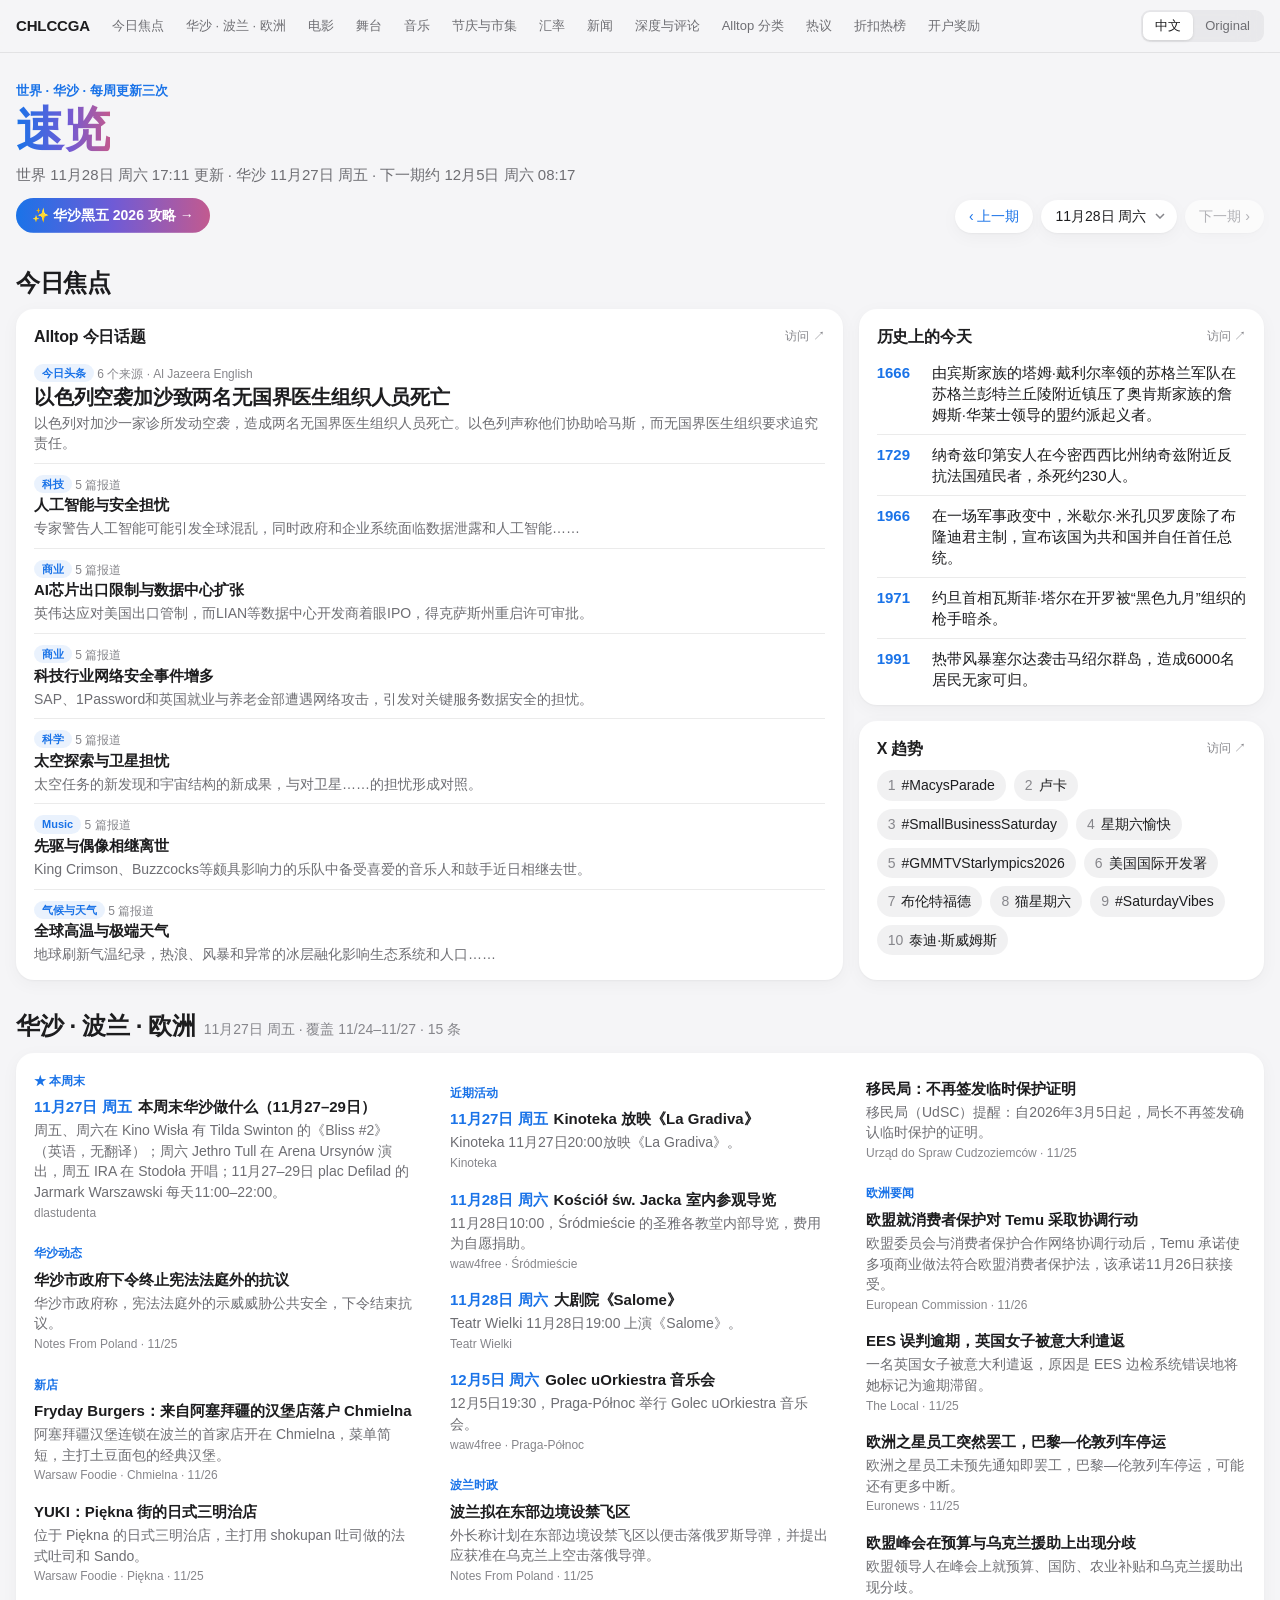
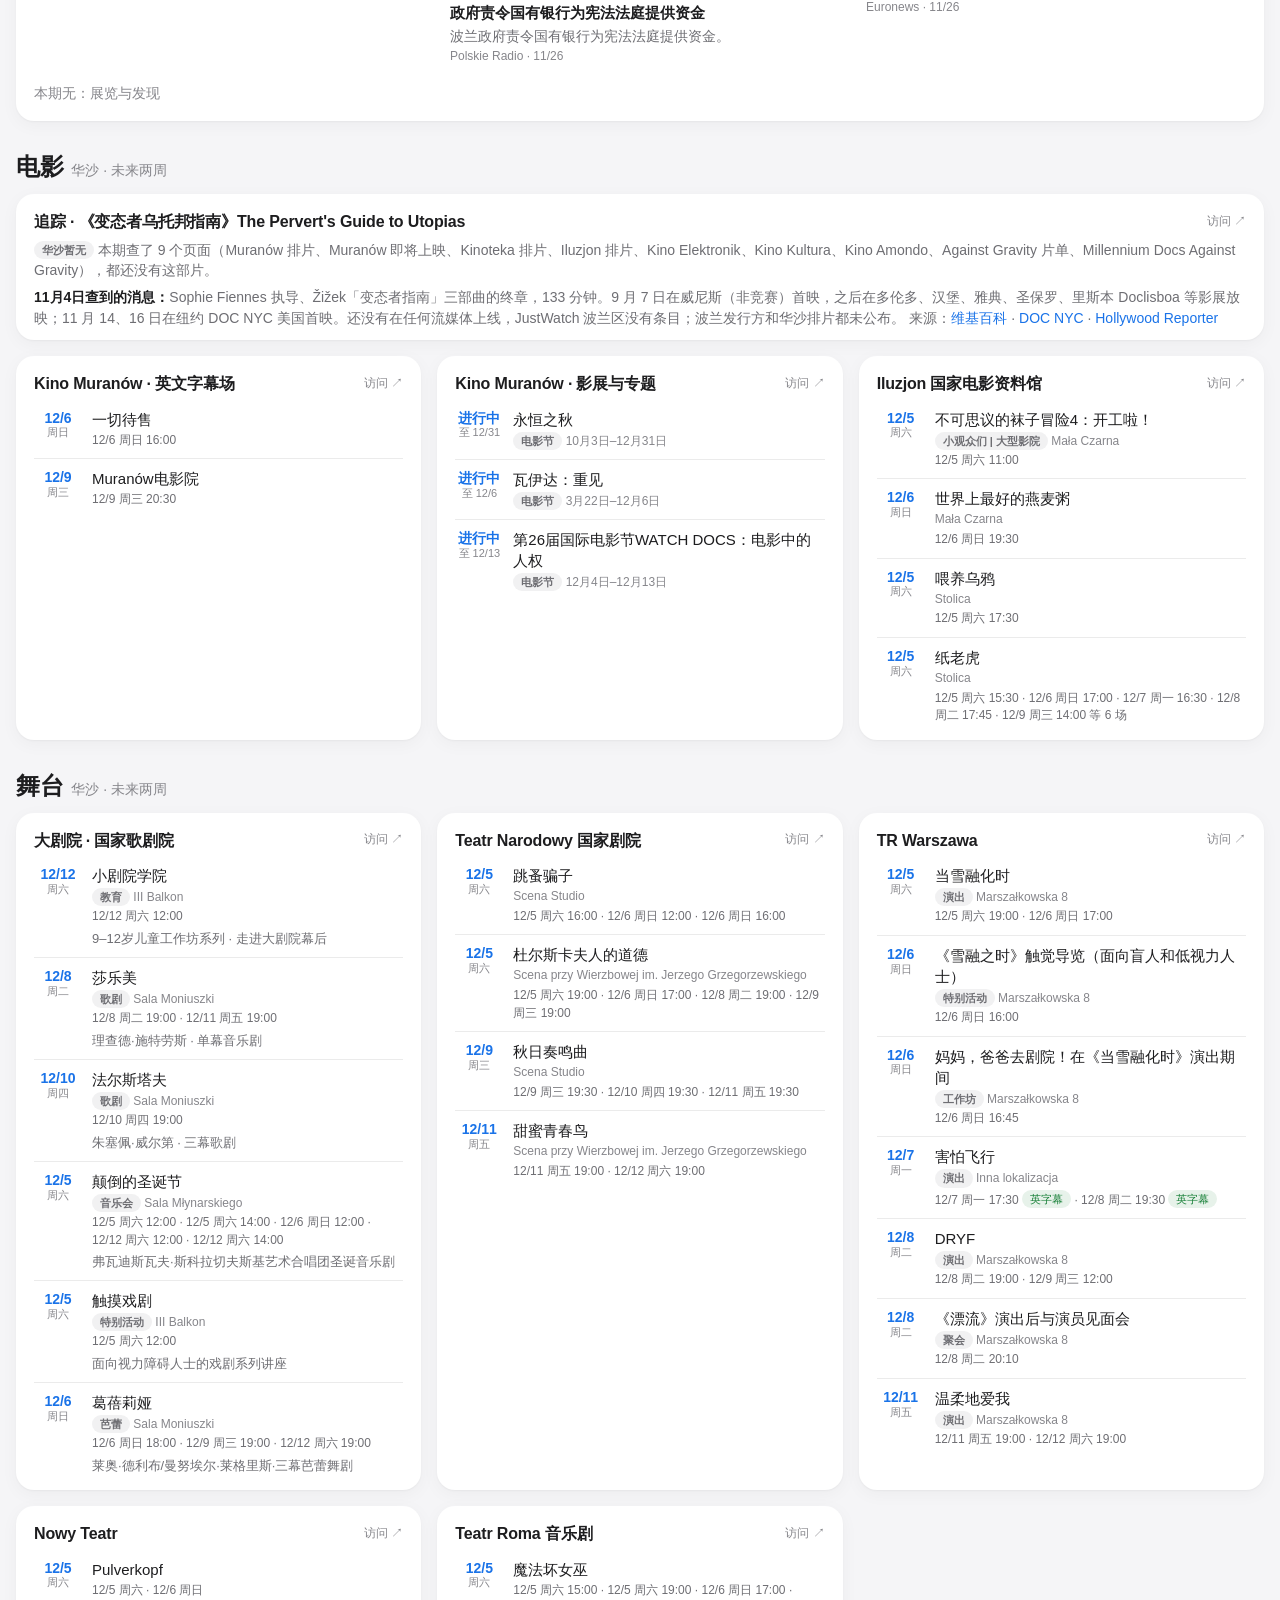
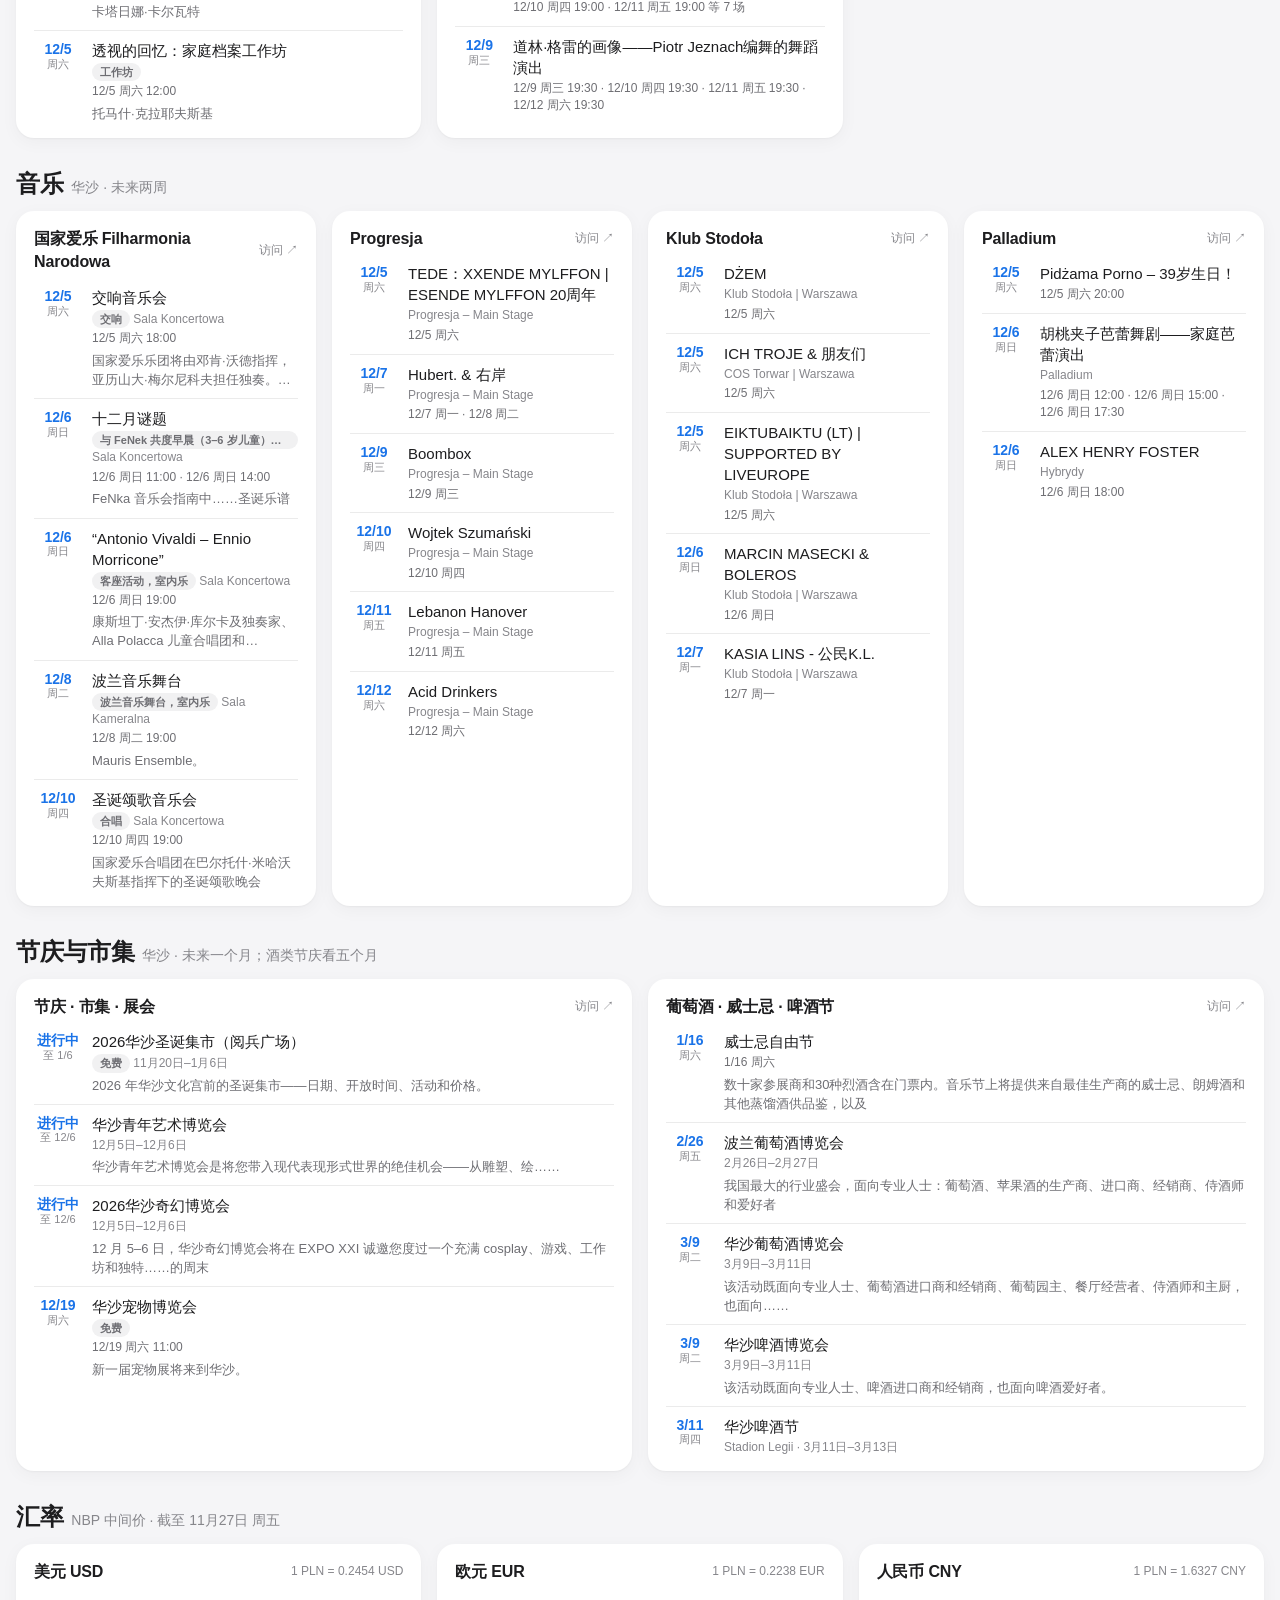
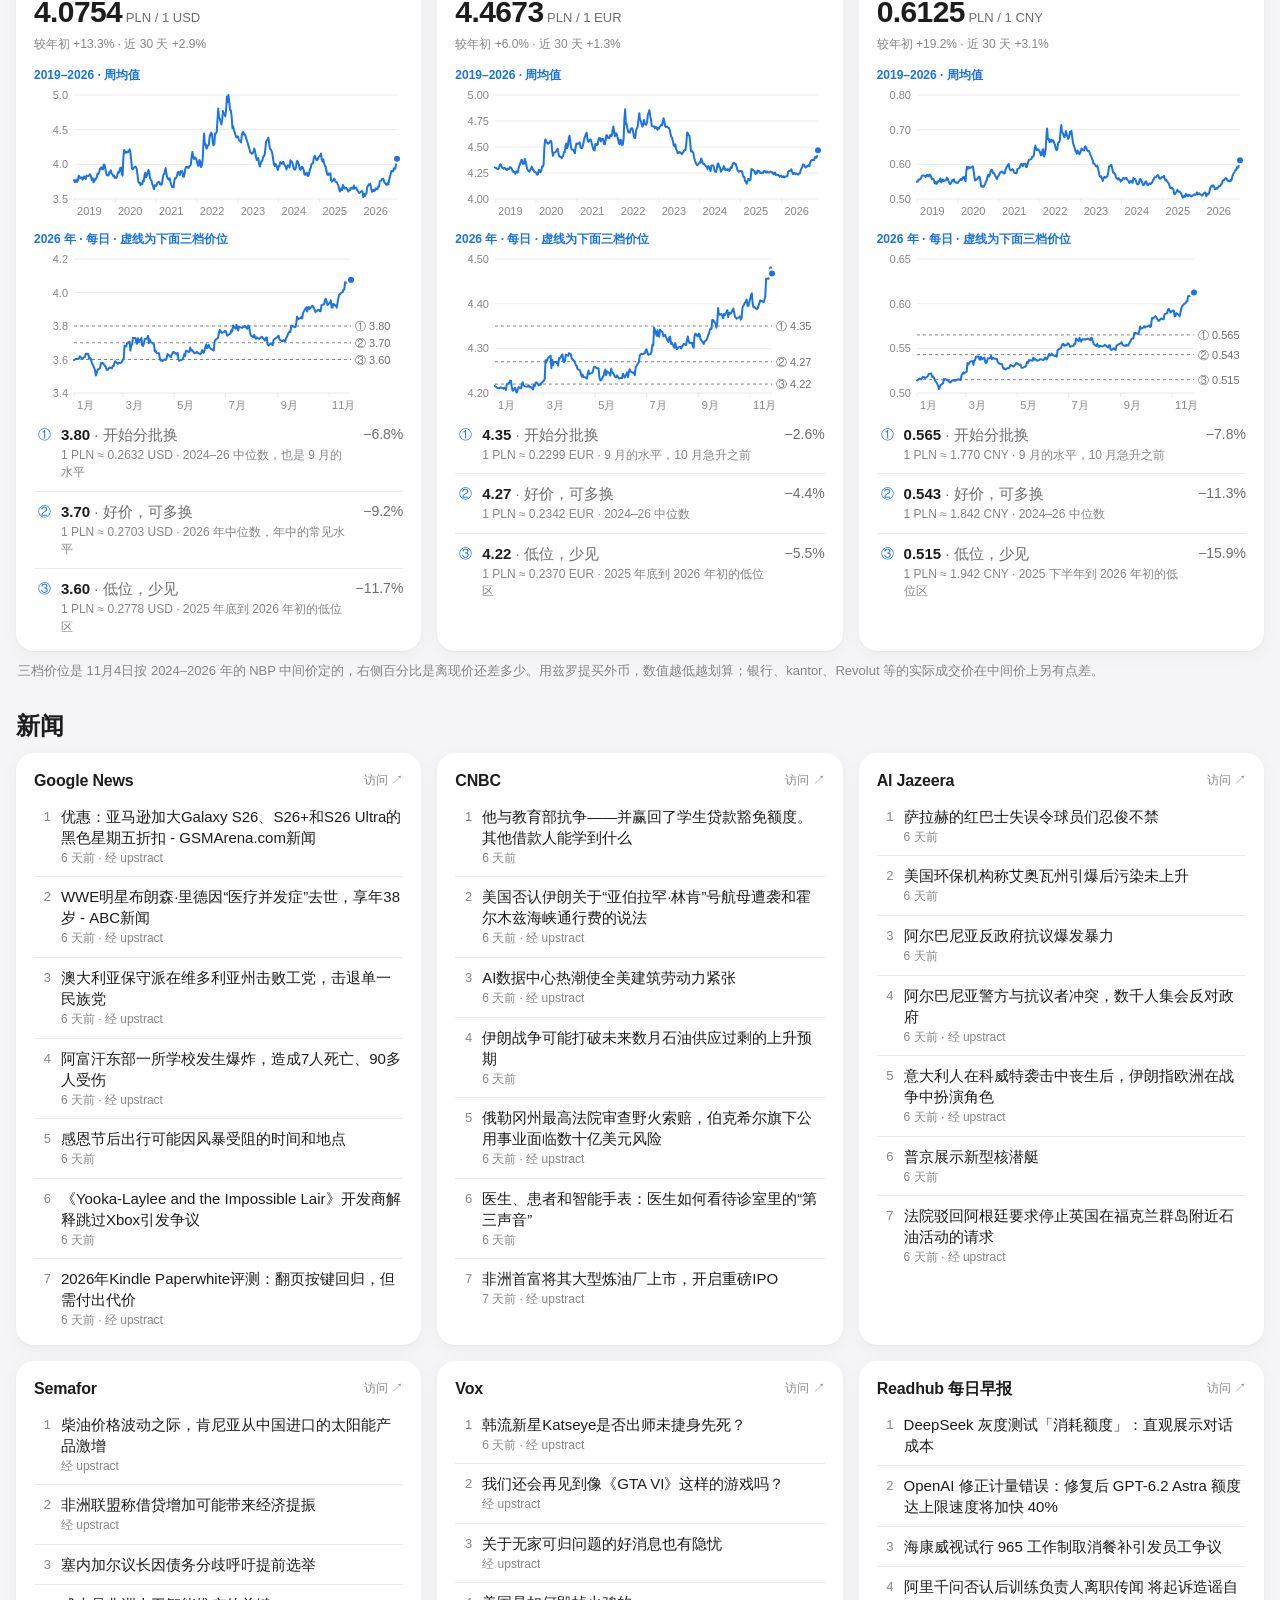
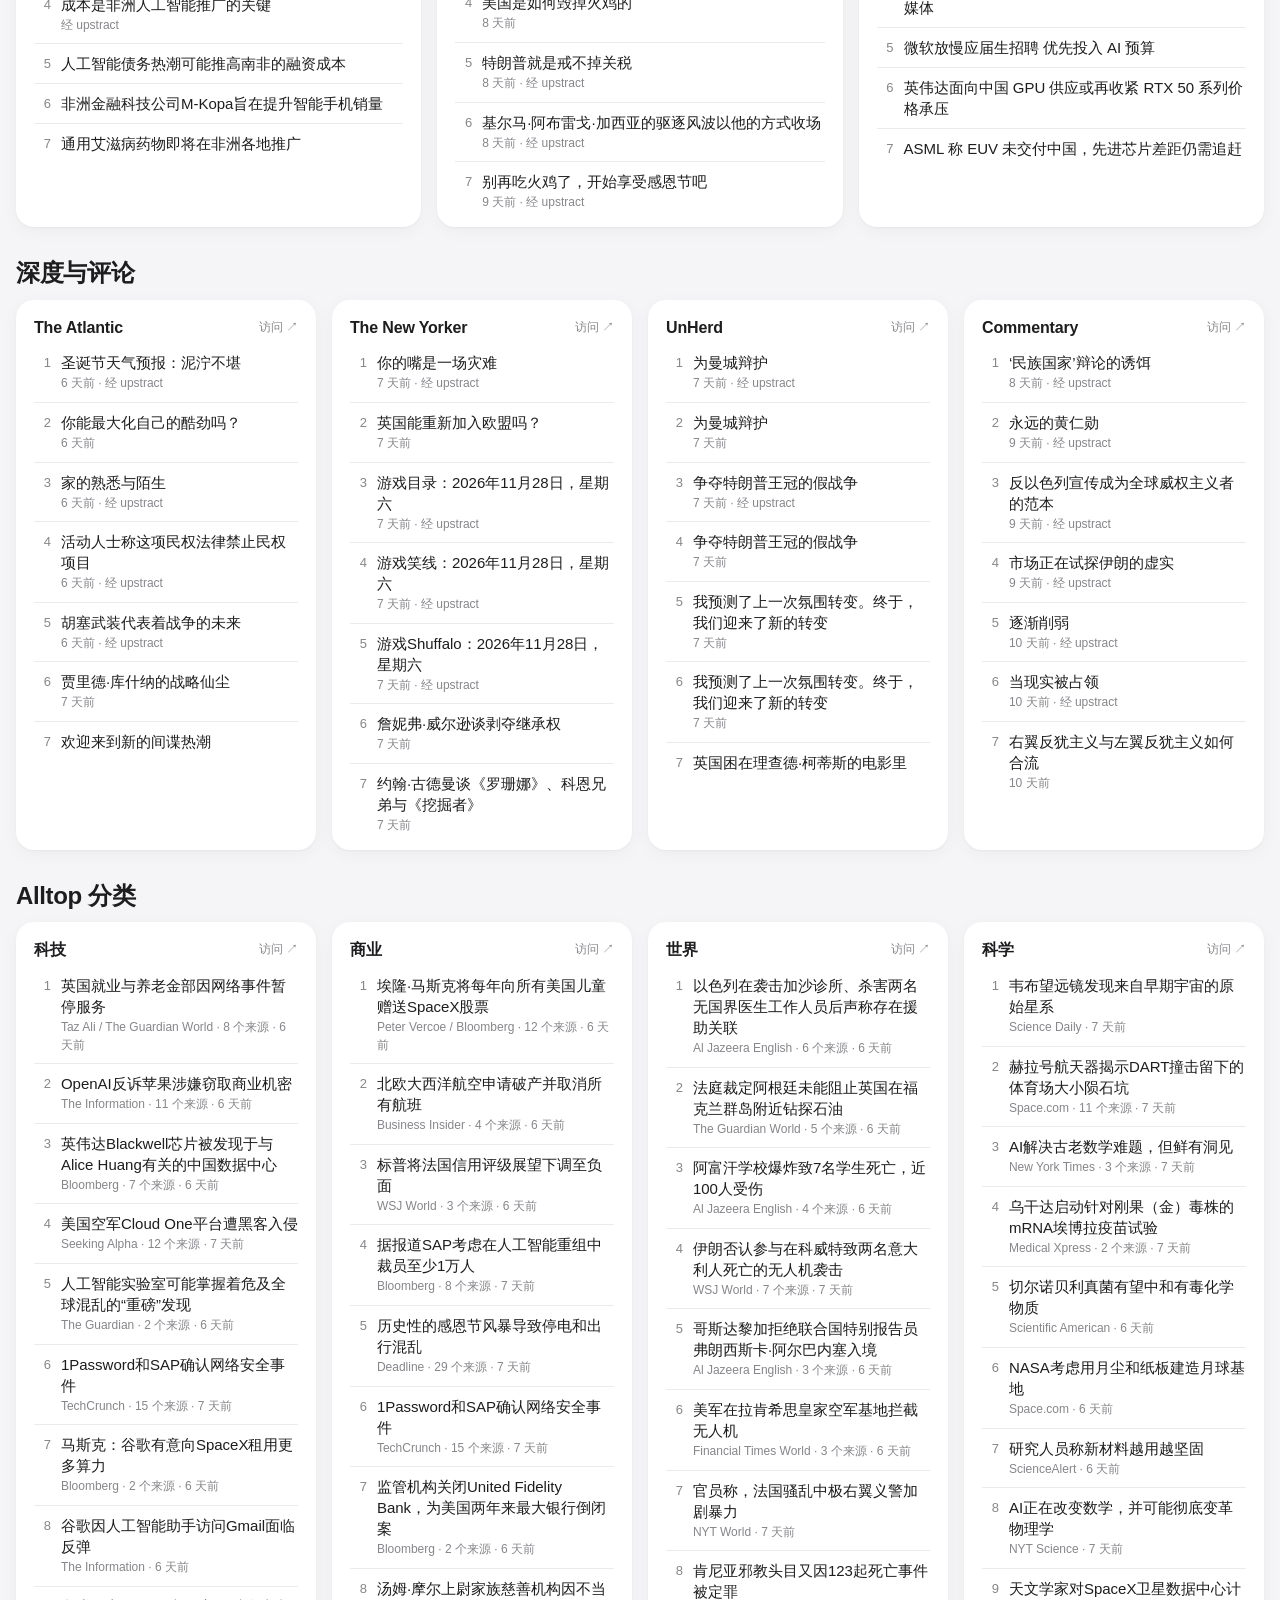
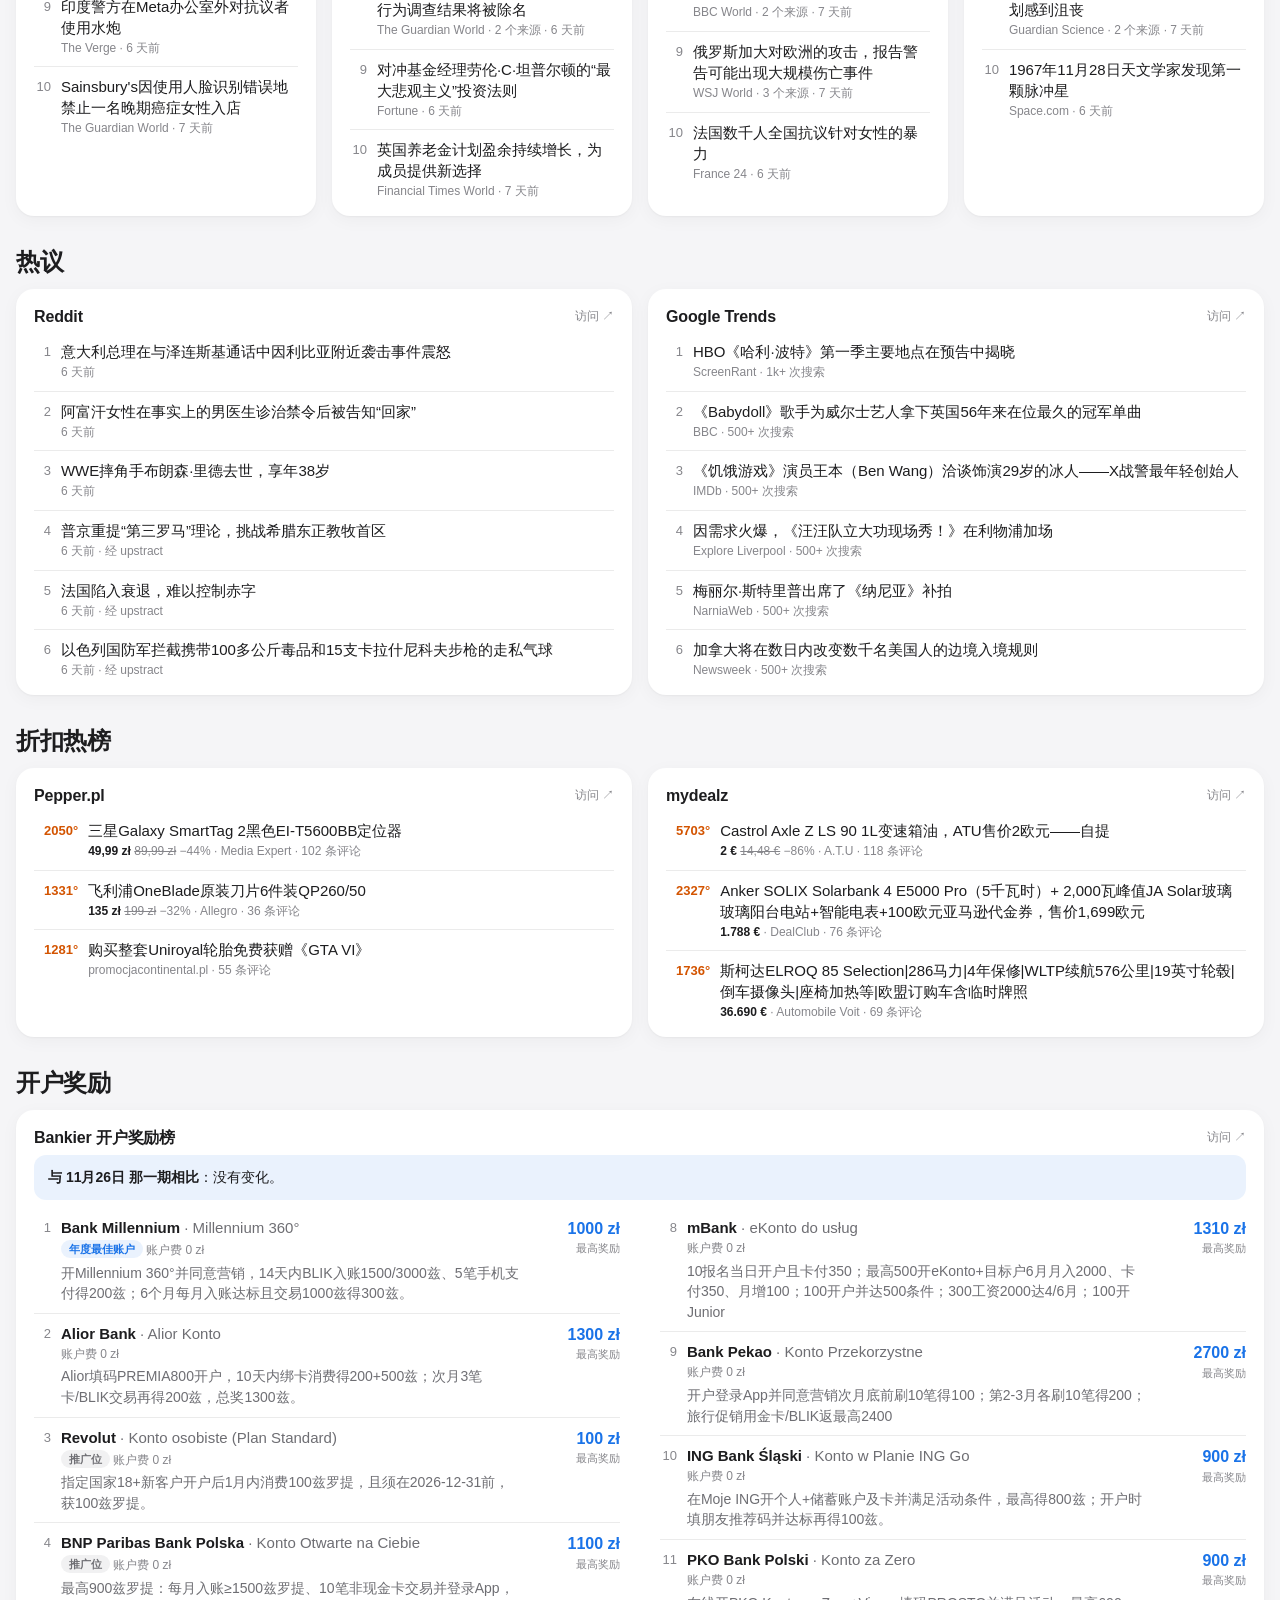
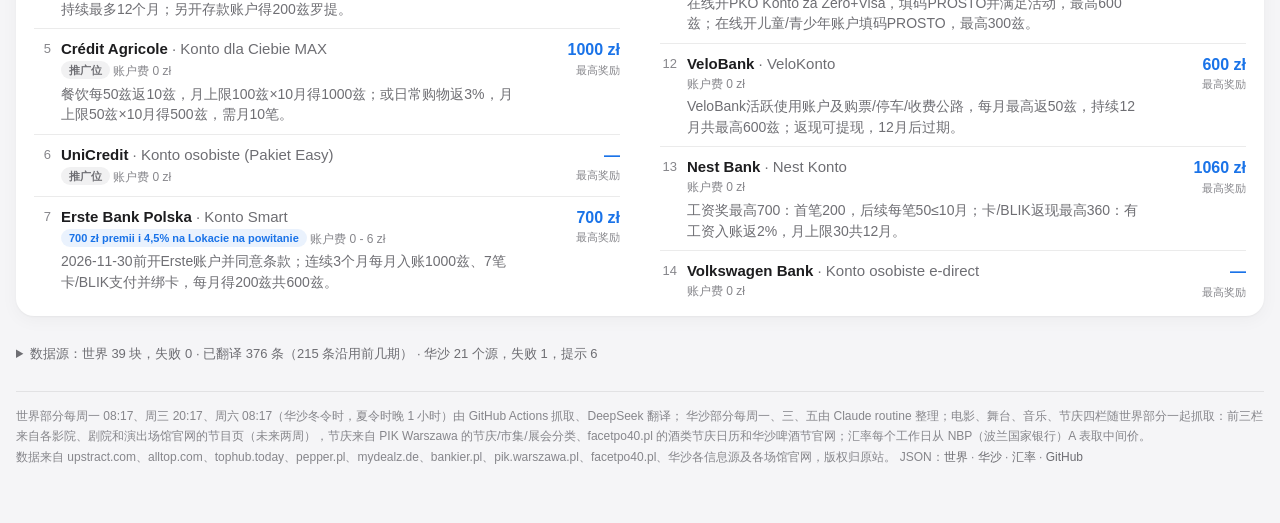
<file: brief/index.html>
<!doctype html>
<html lang="zh-CN">
<head>
<meta charset="utf-8">
<title>速览</title>
<link rel="canonical" href="../">
<script>location.replace("../" + location.search + location.hash);</script>
</head>
<body>
<p>全球速览已并入首页：<a href="../">打开速览</a></p>
</body>
</html>
</file>
<file: assets/site.css>
/* Look of the site (index.html). Apple-style: neutral greys, white cards, one accent (Gemini / Google blue). */
:root {
  --bg: #f5f5f7;
  --card: #ffffff;
  --text: #1d1d1f;
  --text-2: #6e6e73;
  --text-3: #86868b;
  --sep: rgba(0, 0, 0, .08);
  --fill: rgba(118, 118, 128, .1);
  --accent: #1a73e8;
  --accent-soft: rgba(26, 115, 232, .09);
  --accent-grad: linear-gradient(90deg, #1a73e8 0%, #6f5bd6 55%, #c25a8f 100%);
  --heat: #d35400;
  --ok: #188038;
  --bad: #d93025;
  --nav-bg: rgba(245, 245, 247, .8);
  --shadow: 0 1px 2px rgba(0, 0, 0, .04), 0 4px 18px rgba(0, 0, 0, .04);
  --radius: 18px;
  --gap: 16px;
  color-scheme: light;
}
@media (prefers-color-scheme: dark) {
  :root {
    --bg: #000000;
    --card: #1c1c1e;
    --text: #f5f5f7;
    --text-2: #a1a1a6;
    --text-3: #86868b;
    --sep: rgba(255, 255, 255, .1);
    --fill: rgba(118, 118, 128, .24);
    --accent: #8ab4f8;
    --accent-soft: rgba(138, 180, 248, .13);
    --accent-grad: linear-gradient(90deg, #8ab4f8 0%, #b39ddb 55%, #f28b9b 100%);
    --heat: #fcad70;
    --ok: #81c995;
    --bad: #f28b82;
    --nav-bg: rgba(22, 22, 23, .8);
    --shadow: none;
    color-scheme: dark;
  }
}

* { box-sizing: border-box; }
html { -webkit-text-size-adjust: 100%; scroll-padding-top: 64px; }
body {
  margin: 0;
  background: var(--bg);
  color: var(--text);
  font: 15px/1.47 -apple-system, BlinkMacSystemFont, "SF Pro Text", "Helvetica Neue", "PingFang SC",
        "Hiragino Sans GB", "Segoe UI", "Microsoft YaHei", "Noto Sans CJK SC", sans-serif;
  -webkit-font-smoothing: antialiased;
}
a { color: inherit; text-decoration: none; }
a:hover { color: var(--accent); }
button, select { font: inherit; color: inherit; }

/* ---------- top bar: brand · section links · language ---------- */
.topbar {
  position: sticky; top: 0; z-index: 10;
  background: var(--nav-bg);
  -webkit-backdrop-filter: saturate(180%) blur(20px);
  backdrop-filter: saturate(180%) blur(20px);
  border-bottom: 1px solid var(--sep);
}
.topbar-inner {
  max-width: 1280px; margin: 0 auto; padding: 0 16px; height: 52px;
  display: flex; align-items: center; gap: 12px;
}
.brand { font-weight: 600; font-size: 15px; letter-spacing: -.01em; white-space: nowrap; }
.secnav {
  flex: 1; min-width: 0; display: flex; gap: 2px; overflow-x: auto; scrollbar-width: none;
  -webkit-mask-image: linear-gradient(90deg, #000 90%, transparent);
  mask-image: linear-gradient(90deg, #000 90%, transparent);
}
.secnav::-webkit-scrollbar { display: none; }
.secnav a { flex: none; padding: 5px 10px; border-radius: 999px; font-size: 13px; color: var(--text-2); }
.secnav a:hover { color: var(--text); background: var(--fill); }
.seg { flex: none; display: inline-flex; padding: 2px; border-radius: 9px; background: var(--fill); }
.seg button {
  border: 0; background: none; padding: 4px 12px; border-radius: 7px; font-size: 13px;
  color: var(--text-2); cursor: pointer; white-space: nowrap;
}
.seg button.on { background: var(--card); color: var(--text); font-weight: 500; box-shadow: 0 1px 3px rgba(0, 0, 0, .12); }

/* ---------- page head ---------- */
.wrap { max-width: 1280px; margin: 0 auto; padding: 0 16px 56px; }
.hero { display: flex; align-items: flex-end; justify-content: space-between; gap: 16px 24px; flex-wrap: wrap; padding: 28px 0 4px; }
.eyebrow { color: var(--accent); font-size: 13px; font-weight: 600; margin: 0 0 4px; }
.hero h1 { font-size: clamp(32px, 5vw, 48px); line-height: 1.08; letter-spacing: -.025em; font-weight: 700; margin: 0; }
.hero h1 .grad { background: var(--accent-grad); -webkit-background-clip: text; background-clip: text; color: transparent; }
.hero .sub { color: var(--text-2); font-size: 15px; margin: 8px 0 0; }
.issue-nav { display: flex; align-items: center; gap: 8px; }
.pill-btn {
  display: inline-flex; align-items: center; padding: 6px 14px; border-radius: 999px;
  background: var(--card); box-shadow: var(--shadow); font-size: 14px; color: var(--accent); white-space: nowrap;
}
.pill-btn.off { color: var(--text-3); pointer-events: none; opacity: .6; }
.issue-nav select {
  appearance: none; -webkit-appearance: none; border: 0; padding: 6px 30px 6px 14px; border-radius: 999px;
  background: var(--card) url("data:image/svg+xml,%3Csvg xmlns='http://www.w3.org/2000/svg' width='10' height='6'%3E%3Cpath d='M1 1l4 4 4-4' fill='none' stroke='%2386868b' stroke-width='1.5'/%3E%3C/svg%3E") no-repeat right 12px center;
  box-shadow: var(--shadow); font-size: 14px; cursor: pointer;
}
.notice { margin: 12px 0 0; padding: 10px 14px; border-radius: 12px; font-size: 14px; background: var(--accent-soft); color: var(--text-2); }
.notice.bad { background: rgba(217, 48, 37, .08); color: var(--bad); }
.notice a { color: var(--accent); font-weight: 500; }

/* ---------- sections and grid ----------
   Each section sets its column count from its card count (.c1–.c4) so rows are always full;
   grid items stretch, so every card in a row has the same height. */
section.group { margin-top: 32px; }
section.group > h2 { font-size: 24px; line-height: 1.2; letter-spacing: -.015em; font-weight: 700; margin: 0 0 12px; }
section.group > h2 small { font-size: 14px; font-weight: 400; color: var(--text-3); letter-spacing: 0; margin-left: 8px; }
.grid { display: grid; gap: var(--gap); grid-template-columns: repeat(var(--cols), minmax(0, 1fr)); }
.grid.c1 { --cols: 1; }
.grid.c2 { --cols: 2; }
.grid.c3 { --cols: 3; }
.grid.c4 { --cols: 4; }
.span2 { grid-column: span 2; }
.full { grid-column: 1 / -1; }
.stack { display: flex; flex-direction: column; gap: var(--gap); min-width: 0; }
.stack > .card:last-child { flex: 1; }
@media (max-width: 1100px) {
  .grid.c3, .grid.c4 { --cols: 2; }
  .grid.lead .span2 { grid-column: 1 / -1; }
  .grid.lead .stack { grid-column: 1 / -1; flex-direction: row; }
  .grid.lead .stack > .card { flex: 1; }
}
@media (max-width: 700px) {
  .grid.c2, .grid.c3, .grid.c4 { --cols: 1; }
  .grid.lead .stack { flex-direction: column; }
}

/* ---------- card ---------- */
.card { background: var(--card); border-radius: var(--radius); box-shadow: var(--shadow); padding: 16px 18px 6px; min-width: 0; }
.card-head { display: flex; align-items: center; gap: 9px; margin-bottom: 4px; }
.card-head img { width: 18px; height: 18px; border-radius: 4px; flex: none; }
.card-head h3 { font-size: 16px; font-weight: 600; letter-spacing: -.01em; margin: 0; flex: 1; min-width: 0; }
.card-head .home { color: var(--text-3); font-size: 12px; white-space: nowrap; }
.card-head .home:hover { color: var(--accent); }
.card .fail, .card .empty { color: var(--text-3); font-size: 14px; padding: 8px 0 12px; margin: 0; }
.sub-h { font-size: 12px; font-weight: 600; color: var(--accent); margin: 12px 0 0; }
.card-head + .sub-h { margin-top: 4px; }

ol.items { list-style: none; margin: 0; padding: 0; }
ol.items > li { display: flex; gap: 10px; padding: 9px 0; border-top: 1px solid var(--sep); }
ol.items > li:first-child { border-top: 0; }
.rank { flex: none; width: 1.3em; text-align: right; color: var(--text-3); font-size: 13px; line-height: 21px; font-variant-numeric: tabular-nums; }
.body { min-width: 0; flex: 1; }
.t { display: block; font-size: 15px; line-height: 1.4; overflow-wrap: anywhere; }
.t.strong { font-weight: 600; }
.meta { color: var(--text-3); font-size: 12px; margin-top: 2px; }
.meta .dot::before { content: " · "; }
.tag { display: inline-block; padding: 1px 8px; border-radius: 999px; font-size: 11px; font-weight: 600; background: var(--accent-soft); color: var(--accent); vertical-align: 1px; }
.tag.gray { background: var(--fill); color: var(--text-2); }
.summary { color: var(--text-2); font-size: 14px; margin-top: 3px; }
.when { color: var(--accent); font-weight: 600; margin-right: 6px; }
.dim { color: var(--text-2); font-weight: 400; }

/* threads (lead card) */
.threads li.lead .t { font-size: 20px; font-weight: 600; letter-spacing: -.01em; line-height: 1.3; }
.threads .t { font-weight: 600; }

/* trends: chips */
.trend-chips { display: flex; flex-wrap: wrap; gap: 8px; padding: 6px 0 12px; }
.trend-chips a { padding: 5px 11px; border-radius: 999px; font-size: 14px; background: var(--fill); }
.trend-chips a b { color: var(--text-3); font-weight: 500; margin-right: 6px; font-variant-numeric: tabular-nums; }

/* deals */
.temp { flex: none; min-width: 3.4em; text-align: right; color: var(--heat); font-weight: 600; font-size: 13px; line-height: 21px; font-variant-numeric: tabular-nums; }
.price { color: var(--text); font-weight: 600; }
.price-old { text-decoration: line-through; }
li.expired { opacity: .5; }

/* bank: two columns of rows on wide screens */
.changes { background: var(--accent-soft); border-radius: 12px; padding: 12px 14px; margin: 6px 0 8px; font-size: 14px; }
.changes b { font-weight: 600; }
.changes ul { margin: 4px 0 0; padding-left: 18px; columns: 2 320px; column-gap: 32px; }
ol.bank { columns: 2; column-gap: 40px; }
ol.bank > li { break-inside: avoid; }
ol.bank > li:first-child, ol.bank > li:nth-child(8) { border-top: 0; }
@media (max-width: 900px) { ol.bank { columns: 1; } ol.bank > li:nth-child(8) { border-top: 1px solid var(--sep); } }
.bank .who { font-weight: 600; }
.bank .bonus { flex: none; text-align: right; font-size: 16px; font-weight: 600; color: var(--accent); font-variant-numeric: tabular-nums; white-space: nowrap; min-width: 5.5em; }
.bank .bonus small { display: block; font-size: 11px; font-weight: 400; color: var(--text-3); }

/* on this day */
.year { flex: none; width: 3em; color: var(--accent); font-weight: 600; font-variant-numeric: tabular-nums; line-height: 21px; }

/* Warsaw digest: one wide card, items flow through balanced columns */
.flow { columns: 3 300px; column-gap: 36px; padding-top: 2px; }
/* spacing instead of rules: a rule would show at the top of every column the flow breaks into */
.w-item { break-inside: avoid; padding: 7px 0 9px; }
.w-item.first { padding-top: 14px; }
.flow > .w-item:first-child { padding-top: 2px; }
.w-item .sub-h { margin: 0 0 6px; }

/* Warsaw what's-on: date of the next show on the left, all shows in the next two weeks under the title */
.evd { flex: none; width: 3.2em; text-align: center; line-height: 1.2; padding-top: 1px; }
.evd b { display: block; color: var(--accent); font-weight: 600; font-size: 14px; font-variant-numeric: tabular-nums; white-space: nowrap; }
.evd small { display: block; color: var(--text-3); font-size: 11px; white-space: nowrap; }
.shows { color: var(--text-2); font-size: 12px; margin-top: 2px; font-variant-numeric: tabular-nums; }
.tag.en { background: rgba(24, 128, 56, .1); color: var(--ok); font-weight: 500; }
.ev-meta .tag { max-width: 100%; overflow: hidden; text-overflow: ellipsis; white-space: nowrap; vertical-align: bottom; }
.ev-sum { font-size: 13px; display: -webkit-box; -webkit-line-clamp: 2; -webkit-box-orient: vertical; overflow: hidden; }

/* Watched film: one wide card at the top of the film section */
.card.watch { margin-bottom: var(--gap); padding-bottom: 12px; }
.watch-line { font-size: 14px; color: var(--text-2); margin: 6px 0 0; }
.watch-line b { color: var(--text); font-weight: 600; }
.watch-line a, .watch-hits a { color: var(--accent); }
.watch-line.dim { font-size: 12px; color: var(--text-3); }
.watch-hits { margin: 4px 0 0; padding-left: 18px; font-size: 13px; color: var(--text-2); }

/* Exchange rates: one card per currency, two line charts each */
.fx-now { padding: 2px 0 2px; }
.fx-val { font-size: 30px; font-weight: 600; letter-spacing: -.02em; }
.fx-unit { color: var(--text-2); font-size: 13px; }
.fx-chart { position: relative; margin: 4px 0 2px; }
.fx-chart svg { display: block; overflow: visible; touch-action: pan-y; }
.fx-chart text { font-size: 11px; fill: var(--text-3); font-variant-numeric: tabular-nums; }
.fx-chart .grid { stroke: var(--sep); stroke-width: 1; }
.fx-chart .line { fill: none; stroke: var(--accent); stroke-width: 2; stroke-linejoin: round; stroke-linecap: round; }
.fx-chart .dot { fill: var(--accent); stroke: var(--card); stroke-width: 2; }
.fx-chart .level { stroke: var(--text-3); stroke-width: 1; stroke-dasharray: 3 3; }
.fx-chart .level-t { fill: var(--text-2); }
.fx-chart .cross { stroke: var(--text-3); stroke-width: 1; }
.fx-tip {
  position: absolute; top: -6px; pointer-events: none; white-space: nowrap; font-size: 12px;
  background: var(--card); border: 1px solid var(--sep); border-radius: 8px; padding: 3px 8px; box-shadow: var(--shadow);
}
.fx-tip b { font-size: 14px; font-weight: 600; font-variant-numeric: tabular-nums; }
.fx-tip span { color: var(--text-2); margin-left: 6px; }
.fx-levels { margin-top: 4px; }
.fx-levels .rank { color: var(--accent); }
.fx-levels .t b { font-weight: 600; font-variant-numeric: tabular-nums; }
.fx-gap { flex: none; color: var(--text-2); font-size: 14px; font-variant-numeric: tabular-nums; line-height: 21px; }
.fx-note { color: var(--text-3); font-size: 13px; margin: 10px 2px 0; }

/* ---------- footer ---------- */
details.status { margin-top: 28px; font-size: 13px; color: var(--text-2); }
details.status summary { cursor: pointer; }
details.status h4 { font-size: 13px; margin: 10px 0 2px; }
details.status ul { margin: 0; columns: 2 300px; }
details.status li.ok::marker { color: var(--ok); }
details.status li.fail::marker { color: var(--bad); }
details.status li.warn::marker { color: var(--heat); }
footer.site { margin-top: 28px; padding-top: 14px; border-top: 1px solid var(--sep); color: var(--text-3); font-size: 12px; line-height: 1.7; }
footer.site a { color: var(--text-2); }
footer.site a:hover { color: var(--accent); }
.error { color: var(--bad); }

@media (max-width: 560px) {
  .brand { display: none; }
  .hero { padding-top: 20px; }
  .card { padding: 14px 14px 4px; }
}

/* ---------- Black Friday guide link in the hero: flowing gradient, glow, light sweep ---------- */
.bf-link {
  position: relative; overflow: hidden; isolation: isolate;
  display: inline-flex; align-items: center; margin-top: 12px; padding: 7px 16px; border-radius: 999px;
  font-size: 14px; font-weight: 600; color: #fff; white-space: nowrap;
  background: linear-gradient(90deg, #1a73e8, #6f5bd6, #c25a8f, #6f5bd6, #1a73e8) 0 50% / 200% 100%;
  animation: bf-flow 5s linear infinite, bf-glow 2.4s ease-in-out infinite;
}
.bf-link:hover { color: #fff; transform: translateY(-1px); }
.bf-link::after {
  content: ""; position: absolute; z-index: -1; top: 0; left: -60%; width: 40%; height: 100%;
  background: linear-gradient(100deg, transparent, rgba(255, 255, 255, .75), transparent);
  transform: skewX(-20deg); animation: bf-sweep 2.6s ease-in-out infinite;
}
@keyframes bf-flow { to { background-position: 200% 50%; } }
@keyframes bf-glow {
  0%, 100% { box-shadow: 0 2px 8px rgba(26, 115, 232, .25); }
  50% { box-shadow: 0 0 20px 3px rgba(194, 90, 143, .5), 0 2px 8px rgba(26, 115, 232, .3); }
}
@keyframes bf-sweep { 0% { left: -60%; } 55%, 100% { left: 130%; } }
@media (prefers-reduced-motion: reduce) { .bf-link, .bf-link::after { animation: none; } }
</file>
